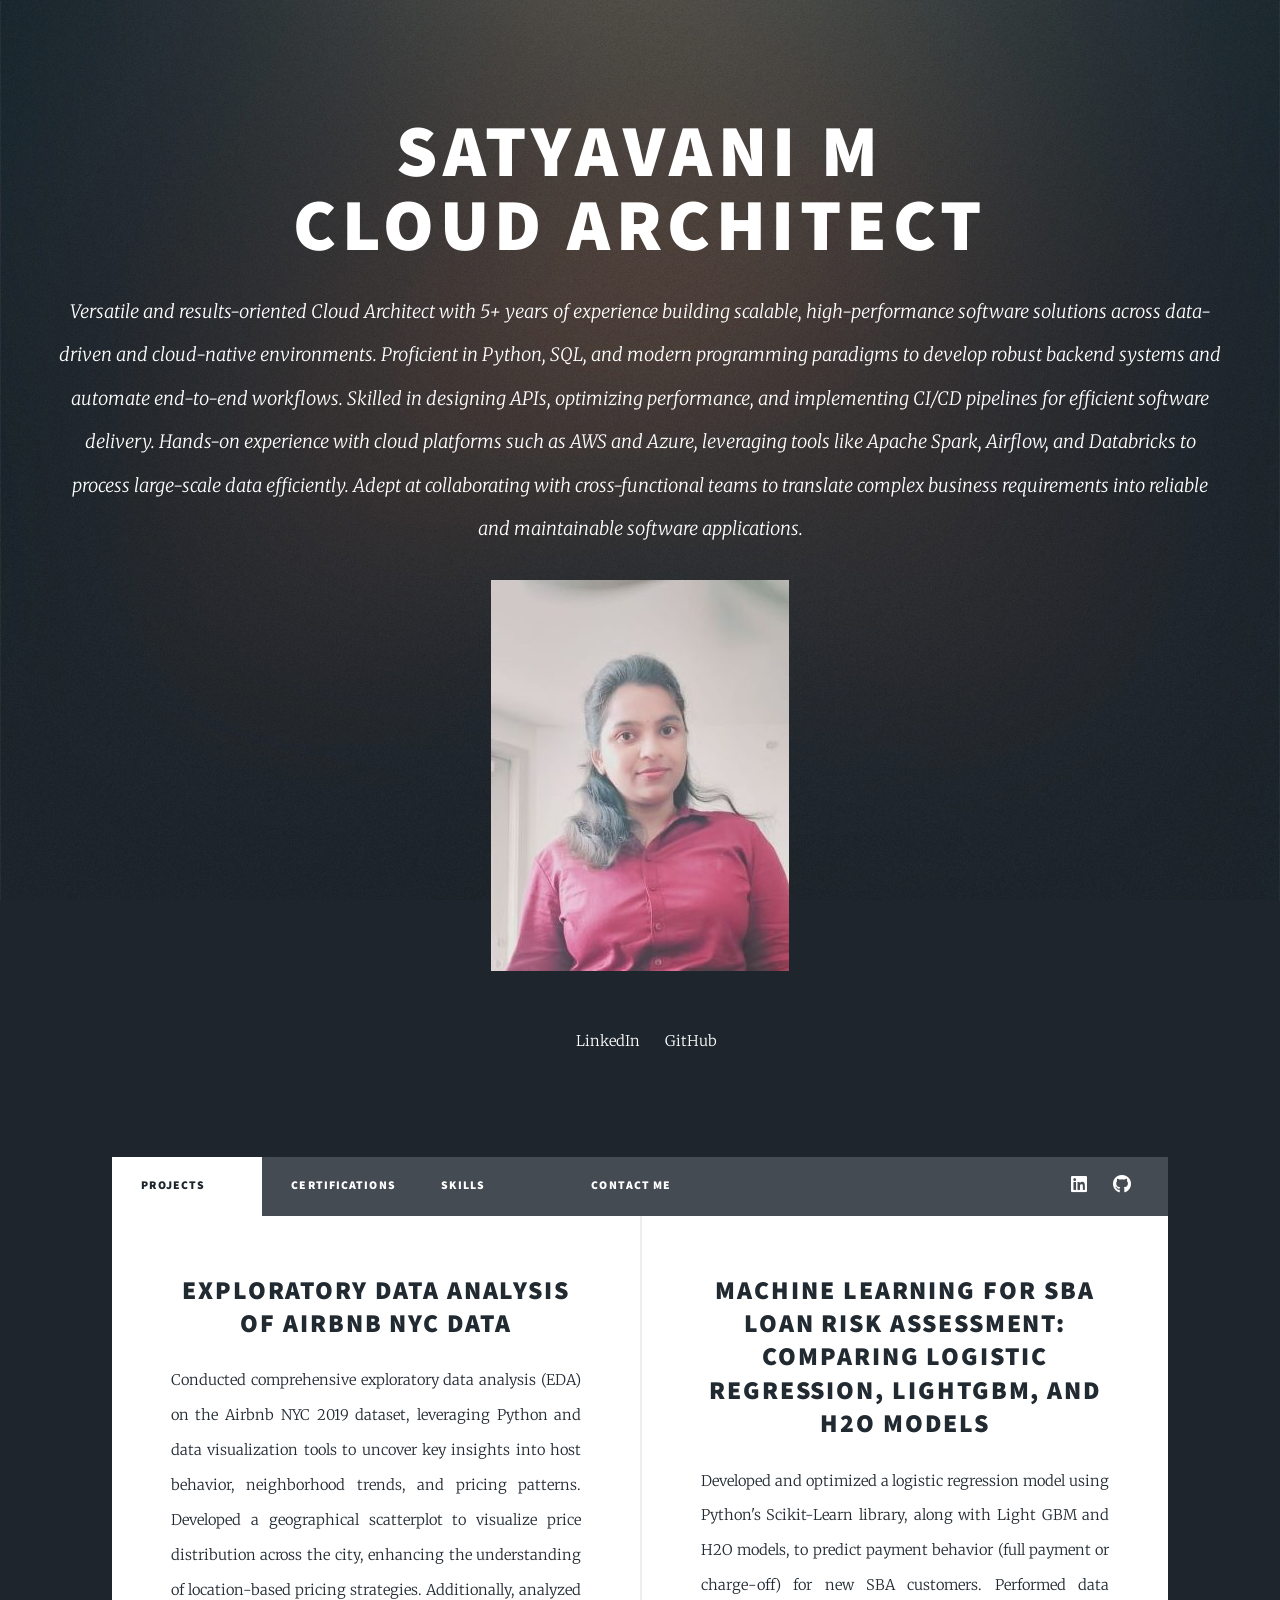
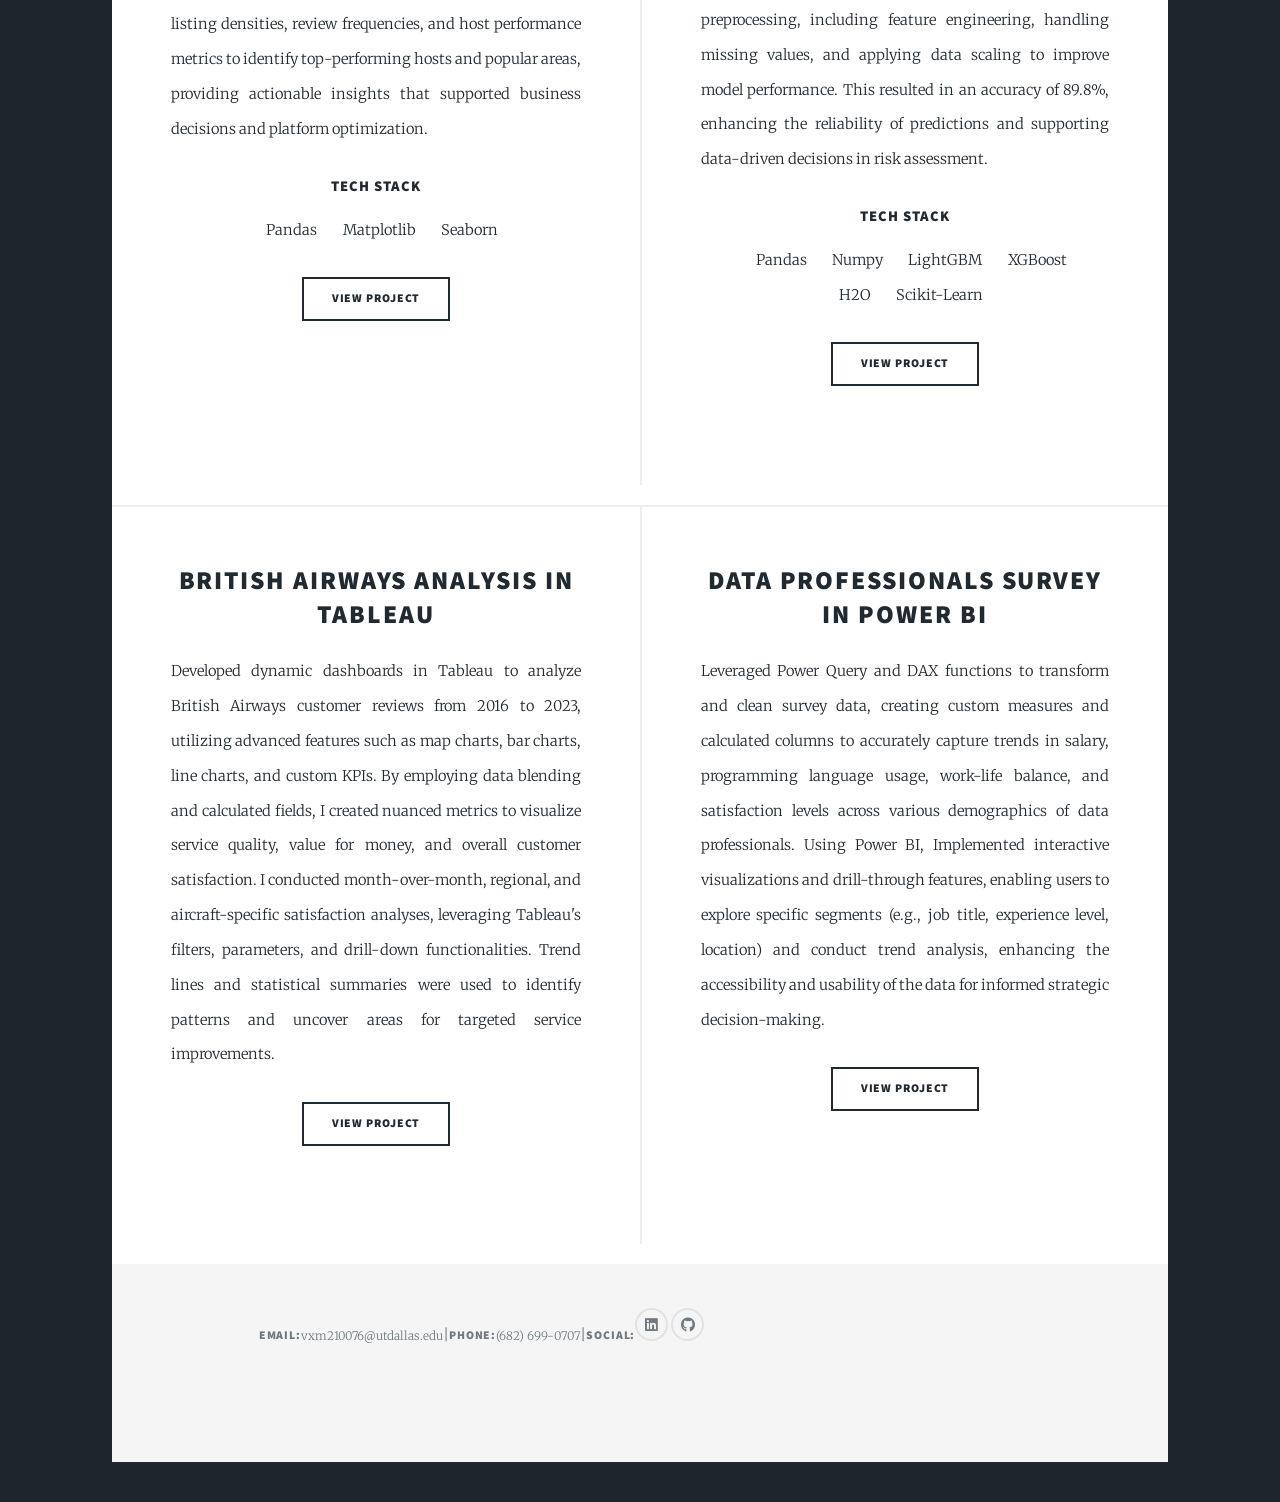
<file: index.html>
<!DOCTYPE HTML>
<!--
	Massively by HTML5 UP
	html5up.net | @ajlkn
	Free for personal and commercial use under the CCA 3.0 license (html5up.net/license)
-->
<html>
	<head>
		<title>Satyavani Marneedi Portfolio</title>
		<meta charset="utf-8" />
		<meta name="viewport" content="width=device-width, initial-scale=1, user-scalable=no" />
		<link rel="stylesheet" href="assets/css/main.css" />
		<noscript><link rel="stylesheet" href="assets/css/noscript.css" /></noscript>
	</head>
	<body class="is-preload">

		<!-- Wrapper -->
			<div id="wrapper" class="fade-in">

				<!-- Intro -->
					<div id="intro">
						<h1>SatyaVani M<br />
						Cloud Architect</h1>
						<p>Versatile and results-oriented Cloud Architect with 5+ years of experience building scalable, high-performance software solutions across data-driven and cloud-native environments. Proficient in Python, SQL, and modern programming paradigms to develop robust backend systems and automate end-to-end workflows. Skilled in designing APIs, optimizing performance, and implementing CI/CD pipelines for efficient software delivery. Hands-on experience with cloud platforms such as AWS and Azure, leveraging tools like Apache Spark, Airflow, and Databricks to process large-scale data efficiently. Adept at collaborating with cross-functional teams to translate complex business requirements into reliable and maintainable software applications.

</p>
						<a href="#" class="none"><img src="images/Vani_Portfolio.jpg" alt="" /></a>
						
						
						
						<ul class="inline-list">
							<li><a href="https://www.linkedin.com/in/vani-satya/" class="LinkedIn"><span class="label">LinkedIn</span></a></li> 
							<li><a href="https://github.com/vanisatya" class="Github"><span class="label">GitHub</span></a></li>	
						
					</div>


				<!-- Header -->
					<header id="header">
						<a href="index.html" class="logo">Projects</a>
					</header>

				<!-- Nav -->
					<nav id="nav">
						<ul class="links">
							<li class="active"><a href="index.html">Projects</a></li>
							<li><a href="generic.html">Certifications</a></li>
							<li><a href="elements.html">Skills</a></li>
							<li><a href="contact.html">Contact ME</a></li>
						</ul>
						<ul class="icons">
							
							<li><a href="https://www.linkedin.com/in/vani-satya/"class="icon brands alt fa-linkedin"><span class="label">LinkedIn</span></a></li>
							<li><a href="https://github.com/vanisatya" class="icon brands fa-github"><span class="label">GitHub</span></a></li>
						</ul>
					</nav>

				<!-- Main -->
					<div id="main">

						<!-- Featured Post -->
							

						<!-- Posts -->
							<section class="posts">
								<article>
									<header>
										<h2><a href="https://github.com/vanisatya/Exploratory-Data-Analysis-and-Visualizations-of-Airbnb-NYC-Data">Exploratory Data Analysis of Airbnb NYC Data<br />
										</a></h2>
									</header>
									<p>Conducted comprehensive exploratory data analysis (EDA) on 
										the Airbnb NYC 2019 dataset, leveraging Python and 
										data visualization tools to uncover key insights into 
										host behavior, neighborhood trends, and pricing 
										patterns. Developed a geographical scatterplot to 
										visualize price distribution across the city, 
										enhancing the understanding of location-based pricing 
										strategies. Additionally, analyzed listing densities, 
										review frequencies, and host performance metrics to 
										identify top-performing hosts and popular areas, 
										providing actionable insights that supported business 
										decisions and platform optimization.</p>
										

										<header>	
										
											<h4>Tech Stack</h4>
										<ul class="inline-list">
											<li>Pandas</li> 
											<li>Matplotlib</li>	
											<li>Seaborn</li>
											
										</ul>
											
										</header>
										

									<ul class="actions special">
										<li><a href="https://github.com/vanisatya/Exploratory-Data-Analysis-and-Visualizations-of-Airbnb-NYC-Data" class="button">View Project</a></li>
									</ul>
								</article>
								<article>
									<header>
										<h2><a href="https://github.com/vanisatya/Logistic-Regression-on-SBA-Customer-data">Machine Learning for SBA Loan Risk Assessment: Comparing Logistic Regression, LightGBM, and H2O Models<br />
										</a></h2>
									</header>
									<p>Developed and optimized a logistic regression model using Python's Scikit-Learn library, along with Light GBM and H2O models, to predict payment behavior (full payment or charge-off) for new SBA customers. Performed data preprocessing, including feature engineering, handling missing values, and applying data scaling to improve model performance. This resulted in an accuracy of 89.8%, enhancing the reliability of predictions and supporting data-driven decisions in risk assessment.</p>
									<header>	
										
										<h4>Tech Stack</h4>
									<ul class="inline-list">
										<li>Pandas</li> 
										<li>Numpy</li>	
										<li>LightGBM</li>
										<li>XGBoost</li>
										<li>H2O</li>
										<li>Scikit-Learn</li>
									</ul>
										
									</header>
									
									
									
									<ul class="actions special">
										<li><a href="https://github.com/vanisatya/Logistic-Regression-on-SBA-Customer-data" class="button">View Project</a></li>
									</ul>
								</article>
						
								<article>
									<header>
										
										<h2><a href="https://github.com/vanisatya/Tableau_British_Airways_Analysis_project">British Airways Analysis in Tableau<br />
										</a></h2>
									</header>
									
									<p>Developed dynamic dashboards in Tableau to analyze British Airways customer reviews from 2016 to 2023, utilizing advanced features such as map charts, bar charts, line charts, and custom KPIs. By employing data blending and calculated fields, I created nuanced metrics to visualize service quality, value for money, and overall customer satisfaction. I conducted month-over-month, regional, and aircraft-specific satisfaction analyses, leveraging Tableau's filters, parameters, and drill-down functionalities. Trend lines and statistical summaries were used to identify patterns and uncover areas for targeted service improvements.</p>
									<ul class="actions special">
										<li><a href="https://github.com/vanisatya/Tableau_British_Airways_Analysis_project" class="button">View Project</a></li>
									</ul>
								</article>
								<article>
									<header>

										<h2><a href="https://github.com/vanisatya/PowerBI_Data-professionals-survey_project">Data Professionals survey in Power BI <br />
										</a></h2>
									</header>
								
									<p>Leveraged Power Query and DAX functions to transform and clean survey data, creating custom measures and calculated columns to accurately capture trends in salary, programming language usage, work-life balance, and satisfaction levels across various demographics of data professionals. Using Power BI, Implemented interactive visualizations and drill-through features, enabling users to explore specific segments (e.g., job title, experience level, location) and conduct trend analysis, enhancing the accessibility and usability of the data for informed strategic decision-making.</p>
									<ul class="actions special">
										<li><a href="https://github.com/vanisatya/PowerBI_Data-professionals-survey_project" class="button">View Project</a></li>
									</ul>
								</article>
								
							</section>

						

					</div>

				<!-- Footer -->
					<footer id="footer">
						<section class="split contact">
							<section>
								
								<h3> </h3>
								<h3>Email: </h3>
								<p><a href="#">vxm210076@utdallas.edu</a></p>
								<a>|</a>
								<h3>Phone: </h3>
								<p><a href="#">(682) 699-0707</a></p>
								<a>|</a>
								
								<h3>Social: </h3>
								<ul class="icons alt">
									<li><a href="https://www.linkedin.com/in/vani-satya/" class="icon brands alt fa-linkedin"><span class="label">LinkedIn</span></a>
									<a href="https://github.com/vanisatya" class="icon brands alt fa-github"><span class="label">GitHub</span></a></li>
								</ul>
							</section>
					
						</section>
					
			</div>

		<!-- Scripts -->
			<script src="assets/js/jquery.min.js"></script>
			<script src="assets/js/jquery.scrollex.min.js"></script>
			<script src="assets/js/jquery.scrolly.min.js"></script>
			<script src="assets/js/browser.min.js"></script>
			<script src="assets/js/breakpoints.min.js"></script>
			<script src="assets/js/util.js"></script>
			<script src="assets/js/main.js"></script>

	</body>
</html>
</file>
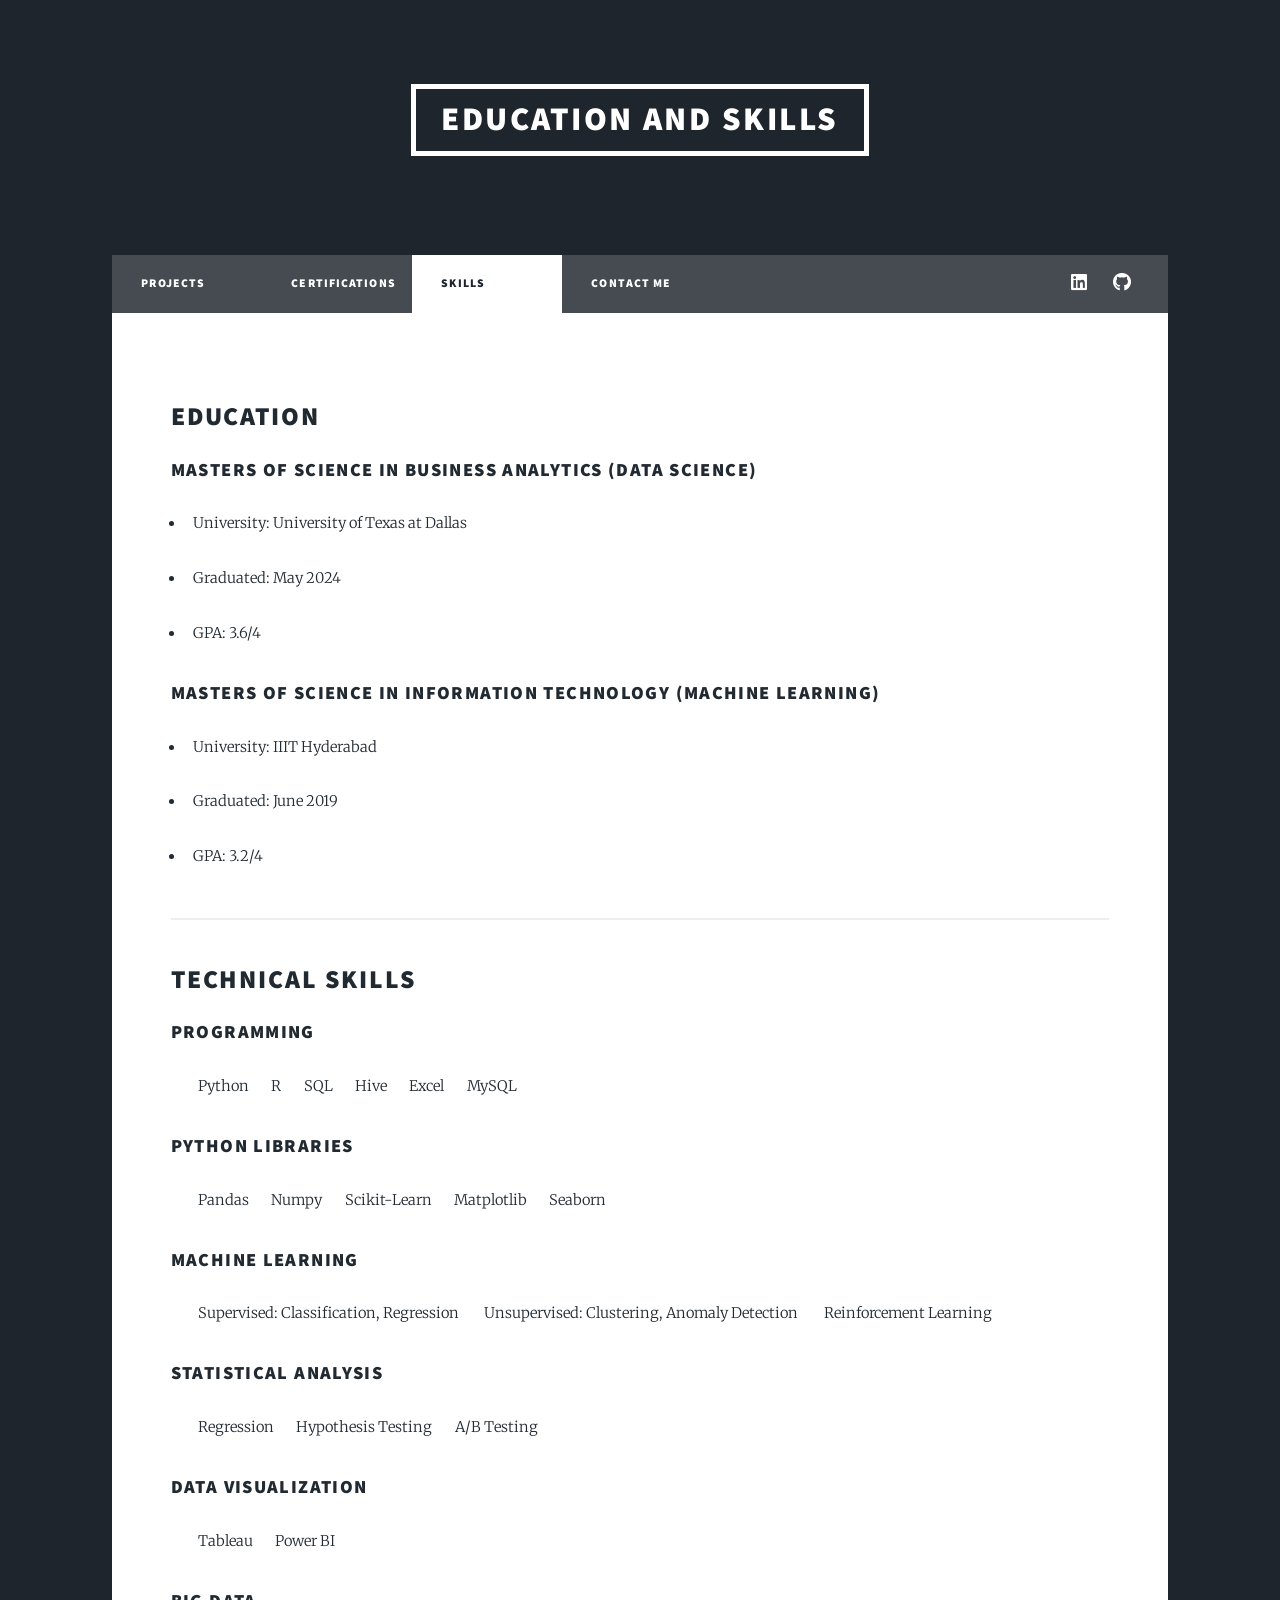
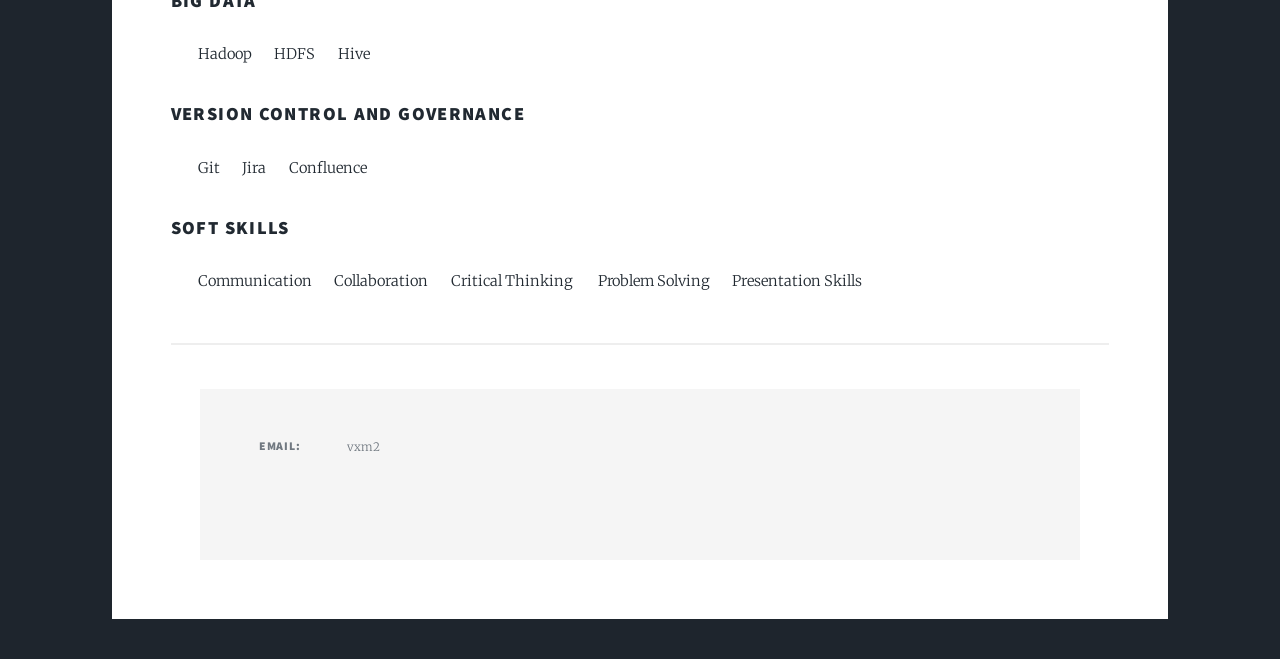
<file: static/elements.html>
<!DOCTYPE HTML>
<html>
	<head>
		<title>Education - Satyavani Portfolio</title>
		<meta charset="utf-8" />
		<meta name="viewport" content="width=device-width, initial-scale=1, user-scalable=no" />
		<link rel="stylesheet" href="/static/assets/css/main.css" />
		<noscript><link rel="stylesheet" href="/static/assets/css/noscript.css" /></noscript>
	</head>
	<body class="is-preload">

		<!-- Wrapper -->
		<div id="wrapper">

			<!-- Header -->
			<header id="header">
				<a href="index.html" class="logo">Education and Skills</a>
			</header>

			<!-- Nav -->
			<nav id="nav">
				<ul class="links">
					<li><a href="/">Projects</a></li>
					<li><a href="/generic.html">Certifications</a></li>
					<li class="active"><a href="/elements.html">Skills</a></li>
					<li><a href="/contact.html">Contact ME</a></li>
				</ul>
				<ul class="icons">
					<li><a href="https://www.linkedin.com/in/vani-satya/" class="icon brands alt fa-linkedin"><span class="label">LinkedIn</span></a></li>
					<li><a href="https://github.com/vanisatya" class="icon brands fa-github"><span class="label">GitHub</span></a></li>
				</ul>
			</nav>

			<!-- Main -->
			<div id="main">
				<!-- Post -->
				<section class="post">

					<!-- Education -->
					<h2>Education</h2>
					<h3>Masters of Science in Business Analytics (Data Science)</h3>
					<ul>
						<li>University: University of Texas at Dallas</li>
						<li>Graduated: May 2024</li>
						<li>GPA: 3.6/4</li>
					</ul>

					<h3>Masters of Science in Information Technology (Machine Learning)</h3>
					<ul>
						<li>University: IIIT Hyderabad</li>
						<li>Graduated: June 2019</li>
						<li>GPA: 3.2/4</li>
					</ul>

					<hr />

					<!-- Technical Skills -->
					<header>
						<h2>Technical Skills</h2>

						<h3>Programming</h3>
						<ul class="inline-list">
							<li>Python</li><li>R</li><li>SQL</li><li>Hive</li><li>Excel</li><li>MySQL</li>
						</ul>

						<h3>Python Libraries</h3>
						<ul class="inline-list">
							<li>Pandas</li><li>Numpy</li><li>Scikit-Learn</li><li>Matplotlib</li><li>Seaborn</li>
						</ul>

						<h3>Machine Learning</h3>
						<ul class="inline-list">
							<li>Supervised: Classification, Regression</li>
							<li>Unsupervised: Clustering, Anomaly Detection</li>
							<li>Reinforcement Learning</li>
						</ul>

						<h3>Statistical Analysis</h3>
						<ul class="inline-list">
							<li>Regression</li><li>Hypothesis Testing</li><li>A/B Testing</li>
						</ul>

						<h3>Data Visualization</h3>
						<ul class="inline-list">
							<li>Tableau</li><li>Power BI</li>
						</ul>

						<h3>Big Data</h3>
						<ul class="inline-list">
							<li>Hadoop</li><li>HDFS</li><li>Hive</li>
						</ul>

						<h3>Version Control and Governance</h3>
						<ul class="inline-list">
							<li>Git</li><li>Jira</li><li>Confluence</li>
						</ul>

						<h3>Soft Skills</h3>
						<ul class="inline-list">
							<li>Communication</li><li>Collaboration</li><li>Critical Thinking</li>
							<li>Problem Solving</li><li>Presentation Skills</li>
						</ul>
					</header>

					<hr />

					<!-- Footer -->
					<footer id="footer">
						<section class="split contact">
							<section>
								<h3 class="align-left">Email:</h3>
								<p><a href="#">vxm2
</file>
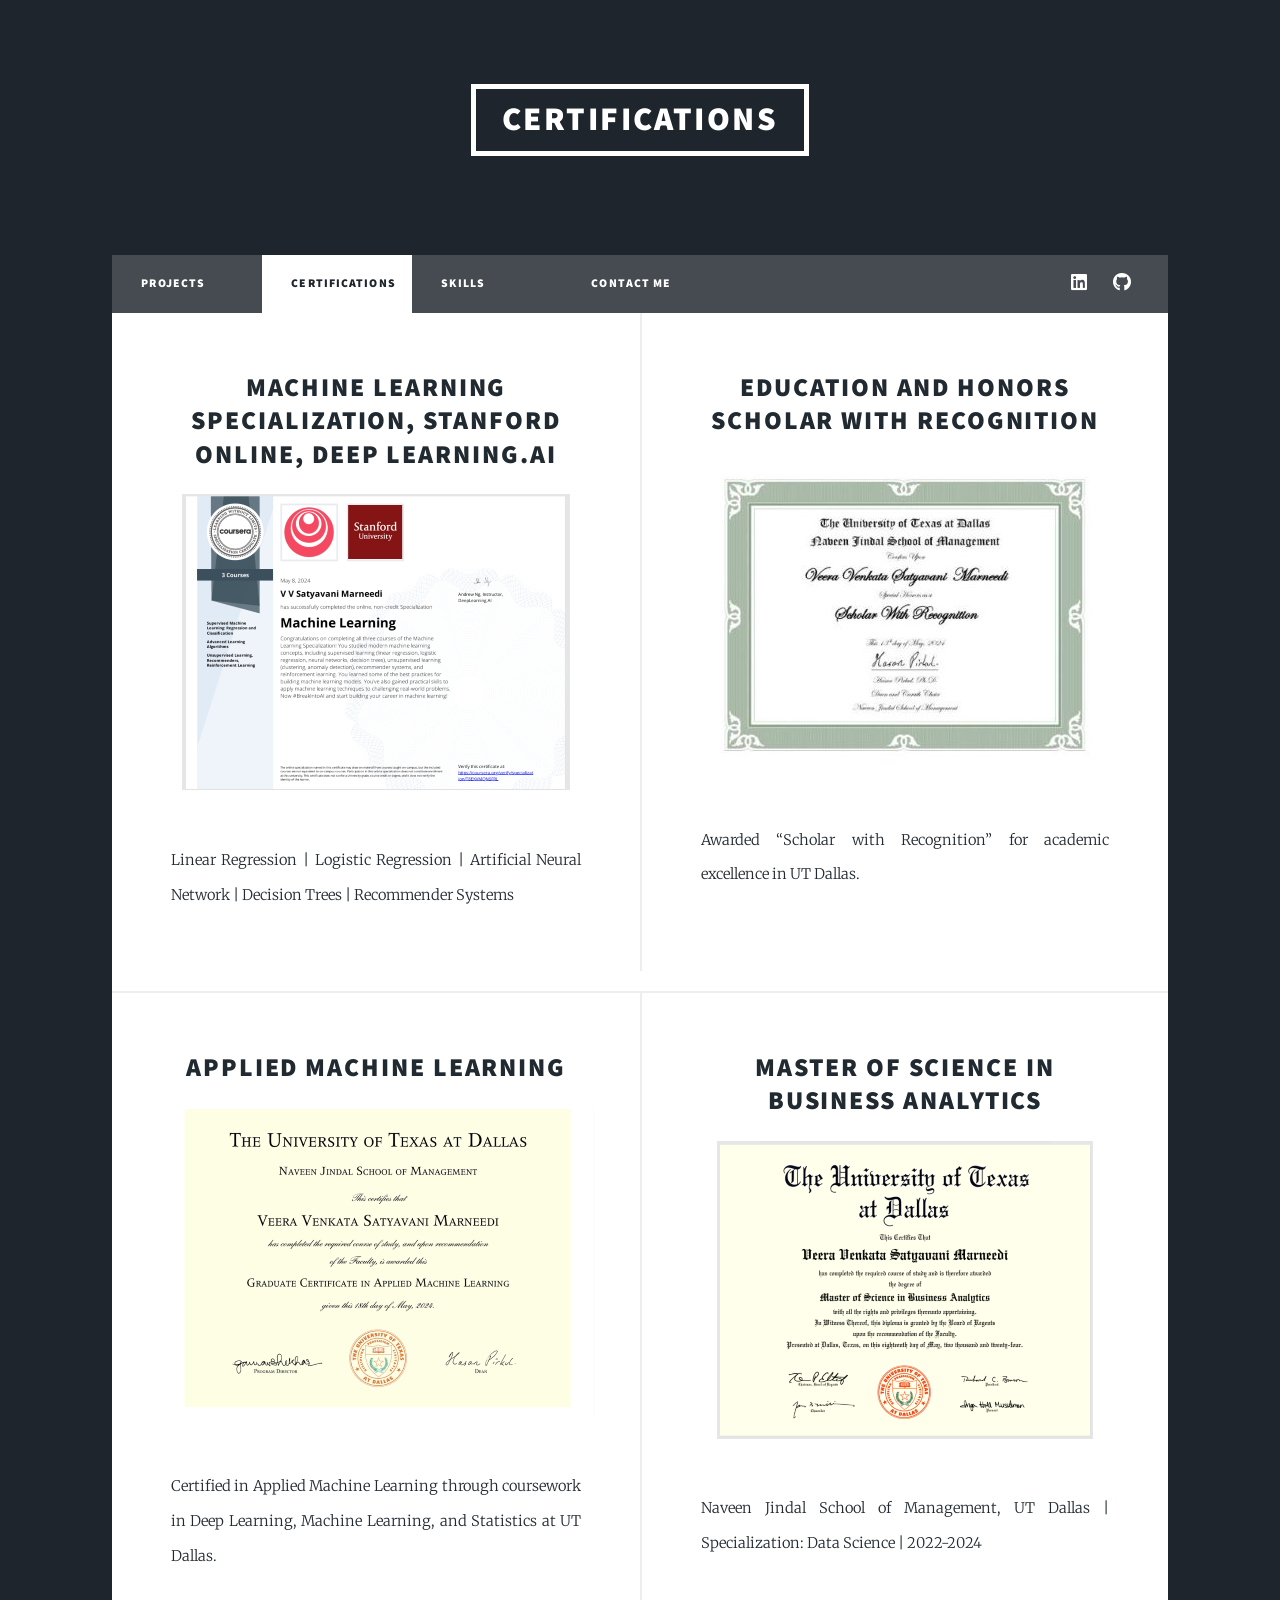
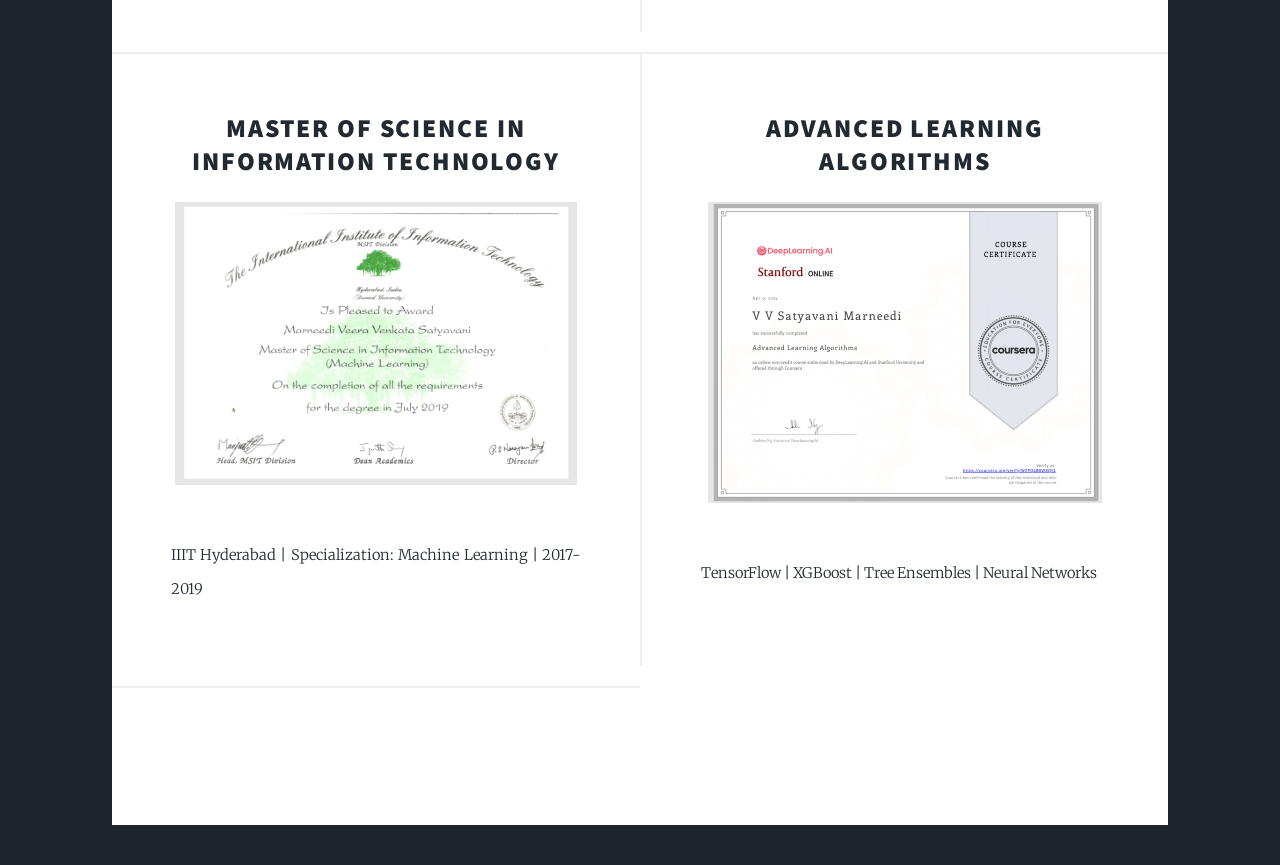
<file: static/generic.html>
<!DOCTYPE HTML>
<html>
	<head>
		<title>Certifications - Satyavani Marneedi Portfolio</title>
		<meta charset="utf-8" />
		<meta name="viewport" content="width=device-width, initial-scale=1, user-scalable=no" />
		<link rel="stylesheet" href="/static/assets/css/main.css" />
		<noscript><link rel="stylesheet" href="/static/assets/css/noscript.css" /></noscript>
	</head>
	<body class="is-preload">

		<!-- Wrapper -->
		<div id="wrapper">

			<!-- Header -->
			<header id="header">
				<a href="index.html" class="logo">Certifications</a>
			</header>

			<!-- Nav -->
			<nav id="nav">
				<ul class="links">
					<li><a href="/">Projects</a></li>
    				<li class="active"><a href="/generic.html">Certifications</a></li>
    				<li><a href="/elements.html">Skills</a></li>
    				<li><a href="/contact.html">Contact ME</a></li>
				</ul>
				<ul class="icons">
					<li><a href="https://www.linkedin.com/in/vani-satya/" class="icon brands alt fa-linkedin"><span class="label">LinkedIn</span></a></li>
					<li><a href="https://github.com/vanisatya" class="icon brands fa-github"><span class="label">GitHub</span></a></li>
				</ul>
			</nav>

			<!-- Main -->
			<div id="main">
				<!-- Posts -->
				<section class="posts">
					<article>
						<header>
							<h2><a href="#">Machine Learning Specialization, Stanford Online, Deep Learning.AI</a></h2>
							<a href="https://www.coursera.org/account/accomplishments/specialization/T8EKVMQN6FRL" class="none"><img src="/static/assets/images/ML_Spec.png" alt="" /></a>
						</header>
						<p>Linear Regression | Logistic Regression | Artificial Neural Network | Decision Trees | Recommender Systems</p>
					</article>
					
					<article>
						<header>
							<h2><a href="#">Education and Honors Scholar with Recognition</a></h2>
							<a href="#" class="none"><img src="/static/assets/images/scholar.jpg" alt="" /></a>
						</header>
						<p>Awarded “Scholar with Recognition” for academic excellence in UT Dallas.</p>
					</article>

					<article>
						<header>
							<h2><a href="#">Applied Machine Learning</a></h2>
							<a href="#" class="none"><img src="/static/assets/images/Applied_Machine_Learning.png" alt="" /></a>
						</header>
						<p>Certified in Applied Machine Learning through coursework in Deep Learning, Machine Learning, and Statistics at UT Dallas.</p>
					</article>

					<article>
						<header>
							<h2><a href="#">Master of Science in Business Analytics</a></h2>
							<a href="#" class="none"><img src="/static/assets/images/UTD_Masters.png" alt="" /></a>
						</header>
						<p>Naveen Jindal School of Management, UT Dallas | Specialization: Data Science | 2022-2024</p>
					</article>

					<article>
						<header>
							<h2><a href="#">Master of Science in Information Technology</a></h2>
							<a href="#" class="none"><img src="/static/assets/images/IIITH.png" alt="" /></a>
						</header>
						<p>IIIT Hyderabad | Specialization: Machine Learning | 2017-2019</p>
					</article>

					<article>
						<header>
							<h2><a href="#">Advanced Learning Algorithms</a></h2>
							<a href="https://www.coursera.org/account/accomplishments/verify/WZPQ48BW8Q5L" class="none"><img src="/static/assets/images/Adv_Algorithms.png" alt="" /></a>
						</header>
						<p>TensorFlow | XGBoost | Tree Ensembles | Neural Networks</p>
					</article>

					<article>
						<hea
</file>
<file: assets/css/main.css>
@import url(fontawesome-all.min.css);
@import url("https://fonts.googleapis.com/css?family=Merriweather:300,700,300italic,700italic|Source+Sans+Pro:900");

/*
	Massively by HTML5 UP
	html5up.net | @ajlkn
	Free for personal and commercial use under the CCA 3.0 license (html5up.net/license)
*/

html, body, div, span, applet, object,
iframe, h1, h2, h3, h4, h5, h6, p, blockquote,
pre, a, abbr, acronym, address, big, cite,
code, del, dfn, em, img, ins, kbd, q, s, samp,
small, strike, strong, sub, sup, tt, var, b,
u, i, center, dl, dt, dd, ol, ul, li, fieldset,
form, label, legend, table, caption, tbody,
tfoot, thead, tr, th, td, article, aside,
canvas, details, embed, figure, figcaption,
footer, header, hgroup, menu, nav, output, ruby,
section, summary, time, mark, audio, video {
	margin: 0;
	margin-bottom: 20px;
	padding: 0;
	border: 0;
	font-size: 100%;
	font: inherit;
	vertical-align: baseline;}

article, aside, details, figcaption, figure,
footer, header, hgroup, menu, nav, section {
	display: block;}

body {
	line-height: 1;
}

header {
    margin-bottom: 20px; /* Adjust this value as needed */
}

ol{
	list-style-type: none;
}

.inline-list {
    list-style-type: disc; /* This sets bullet points */
    padding-left: 20px; /* Optional: Adds space to the left of the list */
}



blockquote, q {
	quotes: none;
}

	blockquote:before, blockquote:after, q:before, q:after {
		content: '';
		content: none;
	}

table {
	border-collapse: collapse;
	border-spacing: 0;
}

body {
	-webkit-text-size-adjust: none;
}

mark {
	background-color: transparent;
	color: inherit;
}

input::-moz-focus-inner {
	border: 0;
	padding: 0;
}

input, select, textarea {
	-moz-appearance: none;
	-webkit-appearance: none;
	-ms-appearance: none;
	appearance: none;
}





/* Basic */

	@-ms-viewport {
		width: device-width;
	}

	body {
		-ms-overflow-style: scrollbar;
	}

	@media screen and (max-width: 480px) {

		html, body {
			min-width: 320px;
		}

	}

	html {
		box-sizing: border-box;
	}

	*, *:before, *:after {
		box-sizing: inherit;
	}

	body {
		background-color: #1e252d;
	}

		body.is-preload *, body.is-preload *:before, body.is-preload *:after {
			-moz-animation: none !important;
			-webkit-animation: none !important;
			-ms-animation: none !important;
			animation: none !important;
			-moz-transition: none !important;
			-webkit-transition: none !important;
			-ms-transition: none !important;
			transition: none !important;
		}

/* Type */

	html {
		font-size: 16pt;
	}

		@media screen and (max-width: 1680px) {

			html {
				font-size: 12pt;
			}

		}

		@media screen and (max-width: 1280px) {

			html {
				font-size: 11pt;
			}

		}

		@media screen and (max-width: 360px) {

			html {
				font-size: 10pt;
			}

		}

	body {
		color: #212931;
	}

	body, input, select, textarea {
		font-family: "Merriweather", Georgia, serif;
		font-weight: 300;
		font-size: 1rem;
		line-height: 2.375;
	}

	a {
		-moz-transition: color 0.2s ease-in-out, background-color 0.2s ease-in-out, border-color 0.2s ease-in-out, box-shadow 0.2s ease-in-out;
		-webkit-transition: color 0.2s ease-in-out, background-color 0.2s ease-in-out, border-color 0.2s ease-in-out, box-shadow 0.2s ease-in-out;
		-ms-transition: color 0.2s ease-in-out, background-color 0.2s ease-in-out, border-color 0.2s ease-in-out, box-shadow 0.2s ease-in-out;
		transition: color 0.2s ease-in-out, background-color 0.2s ease-in-out, border-color 0.2s ease-in-out, box-shadow 0.2s ease-in-out;
		border-bottom: none;
		text-decoration: none !important;
	}

		a:hover {
			border-bottom-color: transparent;
		}

	strong, b {
		font-weight: 600;
	}

	em, i {
		font-style: italic;
	}

	p {
		text-align: justify;
		margin: 0 0 2rem 0;
	}

	h1, h2, h3, h4, h5, h6 {
		font-family: "Source Sans Pro", Helvetica, sans-serif;
		font-weight: 900;
		line-height: 1.5;
		letter-spacing: 0.075em;
		text-transform: uppercase;
		margin: 0 0 1rem 0;
	}

		h1 a, h2 a, h3 a, h4 a, h5 a, h6 a {
			border-bottom: 0;
			color: inherit;
			text-decoration: none !important;
		}

	h1 {
		font-size: 4rem;
		line-height: 1.1;
		margin: 0 0 2rem 0;
	}

	h2 {
		font-size: 1.75rem;
		line-height: 1.3;
		margin: 0 0 1.5rem 0;
	}

	h3 {
		font-size: 1.25rem;
		margin: 0 0 1.5rem 0;
	}

	h4 {
		font-size: 1rem;
	}

	h5 {
		font-size: 0.9rem;
	}

	h6 {
		font-size: 0.8rem;
	}

	sub {
		font-size: 0.8rem;
		position: relative;
		top: 0.5rem;
	}

	sup {
		font-size: 0.8rem;
		position: relative;
		top: -0.5rem;
	}

	blockquote {
		border-left: solid 4px;
		font-style: italic;
		margin: 0 0 2rem 0;
		padding: 0.5rem 0 0.5rem 2rem;
	}

	code {
		border: solid 2px;
		font-family: "Courier New", monospace;
		font-size: 0.9rem;
		margin: 0 0.25rem;
		padding: 0.25rem 0.65rem;
	}

	pre {
		-webkit-overflow-scrolling: touch;
		font-family: "Courier New", monospace;
		font-size: 0.9rem;
		margin: 0 0 2rem 0;
	}

		pre code {
			display: block;
			line-height: 1.75;
			padding: 1rem 1.5rem;
			overflow-x: auto;
		}

	hr {
		border: 0;
		border-bottom: solid 2px;
		margin: 3rem 0;
	}

		hr.major {
			margin: 5rem 0;
		}

	.align-left {
		text-align: left;
	}

	.align-center {
		text-align: center;
	}

	.align-right {
		text-align: right;
	}

	input, select, textarea {
		color: #212931;
	}

	a {
		color: #212931;
		border-bottom-color: rgba(33, 41, 49, 0.5);
	}

		a:hover {
			border-bottom-color: transparent;
			color: #18bfef !important;
		}

	strong, b {
		color: #212931;
	}

	h1, h2, h3, h4, h5, h6 {
		color: #212931;
	}

	blockquote {
		border-left-color: #eeeeee;
	}

	code {
		background: rgba(220, 220, 220, 0.25);
		border-color: #eeeeee;
	}

	hr {
		border-bottom-color: #eeeeee;
	}

	.inline-list {
    
		list-style-type: disc; /* Keep bullet points */
	}
	
	.inline-list li {
		display: inline; /* Display items in a single line */
		margin-right: 15px; /* Optional: Add space between items */
	}

/* Row */

	.row {
		display: flex;
		flex-wrap: wrap;
		box-sizing: border-box;
		align-items: stretch;
	}

		.row > * {
			box-sizing: border-box;
		}

		.row.gtr-uniform > * > :last-child {
			margin-bottom: 0;
		}

		.row.aln-left {
			justify-content: flex-start;
		}

		.row.aln-center {
			justify-content: center;
		}

		.row.aln-right {
			justify-content: flex-end;
		}

		.row.aln-top {
			align-items: flex-start;
		}

		.row.aln-middle {
			align-items: center;
		}

		.row.aln-bottom {
			align-items: flex-end;
		}

		.row > .imp {
			order: -1;
		}

		.row > .col-1 {
			width: 8.33333%;
		}

		.row > .off-1 {
			margin-left: 8.33333%;
		}

		.row > .col-2 {
			width: 16.66667%;
		}

		.row > .off-2 {
			margin-left: 16.66667%;
		}

		.row > .col-3 {
			width: 25%;
		}

		.row > .off-3 {
			margin-left: 25%;
		}

		.row > .col-4 {
			width: 33.33333%;
		}

		.row > .off-4 {
			margin-left: 33.33333%;
		}

		.row > .col-5 {
			width: 41.66667%;
		}

		.row > .off-5 {
			margin-left: 41.66667%;
		}

		.row > .col-6 {
			width: 50%;
		}

		.row > .off-6 {
			margin-left: 50%;
		}

		.row > .col-7 {
			width: 58.33333%;
		}

		.row > .off-7 {
			margin-left: 58.33333%;
		}

		.row > .col-8 {
			width: 66.66667%;
		}

		.row > .off-8 {
			margin-left: 66.66667%;
		}

		.row > .col-9 {
			width: 75%;
		}

		.row > .off-9 {
			margin-left: 75%;
		}

		.row > .col-10 {
			width: 83.33333%;
		}

		.row > .off-10 {
			margin-left: 83.33333%;
		}

		.row > .col-11 {
			width: 91.66667%;
		}

		.row > .off-11 {
			margin-left: 91.66667%;
		}

		.row > .col-12 {
			width: 100%;
		}

		.row > .off-12 {
			margin-left: 100%;
		}

		.row.gtr-0 {
			margin-top: 0;
			margin-left: 0rem;
		}

			.row.gtr-0 > * {
				padding: 0 0 0 0rem;
			}

			.row.gtr-0.gtr-uniform {
				margin-top: 0rem;
			}

				.row.gtr-0.gtr-uniform > * {
					padding-top: 0rem;
				}

		.row.gtr-25 {
			margin-top: 0;
			margin-left: -0.375rem;
		}

			.row.gtr-25 > * {
				padding: 0 0 0 0.375rem;
			}

			.row.gtr-25.gtr-uniform {
				margin-top: -0.375rem;
			}

				.row.gtr-25.gtr-uniform > * {
					padding-top: 0.375rem;
				}

		.row.gtr-50 {
			margin-top: 0;
			margin-left: -0.75rem;
		}

			.row.gtr-50 > * {
				padding: 0 0 0 0.75rem;
			}

			.row.gtr-50.gtr-uniform {
				margin-top: -0.75rem;
			}

				.row.gtr-50.gtr-uniform > * {
					padding-top: 0.75rem;
				}

		.row {
			margin-top: 0;
			margin-left: -1.5rem;
		}

			.row > * {
				padding: 0 0 0 1.5rem;
			}

			.row.gtr-uniform {
				margin-top: -1.5rem;
			}

				.row.gtr-uniform > * {
					padding-top: 1.5rem;
				}

		.row.gtr-150 {
			margin-top: 0;
			margin-left: -2.25rem;
		}

			.row.gtr-150 > * {
				padding: 0 0 0 2.25rem;
			}

			.row.gtr-150.gtr-uniform {
				margin-top: -2.25rem;
			}

				.row.gtr-150.gtr-uniform > * {
					padding-top: 2.25rem;
				}

		.row.gtr-200 {
			margin-top: 0;
			margin-left: -3rem;
		}

			.row.gtr-200 > * {
				padding: 0 0 0 3rem;
			}

			.row.gtr-200.gtr-uniform {
				margin-top: -3rem;
			}

				.row.gtr-200.gtr-uniform > * {
					padding-top: 3rem;
				}

		@media screen and (max-width: 1680px) {

			.row {
				display: flex;
				flex-wrap: wrap;
				box-sizing: border-box;
				align-items: stretch;
			}

				.row > * {
					box-sizing: border-box;
				}

				.row.gtr-uniform > * > :last-child {
					margin-bottom: 0;
				}

				.row.aln-left {
					justify-content: flex-start;
				}

				.row.aln-center {
					justify-content: center;
				}

				.row.aln-right {
					justify-content: flex-end;
				}

				.row.aln-top {
					align-items: flex-start;
				}

				.row.aln-middle {
					align-items: center;
				}

				.row.aln-bottom {
					align-items: flex-end;
				}

				.row > .imp-xlarge {
					order: -1;
				}

				.row > .col-1-xlarge {
					width: 8.33333%;
				}

				.row > .off-1-xlarge {
					margin-left: 8.33333%;
				}

				.row > .col-2-xlarge {
					width: 16.66667%;
				}

				.row > .off-2-xlarge {
					margin-left: 16.66667%;
				}

				.row > .col-3-xlarge {
					width: 25%;
				}

				.row > .off-3-xlarge {
					margin-left: 25%;
				}

				.row > .col-4-xlarge {
					width: 33.33333%;
				}

				.row > .off-4-xlarge {
					margin-left: 33.33333%;
				}

				.row > .col-5-xlarge {
					width: 41.66667%;
				}

				.row > .off-5-xlarge {
					margin-left: 41.66667%;
				}

				.row > .col-6-xlarge {
					width: 50%;
				}

				.row > .off-6-xlarge {
					margin-left: 50%;
				}

				.row > .col-7-xlarge {
					width: 58.33333%;
				}

				.row > .off-7-xlarge {
					margin-left: 58.33333%;
				}

				.row > .col-8-xlarge {
					width: 66.66667%;
				}

				.row > .off-8-xlarge {
					margin-left: 66.66667%;
				}

				.row > .col-9-xlarge {
					width: 75%;
				}

				.row > .off-9-xlarge {
					margin-left: 75%;
				}

				.row > .col-10-xlarge {
					width: 83.33333%;
				}

				.row > .off-10-xlarge {
					margin-left: 83.33333%;
				}

				.row > .col-11-xlarge {
					width: 91.66667%;
				}

				.row > .off-11-xlarge {
					margin-left: 91.66667%;
				}

				.row > .col-12-xlarge {
					width: 100%;
				}

				.row > .off-12-xlarge {
					margin-left: 100%;
				}

				.row.gtr-0 {
					margin-top: 0;
					margin-left: 0rem;
				}

					.row.gtr-0 > * {
						padding: 0 0 0 0rem;
					}

					.row.gtr-0.gtr-uniform {
						margin-top: 0rem;
					}

						.row.gtr-0.gtr-uniform > * {
							padding-top: 0rem;
						}

				.row.gtr-25 {
					margin-top: 0;
					margin-left: -0.375rem;
				}

					.row.gtr-25 > * {
						padding: 0 0 0 0.375rem;
					}

					.row.gtr-25.gtr-uniform {
						margin-top: -0.375rem;
					}

						.row.gtr-25.gtr-uniform > * {
							padding-top: 0.375rem;
						}

				.row.gtr-50 {
					margin-top: 0;
					margin-left: -0.75rem;
				}

					.row.gtr-50 > * {
						padding: 0 0 0 0.75rem;
					}

					.row.gtr-50.gtr-uniform {
						margin-top: -0.75rem;
					}

						.row.gtr-50.gtr-uniform > * {
							padding-top: 0.75rem;
						}

				.row {
					margin-top: 0;
					margin-left: -1.5rem;
				}

					.row > * {
						padding: 0 0 0 1.5rem;
					}

					.row.gtr-uniform {
						margin-top: -1.5rem;
					}

						.row.gtr-uniform > * {
							padding-top: 1.5rem;
						}

				.row.gtr-150 {
					margin-top: 0;
					margin-left: -2.25rem;
				}

					.row.gtr-150 > * {
						padding: 0 0 0 2.25rem;
					}

					.row.gtr-150.gtr-uniform {
						margin-top: -2.25rem;
					}

						.row.gtr-150.gtr-uniform > * {
							padding-top: 2.25rem;
						}

				.row.gtr-200 {
					margin-top: 0;
					margin-left: -3rem;
				}

					.row.gtr-200 > * {
						padding: 0 0 0 3rem;
					}

					.row.gtr-200.gtr-uniform {
						margin-top: -3rem;
					}

						.row.gtr-200.gtr-uniform > * {
							padding-top: 3rem;
						}

		}

		@media screen and (max-width: 1280px) {

			.row {
				display: flex;
				flex-wrap: wrap;
				box-sizing: border-box;
				align-items: stretch;
			}

				.row > * {
					box-sizing: border-box;
				}

				.row.gtr-uniform > * > :last-child {
					margin-bottom: 0;
				}

				.row.aln-left {
					justify-content: flex-start;
				}

				.row.aln-center {
					justify-content: center;
				}

				.row.aln-right {
					justify-content: flex-end;
				}

				.row.aln-top {
					align-items: flex-start;
				}

				.row.aln-middle {
					align-items: center;
				}

				.row.aln-bottom {
					align-items: flex-end;
				}

				.row > .imp-large {
					order: -1;
				}

				.row > .col-1-large {
					width: 8.33333%;
				}

				.row > .off-1-large {
					margin-left: 8.33333%;
				}

				.row > .col-2-large {
					width: 16.66667%;
				}

				.row > .off-2-large {
					margin-left: 16.66667%;
				}

				.row > .col-3-large {
					width: 25%;
				}

				.row > .off-3-large {
					margin-left: 25%;
				}

				.row > .col-4-large {
					width: 33.33333%;
				}

				.row > .off-4-large {
					margin-left: 33.33333%;
				}

				.row > .col-5-large {
					width: 41.66667%;
				}

				.row > .off-5-large {
					margin-left: 41.66667%;
				}

				.row > .col-6-large {
					width: 50%;
				}

				.row > .off-6-large {
					margin-left: 50%;
				}

				.row > .col-7-large {
					width: 58.33333%;
				}

				.row > .off-7-large {
					margin-left: 58.33333%;
				}

				.row > .col-8-large {
					width: 66.66667%;
				}

				.row > .off-8-large {
					margin-left: 66.66667%;
				}

				.row > .col-9-large {
					width: 75%;
				}

				.row > .off-9-large {
					margin-left: 75%;
				}

				.row > .col-10-large {
					width: 83.33333%;
				}

				.row > .off-10-large {
					margin-left: 83.33333%;
				}

				.row > .col-11-large {
					width: 91.66667%;
				}

				.row > .off-11-large {
					margin-left: 91.66667%;
				}

				.row > .col-12-large {
					width: 100%;
				}

				.row > .off-12-large {
					margin-left: 100%;
				}

				.row.gtr-0 {
					margin-top: 0;
					margin-left: 0rem;
				}

					.row.gtr-0 > * {
						padding: 0 0 0 0rem;
					}

					.row.gtr-0.gtr-uniform {
						margin-top: 0rem;
					}

						.row.gtr-0.gtr-uniform > * {
							padding-top: 0rem;
						}

				.row.gtr-25 {
					margin-top: 0;
					margin-left: -0.375rem;
				}

					.row.gtr-25 > * {
						padding: 0 0 0 0.375rem;
					}

					.row.gtr-25.gtr-uniform {
						margin-top: -0.375rem;
					}

						.row.gtr-25.gtr-uniform > * {
							padding-top: 0.375rem;
						}

				.row.gtr-50 {
					margin-top: 0;
					margin-left: -0.75rem;
				}

					.row.gtr-50 > * {
						padding: 0 0 0 0.75rem;
					}

					.row.gtr-50.gtr-uniform {
						margin-top: -0.75rem;
					}

						.row.gtr-50.gtr-uniform > * {
							padding-top: 0.75rem;
						}

				.row {
					margin-top: 0;
					margin-left: -1.5rem;
				}

					.row > * {
						padding: 0 0 0 1.5rem;
					}

					.row.gtr-uniform {
						margin-top: -1.5rem;
					}

						.row.gtr-uniform > * {
							padding-top: 1.5rem;
						}

				.row.gtr-150 {
					margin-top: 0;
					margin-left: -2.25rem;
				}

					.row.gtr-150 > * {
						padding: 0 0 0 2.25rem;
					}

					.row.gtr-150.gtr-uniform {
						margin-top: -2.25rem;
					}

						.row.gtr-150.gtr-uniform > * {
							padding-top: 2.25rem;
						}

				.row.gtr-200 {
					margin-top: 0;
					margin-left: -3rem;
				}

					.row.gtr-200 > * {
						padding: 0 0 0 3rem;
					}

					.row.gtr-200.gtr-uniform {
						margin-top: -3rem;
					}

						.row.gtr-200.gtr-uniform > * {
							padding-top: 3rem;
						}

		}

		@media screen and (max-width: 980px) {

			.row {
				display: flex;
				flex-wrap: wrap;
				box-sizing: border-box;
				align-items: stretch;
			}

				.row > * {
					box-sizing: border-box;
				}

				.row.gtr-uniform > * > :last-child {
					margin-bottom: 0;
				}

				.row.aln-left {
					justify-content: flex-start;
				}

				.row.aln-center {
					justify-content: center;
				}

				.row.aln-right {
					justify-content: flex-end;
				}

				.row.aln-top {
					align-items: flex-start;
				}

				.row.aln-middle {
					align-items: center;
				}

				.row.aln-bottom {
					align-items: flex-end;
				}

				.row > .imp-medium {
					order: -1;
				}

				.row > .col-1-medium {
					width: 8.33333%;
				}

				.row > .off-1-medium {
					margin-left: 8.33333%;
				}

				.row > .col-2-medium {
					width: 16.66667%;
				}

				.row > .off-2-medium {
					margin-left: 16.66667%;
				}

				.row > .col-3-medium {
					width: 25%;
				}

				.row > .off-3-medium {
					margin-left: 25%;
				}

				.row > .col-4-medium {
					width: 33.33333%;
				}

				.row > .off-4-medium {
					margin-left: 33.33333%;
				}

				.row > .col-5-medium {
					width: 41.66667%;
				}

				.row > .off-5-medium {
					margin-left: 41.66667%;
				}

				.row > .col-6-medium {
					width: 50%;
				}

				.row > .off-6-medium {
					margin-left: 50%;
				}

				.row > .col-7-medium {
					width: 58.33333%;
				}

				.row > .off-7-medium {
					margin-left: 58.33333%;
				}

				.row > .col-8-medium {
					width: 66.66667%;
				}

				.row > .off-8-medium {
					margin-left: 66.66667%;
				}

				.row > .col-9-medium {
					width: 75%;
				}

				.row > .off-9-medium {
					margin-left: 75%;
				}

				.row > .col-10-medium {
					width: 83.33333%;
				}

				.row > .off-10-medium {
					margin-left: 83.33333%;
				}

				.row > .col-11-medium {
					width: 91.66667%;
				}

				.row > .off-11-medium {
					margin-left: 91.66667%;
				}

				.row > .col-12-medium {
					width: 100%;
				}

				.row > .off-12-medium {
					margin-left: 100%;
				}

				.row.gtr-0 {
					margin-top: 0;
					margin-left: 0rem;
				}

					.row.gtr-0 > * {
						padding: 0 0 0 0rem;
					}

					.row.gtr-0.gtr-uniform {
						margin-top: 0rem;
					}

						.row.gtr-0.gtr-uniform > * {
							padding-top: 0rem;
						}

				.row.gtr-25 {
					margin-top: 0;
					margin-left: -0.375rem;
				}

					.row.gtr-25 > * {
						padding: 0 0 0 0.375rem;
					}

					.row.gtr-25.gtr-uniform {
						margin-top: -0.375rem;
					}

						.row.gtr-25.gtr-uniform > * {
							padding-top: 0.375rem;
						}

				.row.gtr-50 {
					margin-top: 0;
					margin-left: -0.75rem;
				}

					.row.gtr-50 > * {
						padding: 0 0 0 0.75rem;
					}

					.row.gtr-50.gtr-uniform {
						margin-top: -0.75rem;
					}

						.row.gtr-50.gtr-uniform > * {
							padding-top: 0.75rem;
						}

				.row {
					margin-top: 0;
					margin-left: -1.5rem;
				}

					.row > * {
						padding: 0 0 0 1.5rem;
					}

					.row.gtr-uniform {
						margin-top: -1.5rem;
					}

						.row.gtr-uniform > * {
							padding-top: 1.5rem;
						}

				.row.gtr-150 {
					margin-top: 0;
					margin-left: -2.25rem;
				}

					.row.gtr-150 > * {
						padding: 0 0 0 2.25rem;
					}

					.row.gtr-150.gtr-uniform {
						margin-top: -2.25rem;
					}

						.row.gtr-150.gtr-uniform > * {
							padding-top: 2.25rem;
						}

				.row.gtr-200 {
					margin-top: 0;
					margin-left: -3rem;
				}

					.row.gtr-200 > * {
						padding: 0 0 0 3rem;
					}

					.row.gtr-200.gtr-uniform {
						margin-top: -3rem;
					}

						.row.gtr-200.gtr-uniform > * {
							padding-top: 3rem;
						}

		}

		@media screen and (max-width: 736px) {

			.row {
				display: flex;
				flex-wrap: wrap;
				box-sizing: border-box;
				align-items: stretch;
			}

				.row > * {
					box-sizing: border-box;
				}

				.row.gtr-uniform > * > :last-child {
					margin-bottom: 0;
				}

				.row.aln-left {
					justify-content: flex-start;
				}

				.row.aln-center {
					justify-content: center;
				}

				.row.aln-right {
					justify-content: flex-end;
				}

				.row.aln-top {
					align-items: flex-start;
				}

				.row.aln-middle {
					align-items: center;
				}

				.row.aln-bottom {
					align-items: flex-end;
				}

				.row > .imp-small {
					order: -1;
				}

				.row > .col-1-small {
					width: 8.33333%;
				}

				.row > .off-1-small {
					margin-left: 8.33333%;
				}

				.row > .col-2-small {
					width: 16.66667%;
				}

				.row > .off-2-small {
					margin-left: 16.66667%;
				}

				.row > .col-3-small {
					width: 25%;
				}

				.row > .off-3-small {
					margin-left: 25%;
				}

				.row > .col-4-small {
					width: 33.33333%;
				}

				.row > .off-4-small {
					margin-left: 33.33333%;
				}

				.row > .col-5-small {
					width: 41.66667%;
				}

				.row > .off-5-small {
					margin-left: 41.66667%;
				}

				.row > .col-6-small {
					width: 50%;
				}

				.row > .off-6-small {
					margin-left: 50%;
				}

				.row > .col-7-small {
					width: 58.33333%;
				}

				.row > .off-7-small {
					margin-left: 58.33333%;
				}

				.row > .col-8-small {
					width: 66.66667%;
				}

				.row > .off-8-small {
					margin-left: 66.66667%;
				}

				.row > .col-9-small {
					width: 75%;
				}

				.row > .off-9-small {
					margin-left: 75%;
				}

				.row > .col-10-small {
					width: 83.33333%;
				}

				.row > .off-10-small {
					margin-left: 83.33333%;
				}

				.row > .col-11-small {
					width: 91.66667%;
				}

				.row > .off-11-small {
					margin-left: 91.66667%;
				}

				.row > .col-12-small {
					width: 100%;
				}

				.row > .off-12-small {
					margin-left: 100%;
				}

				.row.gtr-0 {
					margin-top: 0;
					margin-left: 0rem;
				}

					.row.gtr-0 > * {
						padding: 0 0 0 0rem;
					}

					.row.gtr-0.gtr-uniform {
						margin-top: 0rem;
					}

						.row.gtr-0.gtr-uniform > * {
							padding-top: 0rem;
						}

				.row.gtr-25 {
					margin-top: 0;
					margin-left: -0.375rem;
				}

					.row.gtr-25 > * {
						padding: 0 0 0 0.375rem;
					}

					.row.gtr-25.gtr-uniform {
						margin-top: -0.375rem;
					}

						.row.gtr-25.gtr-uniform > * {
							padding-top: 0.375rem;
						}

				.row.gtr-50 {
					margin-top: 0;
					margin-left: -0.75rem;
				}

					.row.gtr-50 > * {
						padding: 0 0 0 0.75rem;
					}

					.row.gtr-50.gtr-uniform {
						margin-top: -0.75rem;
					}

						.row.gtr-50.gtr-uniform > * {
							padding-top: 0.75rem;
						}

				.row {
					margin-top: 0;
					margin-left: -1.5rem;
				}

					.row > * {
						padding: 0 0 0 1.5rem;
					}

					.row.gtr-uniform {
						margin-top: -1.5rem;
					}

						.row.gtr-uniform > * {
							padding-top: 1.5rem;
						}

				.row.gtr-150 {
					margin-top: 0;
					margin-left: -2.25rem;
				}

					.row.gtr-150 > * {
						padding: 0 0 0 2.25rem;
					}

					.row.gtr-150.gtr-uniform {
						margin-top: -2.25rem;
					}

						.row.gtr-150.gtr-uniform > * {
							padding-top: 2.25rem;
						}

				.row.gtr-200 {
					margin-top: 0;
					margin-left: -3rem;
				}

					.row.gtr-200 > * {
						padding: 0 0 0 3rem;
					}

					.row.gtr-200.gtr-uniform {
						margin-top: -3rem;
					}

						.row.gtr-200.gtr-uniform > * {
							padding-top: 3rem;
						}

		}

		@media screen and (max-width: 480px) {

			.row {
				display: flex;
				flex-wrap: wrap;
				box-sizing: border-box;
				align-items: stretch;
			}

				.row > * {
					box-sizing: border-box;
				}

				.row.gtr-uniform > * > :last-child {
					margin-bottom: 0;
				}

				.row.aln-left {
					justify-content: flex-start;
				}

				.row.aln-center {
					justify-content: center;
				}

				.row.aln-right {
					justify-content: flex-end;
				}

				.row.aln-top {
					align-items: flex-start;
				}

				.row.aln-middle {
					align-items: center;
				}

				.row.aln-bottom {
					align-items: flex-end;
				}

				.row > .imp-xsmall {
					order: -1;
				}

				.row > .col-1-xsmall {
					width: 8.33333%;
				}

				.row > .off-1-xsmall {
					margin-left: 8.33333%;
				}

				.row > .col-2-xsmall {
					width: 16.66667%;
				}

				.row > .off-2-xsmall {
					margin-left: 16.66667%;
				}

				.row > .col-3-xsmall {
					width: 25%;
				}

				.row > .off-3-xsmall {
					margin-left: 25%;
				}

				.row > .col-4-xsmall {
					width: 33.33333%;
				}

				.row > .off-4-xsmall {
					margin-left: 33.33333%;
				}

				.row > .col-5-xsmall {
					width: 41.66667%;
				}

				.row > .off-5-xsmall {
					margin-left: 41.66667%;
				}

				.row > .col-6-xsmall {
					width: 50%;
				}

				.row > .off-6-xsmall {
					margin-left: 50%;
				}

				.row > .col-7-xsmall {
					width: 58.33333%;
				}

				.row > .off-7-xsmall {
					margin-left: 58.33333%;
				}

				.row > .col-8-xsmall {
					width: 66.66667%;
				}

				.row > .off-8-xsmall {
					margin-left: 66.66667%;
				}

				.row > .col-9-xsmall {
					width: 75%;
				}

				.row > .off-9-xsmall {
					margin-left: 75%;
				}

				.row > .col-10-xsmall {
					width: 83.33333%;
				}

				.row > .off-10-xsmall {
					margin-left: 83.33333%;
				}

				.row > .col-11-xsmall {
					width: 91.66667%;
				}

				.row > .off-11-xsmall {
					margin-left: 91.66667%;
				}

				.row > .col-12-xsmall {
					width: 100%;
				}

				.row > .off-12-xsmall {
					margin-left: 100%;
				}

				.row.gtr-0 {
					margin-top: 0;
					margin-left: 0rem;
				}

					.row.gtr-0 > * {
						padding: 0 0 0 0rem;
					}

					.row.gtr-0.gtr-uniform {
						margin-top: 0rem;
					}

						.row.gtr-0.gtr-uniform > * {
							padding-top: 0rem;
						}

				.row.gtr-25 {
					margin-top: 0;
					margin-left: -0.375rem;
				}

					.row.gtr-25 > * {
						padding: 0 0 0 0.375rem;
					}

					.row.gtr-25.gtr-uniform {
						margin-top: -0.375rem;
					}

						.row.gtr-25.gtr-uniform > * {
							padding-top: 0.375rem;
						}

				.row.gtr-50 {
					margin-top: 0;
					margin-left: -0.75rem;
				}

					.row.gtr-50 > * {
						padding: 0 0 0 0.75rem;
					}

					.row.gtr-50.gtr-uniform {
						margin-top: -0.75rem;
					}

						.row.gtr-50.gtr-uniform > * {
							padding-top: 0.75rem;
						}

				.row {
					margin-top: 0;
					margin-left: -1.5rem;
				}

					.row > * {
						padding: 0 0 0 1.5rem;
					}

					.row.gtr-uniform {
						margin-top: -1.5rem;
					}

						.row.gtr-uniform > * {
							padding-top: 1.5rem;
						}

				.row.gtr-150 {
					margin-top: 0;
					margin-left: -2.25rem;
				}

					.row.gtr-150 > * {
						padding: 0 0 0 2.25rem;
					}

					.row.gtr-150.gtr-uniform {
						margin-top: -2.25rem;
					}

						.row.gtr-150.gtr-uniform > * {
							padding-top: 2.25rem;
						}

				.row.gtr-200 {
					margin-top: 0;
					margin-left: -3rem;
				}

					.row.gtr-200 > * {
						padding: 0 0 0 3rem;
					}

					.row.gtr-200.gtr-uniform {
						margin-top: -3rem;
					}

						.row.gtr-200.gtr-uniform > * {
							padding-top: 3rem;
						}

		}

		@media screen and (max-width: 360px) {

			.row {
				display: flex;
				flex-wrap: wrap;
				box-sizing: border-box;
				align-items: stretch;
			}

				.row > * {
					box-sizing: border-box;
				}

				.row.gtr-uniform > * > :last-child {
					margin-bottom: 0;
				}

				.row.aln-left {
					justify-content: flex-start;
				}

				.row.aln-center {
					justify-content: center;
				}

				.row.aln-right {
					justify-content: flex-end;
				}

				.row.aln-top {
					align-items: flex-start;
				}

				.row.aln-middle {
					align-items: center;
				}

				.row.aln-bottom {
					align-items: flex-end;
				}

				.row > .imp-xxsmall {
					order: -1;
				}

				.row > .col-1-xxsmall {
					width: 8.33333%;
				}

				.row > .off-1-xxsmall {
					margin-left: 8.33333%;
				}

				.row > .col-2-xxsmall {
					width: 16.66667%;
				}

				.row > .off-2-xxsmall {
					margin-left: 16.66667%;
				}

				.row > .col-3-xxsmall {
					width: 25%;
				}

				.row > .off-3-xxsmall {
					margin-left: 25%;
				}

				.row > .col-4-xxsmall {
					width: 33.33333%;
				}

				.row > .off-4-xxsmall {
					margin-left: 33.33333%;
				}

				.row > .col-5-xxsmall {
					width: 41.66667%;
				}

				.row > .off-5-xxsmall {
					margin-left: 41.66667%;
				}

				.row > .col-6-xxsmall {
					width: 50%;
				}

				.row > .off-6-xxsmall {
					margin-left: 50%;
				}

				.row > .col-7-xxsmall {
					width: 58.33333%;
				}

				.row > .off-7-xxsmall {
					margin-left: 58.33333%;
				}

				.row > .col-8-xxsmall {
					width: 66.66667%;
				}

				.row > .off-8-xxsmall {
					margin-left: 66.66667%;
				}

				.row > .col-9-xxsmall {
					width: 75%;
				}

				.row > .off-9-xxsmall {
					margin-left: 75%;
				}

				.row > .col-10-xxsmall {
					width: 83.33333%;
				}

				.row > .off-10-xxsmall {
					margin-left: 83.33333%;
				}

				.row > .col-11-xxsmall {
					width: 91.66667%;
				}

				.row > .off-11-xxsmall {
					margin-left: 91.66667%;
				}

				.row > .col-12-xxsmall {
					width: 100%;
				}

				.row > .off-12-xxsmall {
					margin-left: 100%;
				}

				.row.gtr-0 {
					margin-top: 0;
					margin-left: 0rem;
				}

					.row.gtr-0 > * {
						padding: 0 0 0 0rem;
					}

					.row.gtr-0.gtr-uniform {
						margin-top: 0rem;
					}

						.row.gtr-0.gtr-uniform > * {
							padding-top: 0rem;
						}

				.row.gtr-25 {
					margin-top: 0;
					margin-left: -0.375rem;
				}

					.row.gtr-25 > * {
						padding: 0 0 0 0.375rem;
					}

					.row.gtr-25.gtr-uniform {
						margin-top: -0.375rem;
					}

						.row.gtr-25.gtr-uniform > * {
							padding-top: 0.375rem;
						}

				.row.gtr-50 {
					margin-top: 0;
					margin-left: -0.75rem;
				}

					.row.gtr-50 > * {
						padding: 0 0 0 0.75rem;
					}

					.row.gtr-50.gtr-uniform {
						margin-top: -0.75rem;
					}

						.row.gtr-50.gtr-uniform > * {
							padding-top: 0.75rem;
						}

				.row {
					margin-top: 0;
					margin-left: -1.5rem;
				}

					.row > * {
						padding: 0 0 0 1.5rem;
					}

					.row.gtr-uniform {
						margin-top: -1.5rem;
					}

						.row.gtr-uniform > * {
							padding-top: 1.5rem;
						}

				.row.gtr-150 {
					margin-top: 0;
					margin-left: -2.25rem;
				}

					.row.gtr-150 > * {
						padding: 0 0 0 2.25rem;
					}

					.row.gtr-150.gtr-uniform {
						margin-top: -2.25rem;
					}

						.row.gtr-150.gtr-uniform > * {
							padding-top: 2.25rem;
						}

				.row.gtr-200 {
					margin-top: 0;
					margin-left: -3rem;
				}

					.row.gtr-200 > * {
						padding: 0 0 0 3rem;
					}

					.row.gtr-200.gtr-uniform {
						margin-top: -3rem;
					}

						.row.gtr-200.gtr-uniform > * {
							padding-top: 3rem;
						}

		}

/* Box */

	.box {
		border: solid 2px;
		margin-bottom: 2rem;
		padding: 1.5rem;
	}

		.box > :last-child,
		.box > :last-child > :last-child,
		.box > :last-child > :last-child > :last-child {
			margin-bottom: 0;
		}

		.box.alt {
			border: 0;
			border-radius: 0;
			padding: 0;
		}

	.box {
		border-color: #eeeeee;
	}

/* Button */

	input[type="submit"],
	input[type="reset"],
	input[type="button"],
	button,
	.button {
		-moz-appearance: none;
		-webkit-appearance: none;
		-ms-appearance: none;
		appearance: none;
		-moz-transition: background-color 0.2s ease-in-out, box-shadow 0.2s ease-in-out, color 0.2s ease-in-out;
		-webkit-transition: background-color 0.2s ease-in-out, box-shadow 0.2s ease-in-out, color 0.2s ease-in-out;
		-ms-transition: background-color 0.2s ease-in-out, box-shadow 0.2s ease-in-out, color 0.2s ease-in-out;
		transition: background-color 0.2s ease-in-out, box-shadow 0.2s ease-in-out, color 0.2s ease-in-out;
		border: 0;
		border-radius: 0;
		cursor: pointer;
		display: inline-block;
		font-family: "Source Sans Pro", Helvetica, sans-serif;
		font-size: 0.8rem;
		font-weight: 900;
		letter-spacing: 0.075em;
		height: 3rem;
		line-height: 3rem;
		padding: 0 2rem;
		text-align: center;
		text-decoration: none !important;
		text-transform: uppercase;
		white-space: nowrap;
	}

		input[type="submit"].icon:before,
		input[type="reset"].icon:before,
		input[type="button"].icon:before,
		button.icon:before,
		.button.icon:before {
			margin-right: 0.5rem;
		}

		input[type="submit"].icon.solo,
		input[type="reset"].icon.solo,
		input[type="button"].icon.solo,
		button.icon.solo,
		.button.icon.solo {
			position: relative;
			width: 4rem;
			height: 4rem;
			line-height: 4rem;
			border-radius: 4rem;
			text-indent: 4rem;
			overflow: hidden;
			padding: 0;
			white-space: nowrap;
		}

			input[type="submit"].icon.solo:before,
			input[type="reset"].icon.solo:before,
			input[type="button"].icon.solo:before,
			button.icon.solo:before,
			.button.icon.solo:before {
				position: absolute;
				display: block;
				top: 0;
				left: 0;
				width: inherit;
				height: inherit;
				line-height: inherit;
				font-size: 1.25rem;
				margin-right: 0;
				text-align: center;
				text-indent: 0;
			}

		input[type="submit"].fit,
		input[type="reset"].fit,
		input[type="button"].fit,
		button.fit,
		.button.fit {
			width: 100%;
		}

		input[type="submit"].small,
		input[type="reset"].small,
		input[type="button"].small,
		button.small,
		.button.small {
			font-size: 0.7rem;
			height: 2.5rem;
			line-height: 2.5rem;
			padding: 0 1.5rem;
		}

		input[type="submit"].large,
		input[type="reset"].large,
		input[type="button"].large,
		button.large,
		.button.large {
			font-size: 0.9rem;
			height: 3.5rem;
			line-height: 3.5rem;
			padding: 0 2.75rem;
		}

		@media screen and (max-width: 980px) {

			input[type="submit"],
			input[type="reset"],
			input[type="button"],
			button,
			.button {
				font-size: 0.9rem;
				height: 3.25rem;
				line-height: 3.25rem;
			}

				input[type="submit"].large,
				input[type="reset"].large,
				input[type="button"].large,
				button.large,
				.button.large {
					font-size: 1rem;
					height: 3.75rem;
					line-height: 3.75rem;
				}

		}

		input[type="submit"].disabled, input[type="submit"]:disabled,
		input[type="reset"].disabled,
		input[type="reset"]:disabled,
		input[type="button"].disabled,
		input[type="button"]:disabled,
		button.disabled,
		button:disabled,
		.button.disabled,
		.button:disabled {
			pointer-events: none;
			opacity: 0.25;
		}

	input[type="submit"],
	input[type="reset"],
	input[type="button"],
	button,
	.button {
		background-color: transparent;
		box-shadow: inset 0 0 0 2px #212931;
		color: #212931 !important;
	}

		input[type="submit"]:hover,
		input[type="reset"]:hover,
		input[type="button"]:hover,
		button:hover,
		.button:hover {
			box-shadow: inset 0 0 0 2px #18bfef;
			color: #18bfef !important;
		}

		input[type="submit"].primary,
		input[type="reset"].primary,
		input[type="button"].primary,
		button.primary,
		.button.primary {
			background-color: #212931;
			box-shadow: none;
			color: #ffffff !important;
		}

			input[type="submit"].primary:hover,
			input[type="reset"].primary:hover,
			input[type="button"].primary:hover,
			button.primary:hover,
			.button.primary:hover {
				background-color: #18bfef;
			}

/* Form */

	form {
		margin: 0 0 2rem 0;
	}

		form > :last-child {
			margin-bottom: 0;
		}

		form > .fields {
			display: -moz-flex;
			display: -webkit-flex;
			display: -ms-flex;
			display: flex;
			-moz-flex-wrap: wrap;
			-webkit-flex-wrap: wrap;
			-ms-flex-wrap: wrap;
			flex-wrap: wrap;
			width: calc(100% + 3rem);
			margin: -1.5rem 0 2rem -1.5rem;
		}

			form > .fields > .field {
				-moz-flex-grow: 0;
				-webkit-flex-grow: 0;
				-ms-flex-grow: 0;
				flex-grow: 0;
				-moz-flex-shrink: 0;
				-webkit-flex-shrink: 0;
				-ms-flex-shrink: 0;
				flex-shrink: 0;
				padding: 1.5rem 0 0 1.5rem;
				width: calc(100% - 1.5rem);
			}

				form > .fields > .field.half {
					width: calc(50% - 0.75rem);
				}

				form > .fields > .field.third {
					width: calc(100%/3 - 0.5rem);
				}

				form > .fields > .field.quarter {
					width: calc(25% - 0.375rem);
				}

		@media screen and (max-width: 480px) {

			form > .fields {
				width: calc(100% + 3rem);
				margin: -1.5rem 0 2rem -1.5rem;
			}

				form > .fields > .field {
					padding: 1.5rem 0 0 1.5rem;
					width: calc(100% - 1.5rem);
				}

					form > .fields > .field.half {
						width: calc(100% - 1.5rem);
					}

					form > .fields > .field.third {
						width: calc(100% - 1.5rem);
					}

					form > .fields > .field.quarter {
						width: calc(100% - 1.5rem);
					}

		}

	label {
		display: block;
		font-family: "Source Sans Pro", Helvetica, sans-serif;
		font-weight: 900;
		line-height: 1.5;
		letter-spacing: 0.075em;
		font-size: 0.8rem;
		text-transform: uppercase;
		margin: 0 0 0.75rem 0;
	}

		@media screen and (max-width: 980px) {

			label {
				font-size: 0.9rem;
			}

		}

	input[type="text"],
	input[type="password"],
	input[type="email"],
	select,
	textarea {
		-moz-appearance: none;
		-webkit-appearance: none;
		-ms-appearance: none;
		appearance: none;
		background: transparent;
		border-radius: 0;
		border: solid 2px;
		color: inherit;
		display: block;
		outline: 0;
		padding: 0 1rem;
		text-decoration: none !important;
		width: 100%;
	}

		input[type="text"]:invalid,
		input[type="password"]:invalid,
		input[type="email"]:invalid,
		select:invalid,
		textarea:invalid {
			box-shadow: none;
		}

	select {
		background-size: 1.25rem;
		background-repeat: no-repeat;
		background-position: calc(100% - 1rem) center;
		height: 3rem;
		padding-right: 3rem;
		text-overflow: ellipsis;
	}

		select:focus::-ms-value {
			background-color: transparent;
		}

		select::-ms-expand {
			display: none;
		}

	input[type="text"],
	input[type="password"],
	input[type="email"],
	select {
		height: 3rem;
	}

	textarea {
		padding: 0.75rem 1rem;
	}

	input[type="checkbox"],
	input[type="radio"] {
		-moz-appearance: none;
		-webkit-appearance: none;
		-ms-appearance: none;
		appearance: none;
		display: block;
		float: left;
		margin-right: -2rem;
		opacity: 0;
		width: 1rem;
		z-index: -1;
	}

		input[type="checkbox"] + label,
		input[type="radio"] + label {
			text-decoration: none !important;
			cursor: pointer;
			display: inline-block;
			font-size: 1rem;
			letter-spacing: 0;
			font-family: "Merriweather", Georgia, serif;
			text-transform: none;
			font-weight: 300;
			padding-left: 2.8rem;
			padding-right: 1rem;
			position: relative;
		}

			input[type="checkbox"] + label:before,
			input[type="radio"] + label:before {
				-moz-osx-font-smoothing: grayscale;
				-webkit-font-smoothing: antialiased;
				display: inline-block;
				font-style: normal;
				font-variant: normal;
				text-rendering: auto;
				line-height: 1;
				text-transform: none !important;
				font-family: 'Font Awesome 5 Free';
				font-weight: 900;
			}

			input[type="checkbox"] + label:before,
			input[type="radio"] + label:before {
				border-radius: 0;
				border: solid 2px;
				content: '';
				display: inline-block;
				font-size: 0.8rem;
				height: 1.8rem;
				left: 0;
				line-height: 1.65rem;
				position: absolute;
				text-align: center;
				top: -0.125rem;
				width: 1.8rem;
			}

		input[type="checkbox"]:checked + label:before,
		input[type="radio"]:checked + label:before {
			content: '\f00c';
		}

	input[type="checkbox"] + label:before {
		border-radius: 0;
	}

	input[type="radio"] + label:before {
		border-radius: 100%;
	}

	::-webkit-input-placeholder {
		opacity: 1.0;
	}

	:-moz-placeholder {
		opacity: 1.0;
	}

	::-moz-placeholder {
		opacity: 1.0;
	}

	:-ms-input-placeholder {
		opacity: 1.0;
	}

	label {
		color: #212931;
	}

	input[type="text"],
	input[type="password"],
	input[type="email"],
	select,
	textarea {
		border-color: #eeeeee;
	}

		input[type="text"]:focus,
		input[type="password"]:focus,
		input[type="email"]:focus,
		select:focus,
		textarea:focus {
			border-color: #18bfef;
		}

	select {
		background-image: url("data:image/svg+xml;charset=utf8,%3Csvg xmlns='http://www.w3.org/2000/svg' width='40' height='40' preserveAspectRatio='none' viewBox='0 0 40 40'%3E%3Cpath d='M9.4,12.3l10.4,10.4l10.4-10.4c0.2-0.2,0.5-0.4,0.9-0.4c0.3,0,0.6,0.1,0.9,0.4l3.3,3.3c0.2,0.2,0.4,0.5,0.4,0.9 c0,0.4-0.1,0.6-0.4,0.9L20.7,31.9c-0.2,0.2-0.5,0.4-0.9,0.4c-0.3,0-0.6-0.1-0.9-0.4L4.3,17.3c-0.2-0.2-0.4-0.5-0.4-0.9 c0-0.4,0.1-0.6,0.4-0.9l3.3-3.3c0.2-0.2,0.5-0.4,0.9-0.4S9.1,12.1,9.4,12.3z' fill='%23eeeeee' /%3E%3C/svg%3E");
	}

		select option {
			background-color: #ffffff;
			color: #212931;
		}

	.select-wrapper:before {
		color: #eeeeee;
	}

	input[type="checkbox"] + label,
	input[type="radio"] + label {
		color: #212931;
	}

		input[type="checkbox"] + label:before,
		input[type="radio"] + label:before {
			border-color: #eeeeee;
		}

	input[type="checkbox"]:checked + label:before,
	input[type="radio"]:checked + label:before {
		background-color: #212931;
		border-color: #212931;
		color: #ffffff;
	}

	input[type="checkbox"]:focus + label:before,
	input[type="radio"]:focus + label:before {
		border-color: #18bfef;
	}

	::-webkit-input-placeholder {
		color: #909498 !important;
	}

	:-moz-placeholder {
		color: #909498 !important;
	}

	::-moz-placeholder {
		color: #909498 !important;
	}

	:-ms-input-placeholder {
		color: #909498 !important;
	}

	.formerize-placeholder {
		color: #909498 !important;
	}

/* Icon */

	.icon {
		text-decoration: none !important;
		border-bottom: none;
		position: relative;
	}

		.icon:before {
			-moz-osx-font-smoothing: grayscale;
			-webkit-font-smoothing: antialiased;
			display: inline-block;
			font-style: normal;
			font-variant: normal;
			text-rendering: auto;
			line-height: 1;
			text-transform: none !important;
			font-family: 'Font Awesome 5 Free';
			font-weight: 400;
		}

		.icon > .label {
			display: none;
		}

		.icon:before {
			line-height: inherit;
		}

		.icon.solid:before {
			font-weight: 900;
		}

		.icon.brands:before {
			font-family: 'Font Awesome 5 Brands';
		}

/* Image */

	.image {
		border: 0;
		display: inline-block;
		position: relative;
	}

		.image img {
			display: block;
		}

		.image.left, .image.right {
			max-width: 40%;
		}

			.image.left img, .image.right img {
				width: 100%;
			}

		.image.left {
			float: left;
			margin: 0 2rem 2rem 0;
			top: 0.75rem;
		}

		.image.right {
			float: right;
			margin: 0 0 2rem 2rem;
			top: 0.75rem;
		}

		.image.fit {
			display: block;
			margin: 2.5rem 0;
			width: 100%;
		}

			.image.fit:first-child {
				margin-top: 0;
			}

			.image.fit img {
				width: 100%;
			}

		.image.main {
			display: block;
			margin: 4rem 0;
			width: 100%;
		}

			.image.main:first-child {
				margin-top: 0;
			}

			.image.main img {
				width: 100%;
			}

		@media screen and (max-width: 736px) {

			.image.fit {
				margin: 2rem 0;
			}

			.image.main {
				margin: 2rem 0;
			}

		}

	a.image {
		overflow: hidden;
	}

		a.image img {
			-moz-transition: -moz-transform 0.2s ease-out;
			-webkit-transition: -webkit-transform 0.2s ease-out;
			-ms-transition: -ms-transform 0.2s ease-out;
			transition: transform 0.2s ease-out;
		}

		a.image:hover img {
			-moz-transform: scale(1.05);
			-webkit-transform: scale(1.05);
			-ms-transform: scale(1.05);
			transform: scale(1.05);
		}

/* Actions */

	ul.actions {
		display: -moz-flex;
		display: -webkit-flex;
		display: -ms-flex;
		display: flex;
		cursor: default;
		list-style: none;
		margin-left: -1rem;
		padding-left: 0;
	}

		ul.actions li {
			padding: 0 0 0 1rem;
			vertical-align: middle;
		}

		ul.actions.special {
			-moz-justify-content: center;
			-webkit-justify-content: center;
			-ms-justify-content: center;
			justify-content: center;
			width: 100%;
			margin-left: 0;
		}

			ul.actions.special li:first-child {
				padding-left: 0;
			}

		ul.actions.stacked {
			-moz-flex-direction: column;
			-webkit-flex-direction: column;
			-ms-flex-direction: column;
			flex-direction: column;
			margin-left: 0;
		}

			ul.actions.stacked li {
				padding: 1.3rem 0 0 0;
			}

				ul.actions.stacked li:first-child {
					padding-top: 0;
				}

		ul.actions.fit {
			width: calc(100% + 1rem);
		}

			ul.actions.fit li {
				-moz-flex-grow: 1;
				-webkit-flex-grow: 1;
				-ms-flex-grow: 1;
				flex-grow: 1;
				-moz-flex-shrink: 1;
				-webkit-flex-shrink: 1;
				-ms-flex-shrink: 1;
				flex-shrink: 1;
				width: 100%;
			}

				ul.actions.fit li > * {
					width: 100%;
				}

			ul.actions.fit.stacked {
				width: 100%;
			}

		@media screen and (max-width: 480px) {

			ul.actions:not(.fixed) {
				-moz-flex-direction: column;
				-webkit-flex-direction: column;
				-ms-flex-direction: column;
				flex-direction: column;
				margin-left: 0;
				width: 100% !important;
			}

				ul.actions:not(.fixed) li {
					-moz-flex-grow: 1;
					-webkit-flex-grow: 1;
					-ms-flex-grow: 1;
					flex-grow: 1;
					-moz-flex-shrink: 1;
					-webkit-flex-shrink: 1;
					-ms-flex-shrink: 1;
					flex-shrink: 1;
					padding: 1rem 0 0 0;
					text-align: center;
					width: 100%;
				}

					ul.actions:not(.fixed) li > * {
						width: 100%;
					}

					ul.actions:not(.fixed) li:first-child {
						padding-top: 0;
					}

					ul.actions:not(.fixed) li input[type="submit"],
					ul.actions:not(.fixed) li input[type="reset"],
					ul.actions:not(.fixed) li input[type="button"],
					ul.actions:not(.fixed) li button,
					ul.actions:not(.fixed) li .button {
						width: 100%;
					}

						ul.actions:not(.fixed) li input[type="submit"].icon:before,
						ul.actions:not(.fixed) li input[type="reset"].icon:before,
						ul.actions:not(.fixed) li input[type="button"].icon:before,
						ul.actions:not(.fixed) li button.icon:before,
						ul.actions:not(.fixed) li .button.icon:before {
							margin-left: -0.5rem;
						}

		}

/* Icons */

	ul.icons {
		cursor: default;
		list-style: none;
		padding-left: 0;
	}

		ul.icons li {
			display: inline-block;
			padding: 0 0.5rem 0 0;
			vertical-align: middle;
		}

			ul.icons li:last-child {
				padding-right: 0;
			}

			ul.icons li .icon:before {
				width: 2.25rem;
				height: 2.25rem;
				line-height: 2.25rem;
				display: inline-block;
				text-align: center;
				border-radius: 100%;
				font-size: 1.25rem;
			}

		ul.icons.alt li .icon:before {
			-moz-transition: color 0.2s ease-in-out, background-color 0.2s ease-in-out, border-color 0.2s ease-in-out, box-shadow 0.2s ease-in-out;
			-webkit-transition: color 0.2s ease-in-out, background-color 0.2s ease-in-out, border-color 0.2s ease-in-out, box-shadow 0.2s ease-in-out;
			-ms-transition: color 0.2s ease-in-out, background-color 0.2s ease-in-out, border-color 0.2s ease-in-out, box-shadow 0.2s ease-in-out;
			transition: color 0.2s ease-in-out, background-color 0.2s ease-in-out, border-color 0.2s ease-in-out, box-shadow 0.2s ease-in-out;
			font-size: 1rem;
		}

/* List */

	ol {
		list-style: decimal;
		margin: 0 0 2rem 0;
		padding-left: 1.25rem;
	}

		ol li {
			padding-left: 0.25rem;
		}

	ul {
		list-style: disc;
		margin: 0 0 2rem 0;
		padding-left: 1rem;
	}

		ul li {
			padding-left: 0.5rem;
		}

		ul.divided {
			list-style: none;
			padding-left: 0;
		}

			ul.divided li {
				border-top: solid 1px;
				padding: 0.5rem 0;
			}

				ul.divided li:first-child {
					border-top: 0;
					padding-top: 0;
				}

	dl {
		margin: 0 0 2rem 0;
	}

		dl dt {
			display: block;
			font-weight: 600;
			margin: 0 0 1rem 0;
		}

		dl dd {
			margin-left: 2rem;
		}

	ul.divided li {
		border-top-color: #eeeeee;
	}

	ul.icons li a.icon:hover:before {
		color: #18bfef;
	}

	ul.icons.alt li .icon:before {
		box-shadow: inset 0 0 0 2px #eeeeee;
	}

	ul.icons.alt li a.icon:hover:before {
		box-shadow: inset 0 0 0 2px #18bfef;
	}

/* Section/Article */

	section.special, article.special {
		text-align: center;
	}

	header {
		cursor: default;
	}

		header > .date {
			display: block;
			font-size: 0.8rem;
			height: 1;
			margin: 0 0 1rem 0;
			position: relative;
		}

		header > p {
			font-style: italic;
		}

		header > h1 + p {
			font-size: 1.1rem;
			margin-top: -0.5rem;
			line-height: 2;
		}

		header > h2 + p {
			font-size: 1rem;
			margin-top: -0.75rem;
		}

		header > h3 + p {
			font-size: 0.9rem;
			margin-top: -0.75rem;
		}

		header > h4 + p {
			font-size: 0.8rem;
			margin-top: -0.75rem;
		}

		header.major {
			margin: 0 0 4rem 0;
			text-align: center;
		}

			header.major > :last-child {
				margin-bottom: 0;
			}

			header.major > p {
				margin-top: 0;
				text-align: center;
			}

			header.major > .date {
				font-size: 1rem;
				margin: 0 0 4rem 0;
			}

				header.major > .date:before, header.major > .date:after {
					content: '';
					display: block;
					position: absolute;
					top: 50%;
					width: calc(50% - 6rem);
					border-top: solid 2px;
				}

				header.major > .date:before {
					left: 0;
				}

				header.major > .date:after {
					right: 0;
				}

		@media screen and (max-width: 980px) {

			header br {
				display: none;
			}

		}

		@media screen and (max-width: 736px) {

			header.major {
				margin: 0 0 2rem 0;
			}

		}

	header.major .date:before, header.major .date:after {
		border-top-color: #eeeeee;
	}

/* Table */

	.table-wrapper {
		-webkit-overflow-scrolling: touch;
		overflow-x: auto;
	}

	table {
		margin: 0 0 2rem 0;
		width: 100%;
	}

		table tbody tr {
			border: solid 1px;
			border-left: 0;
			border-right: 0;
		}

		table td {
			padding: 0.75rem 0.75rem;
		}

		table th {
			font-family: "Source Sans Pro", Helvetica, sans-serif;
			font-size: 0.8rem;
			font-weight: 900;
			letter-spacing: 0.075em;
			line-height: 1.5;
			padding: 0 0.75rem 0.75rem 0.75rem;
			text-align: left;
			text-transform: uppercase;
		}

			@media screen and (max-width: 980px) {

				table th {
					font-size: 0.9rem;
				}

			}

		table thead {
			border-bottom: solid 2px;
		}

		table tfoot {
			border-top: solid 2px;
		}

		table.alt {
			border-collapse: separate;
		}

			table.alt tbody tr td {
				border: solid 1px;
				border-left-width: 0;
				border-top-width: 0;
			}

				table.alt tbody tr td:first-child {
					border-left-width: 1px;
				}

			table.alt tbody tr:first-child td {
				border-top-width: 1px;
			}

			table.alt thead {
				border-bottom: 0;
			}

			table.alt tfoot {
				border-top: 0;
			}

	table tbody tr {
		border-color: #eeeeee;
	}

		table tbody tr:nth-child(2n + 1) {
			background-color: rgba(220, 220, 220, 0.25);
		}

	table th {
		color: #212931;
	}

	table thead {
		border-bottom-color: #eeeeee;
	}

	table tfoot {
		border-top-color: #eeeeee;
	}

	table.alt tbody tr td {
		border-color: #eeeeee;
	}

/* Pagination */

	.pagination {
		display: -moz-inline-flex;
		display: -webkit-inline-flex;
		display: -ms-inline-flex;
		display: inline-flex;
		-moz-user-select: none;
		-webkit-user-select: none;
		-ms-user-select: none;
		user-select: none;
		cursor: default;
		list-style: none;
		margin: 0 0 2rem 2px;
		padding: 0;
	}

		.pagination a, .pagination span {
			-moz-transition: background-color 0.2s ease-in-out, border-color 0.2s ease-in-out, box-shadow 0.2s ease-in-out, color 0.2s ease-in-out;
			-webkit-transition: background-color 0.2s ease-in-out, border-color 0.2s ease-in-out, box-shadow 0.2s ease-in-out, color 0.2s ease-in-out;
			-ms-transition: background-color 0.2s ease-in-out, border-color 0.2s ease-in-out, box-shadow 0.2s ease-in-out, color 0.2s ease-in-out;
			transition: background-color 0.2s ease-in-out, border-color 0.2s ease-in-out, box-shadow 0.2s ease-in-out, color 0.2s ease-in-out;
			border: solid 2px;
			display: inline-block;
			font-family: "Source Sans Pro", Helvetica, sans-serif;
			font-size: 0.8rem;
			font-weight: 900;
			height: 3rem;
			letter-spacing: 0.075em;
			line-height: calc(3rem - 4px);
			margin-left: -2px;
			min-width: 3rem;
			position: relative;
			text-align: center;
			text-decoration: none !important;
			text-transform: uppercase;
		}

		.pagination .next, .pagination .previous {
			text-decoration: none !important;
			padding: 0 1.75rem;
		}

			.pagination .next:before, .pagination .previous:before {
				-moz-osx-font-smoothing: grayscale;
				-webkit-font-smoothing: antialiased;
				display: inline-block;
				font-style: normal;
				font-variant: normal;
				text-rendering: auto;
				line-height: 1;
				text-transform: none !important;
				font-family: 'Font Awesome 5 Free';
				font-weight: 900;
			}

			.pagination .next:before, .pagination .previous:before {
				display: inline-block;
				color: inherit !important;
				line-height: inherit;
			}

		.pagination .previous:before {
			content: '\f104';
			margin-right: 0.9375em;
		}

		.pagination .next:before {
			content: '\f105';
			float: right;
			margin-left: 0.9375em;
		}

		@media screen and (max-width: 980px) {

			.pagination a, .pagination span {
				font-size: 0.9rem;
			}

		}

		@media screen and (max-width: 480px) {

			.pagination .page, .pagination .extra {
				display: none;
			}

		}

	.pagination a, .pagination span {
		border-color: #eeeeee;
	}

	.pagination a {
		color: #212931 !important;
	}

		.pagination a:hover {
			color: #18bfef !important;
			border-color: #18bfef;
			z-index: 1;
		}

			.pagination a:hover + a,
			.pagination a:hover + span {
				border-left-color: #18bfef;
			}

		.pagination a.active {
			background-color: #eeeeee;
		}

	.pagination span {
		color: #eeeeee;
	}

/* Wrapper */

	#wrapper {
		-moz-transition: opacity 0.5s ease;
		-webkit-transition: opacity 0.5s ease;
		-ms-transition: opacity 0.5s ease;
		transition: opacity 0.5s ease;
		position: relative;
		z-index: 1;
		overflow: hidden;
	}

		#wrapper > .bg {
			position: absolute;
			top: 0;
			left: 0;
			width: 100%;
			height: 100%;
			background-color: #212931;
			background-image: url("../../images/overlay.png"), linear-gradient(0deg, rgba(0, 0, 0, 0.1), rgba(0, 0, 0, 0.1)), url("../../images/bg.jpg");
			background-size: auto,								auto,														100% auto;
			background-position: center,								center,														top center;
			background-repeat: repeat,								no-repeat,													no-repeat;
			background-attachment: scroll,								scroll,														scroll;
			z-index: -1;
		}

			#wrapper > .bg.fixed {
				position: fixed;
				width: 100vw;
				height: 100vh;
			}

		#wrapper.fade-in:before {
			pointer-events: none;
			-moz-transition: opacity 1s ease-in-out;
			-webkit-transition: opacity 1s ease-in-out;
			-ms-transition: opacity 1s ease-in-out;
			transition: opacity 1s ease-in-out;
			-moz-transition-delay: 0.75s;
			-webkit-transition-delay: 0.75s;
			-ms-transition-delay: 0.75s;
			transition-delay: 0.75s;
			background: #1e252d;
			content: '';
			display: block;
			height: 100%;
			left: 0;
			opacity: 0;
			position: fixed;
			top: 0;
			width: 100%;
		}

		body.is-preload #wrapper.fade-in:before {
			opacity: 1;
		}

		@media screen and (orientation: portrait) {

			#wrapper > .bg {
				background-size: auto,								auto,														auto 175%;
			}

		}

/* Intro */

	#intro {
		color: #ffffff;
		padding: 8rem 4rem 6rem 4rem ;
		-moz-align-items: center;
		-webkit-align-items: center;
		-ms-align-items: center;
		align-items: center;
		display: -moz-flex;
		display: -webkit-flex;
		display: -ms-flex;
		display: flex;
		-moz-flex-direction: column;
		-webkit-flex-direction: column;
		-ms-flex-direction: column;
		flex-direction: column;
		-moz-justify-content: -moz-flex-end;
		-webkit-justify-content: -webkit-flex-end;
		-ms-justify-content: -ms-flex-end;
		justify-content: flex-end;
		-moz-transition: opacity 1s ease, -moz-transform 1s ease;
		-webkit-transition: opacity 1s ease, -webkit-transform 1s ease;
		-ms-transition: opacity 1s ease, -ms-transform 1s ease;
		transition: opacity 1s ease, transform 1s ease;
		position: relative;
		cursor: default;
		text-align: center;
		z-index: 1;
		min-height: 100vh;
	}

		#intro input, #intro select, #intro textarea {
			color: #ffffff;
		}

		#intro a {
			color: #ffffff;
			border-bottom-color: rgba(255, 255, 255, 0.5);
		}

			#intro a:hover {
				border-bottom-color: transparent;
				color: #18bfef !important;
			}

		#intro strong, #intro b {
			color: #ffffff;
		}

		#intro h1, #intro h2, #intro h3, #intro h4, #intro h5, #intro h6 {
			color: #ffffff;
		}

		#intro blockquote {
			border-left-color: #ffffff;
		}

		#intro code {
			background: rgba(255, 255, 255, 0.075);
			border-color: #ffffff;
		}

		#intro hr {
			border-bottom-color: #ffffff;
		}

		#intro input[type="submit"],
		#intro input[type="reset"],
		#intro input[type="button"],
		#intro button,
		#intro .button {
			background-color: transparent;
			box-shadow: inset 0 0 0 2px #ffffff;
			color: #ffffff !important;
		}

			#intro input[type="submit"]:hover,
			#intro input[type="reset"]:hover,
			#intro input[type="button"]:hover,
			#intro button:hover,
			#intro .button:hover {
				box-shadow: inset 0 0 0 2px #18bfef;
				color: #18bfef !important;
			}

			#intro input[type="submit"].primary,
			#intro input[type="reset"].primary,
			#intro input[type="button"].primary,
			#intro button.primary,
			#intro .button.primary {
				background-color: #ffffff;
				box-shadow: none;
				color: #1e252d !important;
			}

				#intro input[type="submit"].primary:hover,
				#intro input[type="reset"].primary:hover,
				#intro input[type="button"].primary:hover,
				#intro button.primary:hover,
				#intro .button.primary:hover {
					background-color: #18bfef;
				}

		#intro h1 {
			font-size: 5rem;
			line-height: 1;
		}

		#intro p {
			font-size: 1.25rem;
			font-style: italic;
			margin-top: -0.25rem;
			text-align: center;
		}

		#intro + #header {
			margin-top: -20rem;
		}

			#intro + #header .logo {
				-moz-transform: translateY(2rem);
				-webkit-transform: translateY(2rem);
				-ms-transform: translateY(2rem);
				transform: translateY(2rem);
				opacity: 0;
				visibility: hidden;
			}

		#intro.hidden {
			pointer-events: none;
			-moz-transform: translateY(2rem);
			-webkit-transform: translateY(2rem);
			-ms-transform: translateY(2rem);
			transform: translateY(2rem);
			-moz-transition: opacity 0.5s ease, -moz-transform 0.5s ease, visibility 0.5s;
			-webkit-transition: opacity 0.5s ease, -webkit-transform 0.5s ease, visibility 0.5s;
			-ms-transition: opacity 0.5s ease, -ms-transform 0.5s ease, visibility 0.5s;
			transition: opacity 0.5s ease, transform 0.5s ease, visibility 0.5s;
			opacity: 0;
			visibility: hidden;
		}

			#intro.hidden + #header .logo {
				-moz-transform: translateY(0);
				-webkit-transform: translateY(0);
				-ms-transform: translateY(0);
				transform: translateY(0);
				opacity: 1;
				visibility: visible;
			}

		body.is-preload #intro {
			-moz-transform: translateY(2rem);
			-webkit-transform: translateY(2rem);
			-ms-transform: translateY(2rem);
			transform: translateY(2rem);
			opacity: 0;
		}

			body.is-preload #intro:not(.hidden) + #header + #nav {
				-moz-transform: translateY(4rem);
				-webkit-transform: translateY(4rem);
				-ms-transform: translateY(4rem);
				transform: translateY(4rem);
				opacity: 0;
			}

		@media screen and (max-width: 980px) {

			#intro {
				padding: 4rem 4rem 2rem 4rem ;
				min-height: 90vh;
			}

				#intro p br {
					display: none;
				}

				#intro + #header {
					margin-top: -14rem;
				}

		}

		@media screen and (max-width: 736px) {

			#intro {
				padding: 3rem 2rem 1rem 2rem ;
				min-height: 80vh;
			}

				#intro h1 {
					font-size: 3.25rem;
					line-height: 1.1;
					margin-bottom: 1rem;
				}

				#intro p {
					font-size: 1rem;
					margin-top: 0rem;
				}

				#intro .actions {
					display: none;
				}

		}

/* Header */

	#header {
		color: #ffffff;
		-moz-align-items: center;
		-webkit-align-items: center;
		-ms-align-items: center;
		align-items: center;
		display: -moz-flex;
		display: -webkit-flex;
		display: -ms-flex;
		display: flex;
		-moz-flex-direction: column;
		-webkit-flex-direction: column;
		-ms-flex-direction: column;
		flex-direction: column;
		-moz-justify-content: -moz-flex-end;
		-webkit-justify-content: -webkit-flex-end;
		-ms-justify-content: -ms-flex-end;
		justify-content: flex-end;
		pointer-events: none;
		-moz-user-select: none;
		-webkit-user-select: none;
		-ms-user-select: none;
		user-select: none;
		height: 20rem;
		padding-bottom: 8rem;
		position: relative;
		text-align: center;
		z-index: 2;
	}

		#header input, #header select, #header textarea {
			color: #ffffff;
		}

		#header a {
			color: #ffffff;
			border-bottom-color: rgba(255, 255, 255, 0.5);
		}

			#header a:hover {
				border-bottom-color: transparent;
				color: #18bfef !important;
			}

		#header strong, #header b {
			color: #ffffff;
		}

		#header h1, #header h2, #header h3, #header h4, #header h5, #header h6 {
			color: #ffffff;
		}

		#header blockquote {
			border-left-color: #ffffff;
		}

		#header code {
			background: rgba(255, 255, 255, 0.075);
			border-color: #ffffff;
		}

		#header hr {
			border-bottom-color: #ffffff;
		}

		#header .logo {
			-moz-transition: border-color 0.2s ease-in-out, color 0.2s ease-in-out, opacity 0.5s ease, -moz-transform 0.5s ease, visibility 0.5s;
			-webkit-transition: border-color 0.2s ease-in-out, color 0.2s ease-in-out, opacity 0.5s ease, -webkit-transform 0.5s ease, visibility 0.5s;
			-ms-transition: border-color 0.2s ease-in-out, color 0.2s ease-in-out, opacity 0.5s ease, -ms-transform 0.5s ease, visibility 0.5s;
			transition: border-color 0.2s ease-in-out, color 0.2s ease-in-out, opacity 0.5s ease, transform 0.5s ease, visibility 0.5s;
			pointer-events: auto;
			border-style: solid;
			border-color: #ffffff;
			border-width: 5px !important;
			font-family: "Source Sans Pro", Helvetica, sans-serif;
			font-size: 2.25rem;
			font-weight: 900;
			letter-spacing: 0.075em;
			line-height: 1;
			padding: 1rem 1.75rem;
			text-transform: uppercase;
			visibility: visible;
		}

			#header .logo:hover {
				border-color: #18bfef !important;
				color: #18bfef !important;
			}

		@media screen and (max-width: 980px) {

			#header {
				height: 14rem;
				padding-bottom: 4rem;
			}

		}

		@media screen and (max-width: 736px) {

			#header {
				padding-bottom: 3rem;
			}

				#header .logo {
					font-size: 1.75rem;
					border-width: 3px !important;
				}

		}

/* Nav */

	#nav {
		color: #ffffff;
		display: -moz-flex;
		display: -webkit-flex;
		display: -ms-flex;
		display: flex;
		-moz-transition: -moz-transform 1s ease, opacity 1s ease;
		-webkit-transition: -webkit-transform 1s ease, opacity 1s ease;
		-ms-transition: -ms-transform 1s ease, opacity 1s ease;
		transition: transform 1s ease, opacity 1s ease;
		background: rgba(255, 255, 255, 0.175);
		height: 4rem;
		line-height: 4rem;
		margin: -4rem auto 0 auto;
		overflow: hidden;
		padding: 0 2rem 0 0;
		position: relative;
		width: calc(100% - 4rem);
		max-width: 72rem;
		z-index: 2;
	}

		#nav ul.divided li {
			border-top-color: #ffffff;
		}

		#nav ul.icons li a.icon:hover:before {
			color: #18bfef;
		}

		#nav ul.icons.alt li .icon:before {
			box-shadow: inset 0 0 0 2px #ffffff;
		}

		#nav ul.icons.alt li a.icon:hover:before {
			box-shadow: inset 0 0 0 2px #18bfef;
		}

		#nav input, #nav select, #nav textarea {
			color: #ffffff;
		}

		#nav a {
			color: #ffffff;
			border-bottom-color: rgba(255, 255, 255, 0.5);
		}

			#nav a:hover {
				border-bottom-color: transparent;
				color: #18bfef !important;
			}

		#nav strong, #nav b {
			color: #ffffff;
		}

		#nav h1, #nav h2, #nav h3, #nav h4, #nav h5, #nav h6 {
			color: #ffffff;
		}

		#nav blockquote {
			border-left-color: #ffffff;
		}

		#nav code {
			background: rgba(255, 255, 255, 0.075);
			border-color: #ffffff;
		}

		#nav hr {
			border-bottom-color: #ffffff;
		}

		#nav ul.links {
			display: -moz-flex;
			display: -webkit-flex;
			display: -ms-flex;
			display: flex;
			-moz-flex-grow: 1;
			-webkit-flex-grow: 1;
			-ms-flex-grow: 1;
			flex-grow: 1;
			-moz-flex-shrink: 1;
			-webkit-flex-shrink: 1;
			-ms-flex-shrink: 1;
			flex-shrink: 1;
			font-family: "Source Sans Pro", Helvetica, sans-serif;
			font-weight: 900;
			letter-spacing: 0.075em;
			list-style: none;
			margin-bottom: 0;
			padding-left: 0;
			text-transform: uppercase;
		}

			#nav ul.links li {
				display: inline-block;
				padding-left: 0;
				width:150px;
				height:180px;
			}

				#nav ul.links li a {
					-moz-transition: background-color 0.2s ease-in-out, color 0.2s ease-in-out;
					-webkit-transition: background-color 0.2s ease-in-out, color 0.2s ease-in-out;
					-ms-transition: background-color 0.2s ease-in-out, color 0.2s ease-in-out;
					transition: background-color 0.2s ease-in-out, color 0.2s ease-in-out;
					display: block;
					font-size: 0.8rem;
					outline: none;
					padding: 0 2rem;
				}

					#nav ul.links li a:hover {
						color: inherit !important;
						background-color: rgba(255, 255, 255, 0.1);
					}

				#nav ul.links li.active {
					background-color: #ffffff;
				}

					#nav ul.links li.active a {
						color: #1e252d;
					}

						#nav ul.links li.active a:hover {
							color: #18bfef !important;
						}

		#nav ul.icons {
			-moz-flex-grow: 0;
			-webkit-flex-grow: 0;
			-ms-flex-grow: 0;
			flex-grow: 0;
			-moz-flex-shrink: 0;
			-webkit-flex-shrink: 0;
			-ms-flex-shrink: 0;
			flex-shrink: 0;
			margin-bottom: 0;
		}

		@media screen and (max-width: 980px) {

			#nav {
				display: none;
			}

		}

/* Main */

	#main {
		background-color: #ffffff;
		position: relative;
		margin: 0 auto;
		width: calc(100% - 4rem);
		max-width: 72rem;
		z-index: 2;
	}

		#main > * {
			padding: 4rem 4rem 2rem 4rem ;
			border-top: solid 2px #eeeeee;
			margin: 0;
		}

			#main > *:first-child {
				border-top: 0;
			}

		#main > footer {
			text-align: center;
		}

		#main > .post {
			padding: 8rem 8rem 6rem 8rem ;
		}

			#main > .post header.major > .date {
				margin-top: -2rem;
			}

			#main > .post header.major > h1, #main > .post header.major h2 {
				font-size: 4rem;
				line-height: 1.1;
				margin: 0 0 2rem 0;
			}

			#main > .post.featured {
				text-align: center;
			}

			@media screen and (max-width: 1280px) {

				#main > .post {
					padding: 6rem 4rem 4rem 4rem ;
				}

			}

			@media screen and (max-width: 736px) {

				#main > .post {
					padding: 4rem 2rem 2rem 2rem ;
				}

					#main > .post header.major > .date {
						margin-top: -1rem;
						margin-bottom: 2rem;
					}

					#main > .post header.major > h1, #main > .post header.major h2 {
						font-size: 2.5rem;
						line-height: 1.2;
						margin: 0 0 1.5rem 0;
					}

			}

		#main > .posts {
			display: -moz-flex;
			display: -webkit-flex;
			display: -ms-flex;
			display: flex;
			-moz-flex-wrap: wrap;
			-webkit-flex-wrap: wrap;
			-ms-flex-wrap: wrap;
			flex-wrap: wrap;
			-moz-align-items: -moz-stretch;
			-webkit-align-items: -webkit-stretch;
			-ms-align-items: -ms-stretch;
			align-items: stretch;
			text-align: center;
			width: 100%;
			padding: 0;
		}

			#main > .posts > * {
				-moz-flex-shrink: 1;
				-webkit-flex-shrink: 1;
				-ms-flex-shrink: 1;
				flex-shrink: 1;
				-moz-flex-grow: 0;
				-webkit-flex-grow: 0;
				-ms-flex-grow: 0;
				flex-grow: 0;
			}

			#main > .posts > * {
				width: 50%;
			}

			#main > .posts > * {
				padding: 4rem;
				width: 50%;
			}

			#main > .posts > article {
				border-color: #eeeeee;
				border-left-width: 2px;
				border-style: solid;
				border-top-width: 2px;
				text-align: center;
			}

				#main > .posts > article > :last-child {
					margin-bottom: 0;
				}

				#main > .posts > article:nth-child(2n - 1) {
					border-left-width: 0;
				}

				#main > .posts > article:nth-child(-n + 2) {
					border-top-width: 0;
				}

			@media screen and (max-width: 980px) {

				#main > .posts > * {
					width: 50%;
				}

				#main > .posts > * {
					padding: 2.5rem;
					width: 50%;
				}

			}

			@media screen and (max-width: 736px) {

				#main > .posts > * {
					width: 100%;
				}

				#main > .posts > * {
					padding: 2rem;
					width: 100%;
				}

				#main > .posts > article:nth-child(2n - 1) {
					border-left-width: 2px;
				}

				#main > .posts > article:nth-child(-n + 2) {
					border-top-width: 2px;
				}

				#main > .posts > article:nth-child(n) {
					border-left-width: 0;
				}

				#main > .posts > article:nth-child(-n + 1) {
					border-top-width: 0;
				}

				#main > .posts > article .image {
					max-width: 25rem;
					margin-left: auto;
					margin-right: auto;
				}

			}

		@media screen and (max-width: 736px) {

			#main > * {
				padding: 2rem 2rem 0.1rem 2rem ;
			}

		}

		@media screen and (max-width: 480px) {

			#main {
				width: 100%;
			}

		}

/* Footer */

	#footer {
		color: #717981;
		display: -moz-flex;
		display: -webkit-flex;
		display: -ms-flex;
		display: flex;
		background-color: #f5f5f5;
		color: #909498;
		cursor: default;
		position: relative;
		margin: 0 auto;
		width: calc(100% - 4rem);
		max-width: 72rem;
		z-index: 2;
	}

		#footer input, #footer select, #footer textarea {
			color: #717981;
		}

		#footer a {
			color: #717981;
			border-bottom-color: rgba(113, 121, 129, 0.5);
		}

			#footer a:hover {
				border-bottom-color: transparent;
				color: #18bfef !important;
			}

		#footer strong, #footer b {
			color: #717981;
		}

		#footer h1, #footer h2, #footer h3, #footer h4, #footer h5, #footer h6 {
			color: #717981;
		}

		#footer blockquote {
			border-left-color: #e2e2e2;
		}

		#footer code {
			background: rgba(220, 220, 220, 0.5);
			border-color: #e2e2e2;
		}

		#footer hr {
			border-bottom-color: #e2e2e2;
		}

		#footer .box {
			border-color: #e2e2e2;
		}

		#footer input[type="submit"],
		#footer input[type="reset"],
		#footer input[type="button"],
		#footer button,
		#footer .button {
			background-color: transparent;
			box-shadow: inset 0 0 0 2px #717981;
			color: #717981 !important;
		}

			#footer input[type="submit"]:hover,
			#footer input[type="reset"]:hover,
			#footer input[type="button"]:hover,
			#footer button:hover,
			#footer .button:hover {
				box-shadow: inset 0 0 0 2px #18bfef;
				color: #18bfef !important;
			}

			#footer input[type="submit"].primary,
			#footer input[type="reset"].primary,
			#footer input[type="button"].primary,
			#footer button.primary,
			#footer .button.primary {
				background-color: #717981;
				box-shadow: none;
				color: #f5f5f5 !important;
			}

				#footer input[type="submit"].primary:hover,
				#footer input[type="reset"].primary:hover,
				#footer input[type="button"].primary:hover,
				#footer button.primary:hover,
				#footer .button.primary:hover {
					background-color: #18bfef;
				}

		#footer label {
			color: #717981;
		}

		#footer input[type="text"],
		#footer input[type="password"],
		#footer input[type="email"],
		#footer select,
		#footer textarea {
			border-color: #e2e2e2;
		}

			#footer input[type="text"]:focus,
			#footer input[type="password"]:focus,
			#footer input[type="email"]:focus,
			#footer select:focus,
			#footer textarea:focus {
				border-color: #18bfef;
			}

		#footer select {
			background-image: url("data:image/svg+xml;charset=utf8,%3Csvg xmlns='http://www.w3.org/2000/svg' width='40' height='40' preserveAspectRatio='none' viewBox='0 0 40 40'%3E%3Cpath d='M9.4,12.3l10.4,10.4l10.4-10.4c0.2-0.2,0.5-0.4,0.9-0.4c0.3,0,0.6,0.1,0.9,0.4l3.3,3.3c0.2,0.2,0.4,0.5,0.4,0.9 c0,0.4-0.1,0.6-0.4,0.9L20.7,31.9c-0.2,0.2-0.5,0.4-0.9,0.4c-0.3,0-0.6-0.1-0.9-0.4L4.3,17.3c-0.2-0.2-0.4-0.5-0.4-0.9 c0-0.4,0.1-0.6,0.4-0.9l3.3-3.3c0.2-0.2,0.5-0.4,0.9-0.4S9.1,12.1,9.4,12.3z' fill='%23e2e2e2' /%3E%3C/svg%3E");
		}

			#footer select option {
				background-color: #f5f5f5;
				color: #717981;
			}

		#footer .select-wrapper:before {
			color: #e2e2e2;
		}

		#footer input[type="checkbox"] + label,
		#footer input[type="radio"] + label {
			color: #717981;
		}

			#footer input[type="checkbox"] + label:before,
			#footer input[type="radio"] + label:before {
				border-color: #e2e2e2;
			}

		#footer input[type="checkbox"]:checked + label:before,
		#footer input[type="radio"]:checked + label:before {
			background-color: #717981;
			border-color: #717981;
			color: #f5f5f5;
		}

		#footer input[type="checkbox"]:focus + label:before,
		#footer input[type="radio"]:focus + label:before {
			border-color: #18bfef;
		}

		#footer ::-webkit-input-placeholder {
			color: #b3b7bb !important;
		}

		#footer :-moz-placeholder {
			color: #b3b7bb !important;
		}

		#footer ::-moz-placeholder {
			color: #b3b7bb !important;
		}

		#footer :-ms-input-placeholder {
			color: #b3b7bb !important;
		}

		#footer .formerize-placeholder {
			color: #b3b7bb !important;
		}

		#footer ul.divided li {
			border-top-color: #e2e2e2;
		}

		#footer ul.icons li a.icon:hover:before {
			color: #18bfef;
		}

		#footer ul.icons.alt li .icon:before {
			box-shadow: inset 0 0 0 2px #e2e2e2;
		}

		#footer ul.icons.alt li a.icon:hover:before {
			box-shadow: inset 0 0 0 2px #18bfef;
		}

		#footer header.major .date:before, #footer header.major .date:after {
			border-top-color: #e2e2e2;
		}

		#footer table tbody tr {
			border-color: #e2e2e2;
		}

			#footer table tbody tr:nth-child(2n + 1) {
				background-color: rgba(220, 220, 220, 0.5);
			}

		#footer table th {
			color: #717981;
		}

		#footer table thead {
			border-bottom-color: #e2e2e2;
		}

		#footer table tfoot {
			border-top-color: #e2e2e2;
		}

		#footer table.alt tbody tr td {
			border-color: #e2e2e2;
		}

		#footer .pagination a, #footer .pagination span {
			border-color: #e2e2e2;
		}

		#footer .pagination a {
			color: #717981 !important;
		}

			#footer .pagination a:hover {
				color: #18bfef !important;
				border-color: #18bfef;
				z-index: 1;
			}

				#footer .pagination a:hover + a,
				#footer .pagination a:hover + span {
					border-left-color: #18bfef;
				}

			#footer .pagination a.active {
				background-color: #e2e2e2;
			}

		#footer .pagination span {
			color: #e2e2e2;
		}

		#footer > section {
			-moz-flex-basis: 50%;
			-webkit-flex-basis: 50%;
			-ms-flex-basis: 50%;
			flex-basis: 50%;
			-moz-flex-grow: 1;
			-webkit-flex-grow: 1;
			-ms-flex-grow: 1;
			flex-grow: 1;
			-moz-flex-shrink: 1;
			-webkit-flex-shrink: 1;
			-ms-flex-shrink: 1;
			flex-shrink: 1;
			padding: 4rem 4rem 2rem 4rem ;
			border-left: solid 2px #e2e2e2;
		}

			#footer > section:first-child {
				border-left: 0;
			}

			#footer > section.split {
				display: -moz-flex;
				display: -webkit-flex;
				display: -ms-flex;
				display: flex;
				-moz-flex-direction: column;
				-webkit-flex-direction: column;
				-ms-flex-direction: column;
				flex-direction: column;
				padding: 0;
			}

				#footer > section.split > section {
					padding: 3rem 4rem 1rem 4rem ;
					border-top: solid 2px #e2e2e2;
				}

					#footer > section.split > section:first-child {
						padding: 5rem 4rem 1rem 4rem ;
						border-top: 0;
					}

					#footer > section.split > section:last-child {
						padding: 3rem 4rem 3rem 4rem ;
					}

				#footer > section.split.contact > section {
					display: -moz-flex;
					display: -webkit-flex;
					display: -ms-flex;
					display: flex;
					-moz-align-items: center;
					-webkit-align-items: center;
					-ms-align-items: center;
					align-items: center;
					padding: 3.15rem 4rem;
				}

					#footer > section.split.contact > section > * {
						margin-bottom: 0;
					}

					#footer > section.split.contact > section > :first-child {
						-moz-flex-shrink: 0;
						-webkit-flex-shrink: 0;
						-ms-flex-shrink: 0;
						flex-shrink: 0;
						-moz-flex-grow: 0;
						-webkit-flex-grow: 0;
						-ms-flex-grow: 0;
						flex-grow: 0;
						width: 6rem;
					}

					#footer > section.split.contact > section > :last-child {
						-moz-flex-shrink: 1;
						-webkit-flex-shrink: 1;
						-ms-flex-shrink: 1;
						flex-shrink: 1;
						-moz-flex-grow: 1;
						-webkit-flex-grow: 1;
						-ms-flex-grow: 1;
						flex-grow: 1;
					}

					#footer > section.split.contact > section:first-child {
						padding: 4rem 4rem 3rem 4rem;
					}

					#footer > section.split.contact > section:last-child {
						padding: 3rem 4rem 4rem 4rem;
					}

					#footer > section.split.contact > section.alt {
						-moz-align-items: -moz-flex-start;
						-webkit-align-items: -webkit-flex-start;
						-ms-align-items: -ms-flex-start;
						align-items: flex-start;
					}

						#footer > section.split.contact > section.alt > :last-child {
							margin-top: -0.325rem;
						}

		#footer form label,
		#footer h3,
		#footer p {
			font-size: 0.8rem;
		}

		@media screen and (max-width: 980px) {

			#footer {
				display: block;
			}

				#footer > section {
					border-top: solid 2px #e2e2e2;
				}

					#footer > section:first-child {
						border-top: 0;
					}

					#footer > section.split > section {
						padding: 4rem 4rem 2rem 4rem ;
					}

						#footer > section.split > section:first-child {
							padding: 4rem 4rem 2rem 4rem ;
						}

						#footer > section.split > section:last-child {
							padding: 4rem 4rem 2rem 4rem ;
						}

					#footer > section.split.contact > section {
						padding: 4rem;
					}

						#footer > section.split.contact > section:first-child {
							padding: 4rem;
						}

						#footer > section.split.contact > section:last-child {
							padding: 4rem;
						}

				#footer form label,
				#footer h3,
				#footer p {
					font-size: 0.9rem;
				}

		}

		@media screen and (max-width: 736px) {

			#footer > section {
				padding: 2rem 2rem 0.1rem 2rem ;
			}

				#footer > section.split > section {
					padding: 2rem 2rem 0.1rem 2rem ;
				}

					#footer > section.split > section:first-child {
						padding: 2rem 2rem 0.1rem 2rem ;
					}

					#footer > section.split > section:last-child {
						padding: 2rem 2rem 0.1rem 2rem ;
					}

				#footer > section.split.contact > section {
					padding: 2rem;
				}

					#footer > section.split.contact > section:first-child {
						padding: 2rem;
					}

					#footer > section.split.contact > section:last-child {
						padding: 2rem;
					}

		}

		@media screen and (max-width: 480px) {

			#footer {
				width: 100%;
			}

		}

	#copyright {
		color: #ffffff;
		position: relative;
		color: rgba(255, 255, 255, 0.25);
		cursor: default;
		font-family: "Source Sans Pro", Helvetica, sans-serif;
		font-size: 0.8rem;
		font-weight: 900;
		letter-spacing: 0.075em;
		line-height: 1.5;
		text-align: center;
		text-transform: uppercase;
		margin: 4rem auto 8rem auto;
		width: calc(100% - 4rem);
		max-width: 72rem;
		z-index: 2;
	}

		#copyright input, #copyright select, #copyright textarea {
			color: #ffffff;
		}

		#copyright a {
			color: #ffffff;
			border-bottom-color: rgba(255, 255, 255, 0.5);
		}

			#copyright a:hover {
				border-bottom-color: transparent;
				color: #18bfef !important;
			}

		#copyright strong, #copyright b {
			color: #ffffff;
		}

		#copyright h1, #copyright h2, #copyright h3, #copyright h4, #copyright h5, #copyright h6 {
			color: #ffffff;
		}

		#copyright blockquote {
			border-left-color: #ffffff;
		}

		#copyright code {
			background: rgba(255, 255, 255, 0.075);
			border-color: #ffffff;
		}

		#copyright hr {
			border-bottom-color: #ffffff;
		}

		#copyright a {
			color: inherit;
			border-bottom-color: inherit;
		}

		#copyright ul {
			list-style: none;
			margin: 0;
			padding-left: 0;
		}

			#copyright ul li {
				border-left: solid 2px;
				display: inline-block;
				line-height: 1;
				margin-left: 1rem;
				padding-left: 1rem;
			}

				#copyright ul li:first-child {
					border-left: 0;
					margin-left: 0;
					padding-left: 0;
				}

		@media screen and (max-width: 1280px) {

			#copyright {
				margin: 4rem auto;
			}

		}

		@media screen and (max-width: 480px) {

			#copyright ul li {
				border-left: 0;
				margin: 1rem 0 0 0;
				padding-left: 0;
				display: block;
			}

				#copyright ul li:first-child {
					margin-top: 0;
				}

		}

/* Nav Panel */

	#navPanelToggle {
		text-decoration: none;
		-moz-transition: color 0.2s ease-in-out, background-color 0.2s ease-in-out, box-shadow 0.2s ease-in-out;
		-webkit-transition: color 0.2s ease-in-out, background-color 0.2s ease-in-out, box-shadow 0.2s ease-in-out;
		-ms-transition: color 0.2s ease-in-out, background-color 0.2s ease-in-out, box-shadow 0.2s ease-in-out;
		transition: color 0.2s ease-in-out, background-color 0.2s ease-in-out, box-shadow 0.2s ease-in-out;
		display: none;
		position: fixed;
		top: 0.75rem;
		right: 0.75rem;
		border: 0;
		color: #ffffff;
		font-family: "Source Sans Pro", Helvetica, sans-serif;
		font-size: 0.9rem;
		font-weight: 900;
		letter-spacing: 0.075em;
		padding: 0.375rem 1.25rem;
		text-transform: uppercase;
		z-index: 10001;
	}

		#navPanelToggle:before {
			-moz-osx-font-smoothing: grayscale;
			-webkit-font-smoothing: antialiased;
			display: inline-block;
			font-style: normal;
			font-variant: normal;
			text-rendering: auto;
			line-height: 1;
			text-transform: none !important;
			font-family: 'Font Awesome 5 Free';
			font-weight: 900;
		}

		#navPanelToggle:before {
			content: '\f0c9';
			margin-right: 0.5rem;
		}

		#navPanelToggle.alt {
			background-color: rgba(255, 255, 255, 0.875);
			box-shadow: 0 0.125rem 0.75rem 0 rgba(30, 37, 45, 0.25);
			color: #212931;
		}

			#navPanelToggle.alt:hover {
				background-color: #ffffff;
			}

		@media screen and (max-width: 980px) {

			#navPanelToggle {
				display: block;
			}

		}

		@media screen and (max-width: 736px) {

			#navPanelToggle {
				font-size: 0.8rem;
				padding: 0.25rem 1rem;
			}

		}

	#navPanel {
		-moz-transform: translateX(20rem);
		-webkit-transform: translateX(20rem);
		-ms-transform: translateX(20rem);
		transform: translateX(20rem);
		-moz-transition: -moz-transform 0.5s ease, box-shadow 0.5s ease, visibility 0.5s;
		-webkit-transition: -webkit-transform 0.5s ease, box-shadow 0.5s ease, visibility 0.5s;
		-ms-transition: -ms-transform 0.5s ease, box-shadow 0.5s ease, visibility 0.5s;
		transition: transform 0.5s ease, box-shadow 0.5s ease, visibility 0.5s;
		display: none;
		-webkit-overflow-scrolling: touch;
		background: #ffffff;
		box-shadow: none;
		color: #212931;
		height: 100%;
		max-width: 80%;
		overflow-y: auto;
		padding: 3rem 2rem;
		position: fixed;
		right: 0;
		top: 0;
		visibility: hidden;
		width: 20rem;
		z-index: 10002;
	}

		#navPanel .links {
			list-style: none;
			padding-left: 0;
		}

			#navPanel .links li {
				border-top: solid 2px #eeeeee;
			}

				#navPanel .links li a {
					border-bottom: 0;
					display: block;
					font-family: "Source Sans Pro", Helvetica, sans-serif;
					font-size: 0.9rem;
					font-size: 0.9rem;
					font-weight: 900;
					letter-spacing: 0.075em;
					padding: 0.75rem 0;
					text-transform: uppercase;
				}

				#navPanel .links li:first-child {
					border-top: 0;
				}

		#navPanel .close {
			text-decoration: none !important;
			-moz-transition: color 0.2s ease-in-out;
			-webkit-transition: color 0.2s ease-in-out;
			-ms-transition: color 0.2s ease-in-out;
			transition: color 0.2s ease-in-out;
			-webkit-tap-highlight-color: rgba(0, 0, 0, 0);
			border: 0;
			color: #909498;
			cursor: pointer;
			display: block;
			height: 3.25rem;
			line-height: 3.25rem;
			padding-right: 1.25rem;
			position: absolute;
			right: 0;
			text-align: right;
			top: 0;
			vertical-align: middle;
			width: 7rem;
		}

			#navPanel .close:before {
				-moz-osx-font-smoothing: grayscale;
				-webkit-font-smoothing: antialiased;
				display: inline-block;
				font-style: normal;
				font-variant: normal;
				text-rendering: auto;
				line-height: 1;
				text-transform: none !important;
				font-family: 'Font Awesome 5 Free';
				font-weight: 900;
			}

			#navPanel .close:before {
				content: '\f00d';
				font-size: 1.25rem;
			}

			#navPanel .close:hover {
				color: #212931;
			}

			@media screen and (max-width: 736px) {

				#navPanel .close {
					height: 4rem;
					line-height: 4rem;
				}

			}

		@media screen and (max-width: 980px) {

			#navPanel {
				display: block;
			}

		}

		@media screen and (max-width: 736px) {

			#navPanel {
				padding: 2.5rem 1.75rem;
			}

		}

	@media screen and (max-width: 980px) {

		body.is-navPanel-visible #wrapper {
			opacity: 0.5;
		}

		body.is-navPanel-visible #navPanel {
			-moz-transform: translateX(0);
			-webkit-transform: translateX(0);
			-ms-transform: translateX(0);
			transform: translateX(0);
			box-shadow: 0 0 1.5rem 0 rgba(0, 0, 0, 0.2);
			visibility: visible;
		}

	}
</file>
<file: assets/css/noscript.css>
@import url(font-awesome.min.css);

/*
	Massively by HTML5 UP
	html5up.net | @ajlkn
	Free for personal and commercial use under the CCA 3.0 license (html5up.net/license)
*/

/* Wrapper */

	#wrapper {
		background-color: #212931;
		background-image: url("../../images/overlay.png"), linear-gradient(0deg, rgba(0, 0, 0, 0.1), rgba(0, 0, 0, 0.1)), url("../../images/bg.jpg");
		background-size: auto,								auto,														100% auto;
		background-position: center,								center,														top center;
		background-repeat: repeat,								no-repeat,													no-repeat;
		background-attachment: fixed,								fixed,														fixed;
	}

		#wrapper.fade-in:before {
			display: none;
		}

/* Intro */

	body.is-preload #intro {
		opacity: 1;
	}

		body.is-preload #intro:not(.hidden) + #header + #nav {
			-moz-transform: none;
			-webkit-transform: none;
			-ms-transform: none;
			transform: none;
			opacity: 1;
		}
</file>
<file: static/assets/css/main.css>
@import url(fontawesome-all.min.css);
@import url("https://fonts.googleapis.com/css?family=Merriweather:300,700,300italic,700italic|Source+Sans+Pro:900");

/*
	Massively by HTML5 UP
	html5up.net | @ajlkn
	Free for personal and commercial use under the CCA 3.0 license (html5up.net/license)
*/

html, body, div, span, applet, object,
iframe, h1, h2, h3, h4, h5, h6, p, blockquote,
pre, a, abbr, acronym, address, big, cite,
code, del, dfn, em, img, ins, kbd, q, s, samp,
small, strike, strong, sub, sup, tt, var, b,
u, i, center, dl, dt, dd, ol, ul, li, fieldset,
form, label, legend, table, caption, tbody,
tfoot, thead, tr, th, td, article, aside,
canvas, details, embed, figure, figcaption,
footer, header, hgroup, menu, nav, output, ruby,
section, summary, time, mark, audio, video {
	margin: 0;
	margin-bottom: 20px;
	padding: 0;
	border: 0;
	font-size: 100%;
	font: inherit;
	vertical-align: baseline;}

article, aside, details, figcaption, figure,
footer, header, hgroup, menu, nav, section {
	display: block;}

body {
	line-height: 1;
}

header {
    margin-bottom: 20px; /* Adjust this value as needed */
}

ol{
	list-style-type: none;
}

.inline-list {
    list-style-type: disc; /* This sets bullet points */
    padding-left: 20px; /* Optional: Adds space to the left of the list */
}



blockquote, q {
	quotes: none;
}

	blockquote:before, blockquote:after, q:before, q:after {
		content: '';
		content: none;
	}

table {
	border-collapse: collapse;
	border-spacing: 0;
}

body {
	-webkit-text-size-adjust: none;
}

mark {
	background-color: transparent;
	color: inherit;
}

input::-moz-focus-inner {
	border: 0;
	padding: 0;
}

input, select, textarea {
	-moz-appearance: none;
	-webkit-appearance: none;
	-ms-appearance: none;
	appearance: none;
}





/* Basic */

	@-ms-viewport {
		width: device-width;
	}

	body {
		-ms-overflow-style: scrollbar;
	}

	@media screen and (max-width: 480px) {

		html, body {
			min-width: 320px;
		}

	}

	html {
		box-sizing: border-box;
	}

	*, *:before, *:after {
		box-sizing: inherit;
	}

	body {
		background-color: #1e252d;
	}

		body.is-preload *, body.is-preload *:before, body.is-preload *:after {
			-moz-animation: none !important;
			-webkit-animation: none !important;
			-ms-animation: none !important;
			animation: none !important;
			-moz-transition: none !important;
			-webkit-transition: none !important;
			-ms-transition: none !important;
			transition: none !important;
		}

/* Type */

	html {
		font-size: 16pt;
	}

		@media screen and (max-width: 1680px) {

			html {
				font-size: 12pt;
			}

		}

		@media screen and (max-width: 1280px) {

			html {
				font-size: 11pt;
			}

		}

		@media screen and (max-width: 360px) {

			html {
				font-size: 10pt;
			}

		}

	body {
		color: #212931;
	}

	body, input, select, textarea {
		font-family: "Merriweather", Georgia, serif;
		font-weight: 300;
		font-size: 1rem;
		line-height: 2.375;
	}

	a {
		-moz-transition: color 0.2s ease-in-out, background-color 0.2s ease-in-out, border-color 0.2s ease-in-out, box-shadow 0.2s ease-in-out;
		-webkit-transition: color 0.2s ease-in-out, background-color 0.2s ease-in-out, border-color 0.2s ease-in-out, box-shadow 0.2s ease-in-out;
		-ms-transition: color 0.2s ease-in-out, background-color 0.2s ease-in-out, border-color 0.2s ease-in-out, box-shadow 0.2s ease-in-out;
		transition: color 0.2s ease-in-out, background-color 0.2s ease-in-out, border-color 0.2s ease-in-out, box-shadow 0.2s ease-in-out;
		border-bottom: none;
		text-decoration: none !important;
	}

		a:hover {
			border-bottom-color: transparent;
		}

	strong, b {
		font-weight: 600;
	}

	em, i {
		font-style: italic;
	}

	p {
		text-align: justify;
		margin: 0 0 2rem 0;
	}

	h1, h2, h3, h4, h5, h6 {
		font-family: "Source Sans Pro", Helvetica, sans-serif;
		font-weight: 900;
		line-height: 1.5;
		letter-spacing: 0.075em;
		text-transform: uppercase;
		margin: 0 0 1rem 0;
	}

		h1 a, h2 a, h3 a, h4 a, h5 a, h6 a {
			border-bottom: 0;
			color: inherit;
			text-decoration: none !important;
		}

	h1 {
		font-size: 4rem;
		line-height: 1.1;
		margin: 0 0 2rem 0;
	}

	h2 {
		font-size: 1.75rem;
		line-height: 1.3;
		margin: 0 0 1.5rem 0;
	}

	h3 {
		font-size: 1.25rem;
		margin: 0 0 1.5rem 0;
	}

	h4 {
		font-size: 1rem;
	}

	h5 {
		font-size: 0.9rem;
	}

	h6 {
		font-size: 0.8rem;
	}

	sub {
		font-size: 0.8rem;
		position: relative;
		top: 0.5rem;
	}

	sup {
		font-size: 0.8rem;
		position: relative;
		top: -0.5rem;
	}

	blockquote {
		border-left: solid 4px;
		font-style: italic;
		margin: 0 0 2rem 0;
		padding: 0.5rem 0 0.5rem 2rem;
	}

	code {
		border: solid 2px;
		font-family: "Courier New", monospace;
		font-size: 0.9rem;
		margin: 0 0.25rem;
		padding: 0.25rem 0.65rem;
	}

	pre {
		-webkit-overflow-scrolling: touch;
		font-family: "Courier New", monospace;
		font-size: 0.9rem;
		margin: 0 0 2rem 0;
	}

		pre code {
			display: block;
			line-height: 1.75;
			padding: 1rem 1.5rem;
			overflow-x: auto;
		}

	hr {
		border: 0;
		border-bottom: solid 2px;
		margin: 3rem 0;
	}

		hr.major {
			margin: 5rem 0;
		}

	.align-left {
		text-align: left;
	}

	.align-center {
		text-align: center;
	}

	.align-right {
		text-align: right;
	}

	input, select, textarea {
		color: #212931;
	}

	a {
		color: #212931;
		border-bottom-color: rgba(33, 41, 49, 0.5);
	}

		a:hover {
			border-bottom-color: transparent;
			color: #18bfef !important;
		}

	strong, b {
		color: #212931;
	}

	h1, h2, h3, h4, h5, h6 {
		color: #212931;
	}

	blockquote {
		border-left-color: #eeeeee;
	}

	code {
		background: rgba(220, 220, 220, 0.25);
		border-color: #eeeeee;
	}

	hr {
		border-bottom-color: #eeeeee;
	}

	.inline-list {
    
		list-style-type: disc; /* Keep bullet points */
	}
	
	.inline-list li {
		display: inline; /* Display items in a single line */
		margin-right: 15px; /* Optional: Add space between items */
	}

/* Row */

	.row {
		display: flex;
		flex-wrap: wrap;
		box-sizing: border-box;
		align-items: stretch;
	}

		.row > * {
			box-sizing: border-box;
		}

		.row.gtr-uniform > * > :last-child {
			margin-bottom: 0;
		}

		.row.aln-left {
			justify-content: flex-start;
		}

		.row.aln-center {
			justify-content: center;
		}

		.row.aln-right {
			justify-content: flex-end;
		}

		.row.aln-top {
			align-items: flex-start;
		}

		.row.aln-middle {
			align-items: center;
		}

		.row.aln-bottom {
			align-items: flex-end;
		}

		.row > .imp {
			order: -1;
		}

		.row > .col-1 {
			width: 8.33333%;
		}

		.row > .off-1 {
			margin-left: 8.33333%;
		}

		.row > .col-2 {
			width: 16.66667%;
		}

		.row > .off-2 {
			margin-left: 16.66667%;
		}

		.row > .col-3 {
			width: 25%;
		}

		.row > .off-3 {
			margin-left: 25%;
		}

		.row > .col-4 {
			width: 33.33333%;
		}

		.row > .off-4 {
			margin-left: 33.33333%;
		}

		.row > .col-5 {
			width: 41.66667%;
		}

		.row > .off-5 {
			margin-left: 41.66667%;
		}

		.row > .col-6 {
			width: 50%;
		}

		.row > .off-6 {
			margin-left: 50%;
		}

		.row > .col-7 {
			width: 58.33333%;
		}

		.row > .off-7 {
			margin-left: 58.33333%;
		}

		.row > .col-8 {
			width: 66.66667%;
		}

		.row > .off-8 {
			margin-left: 66.66667%;
		}

		.row > .col-9 {
			width: 75%;
		}

		.row > .off-9 {
			margin-left: 75%;
		}

		.row > .col-10 {
			width: 83.33333%;
		}

		.row > .off-10 {
			margin-left: 83.33333%;
		}

		.row > .col-11 {
			width: 91.66667%;
		}

		.row > .off-11 {
			margin-left: 91.66667%;
		}

		.row > .col-12 {
			width: 100%;
		}

		.row > .off-12 {
			margin-left: 100%;
		}

		.row.gtr-0 {
			margin-top: 0;
			margin-left: 0rem;
		}

			.row.gtr-0 > * {
				padding: 0 0 0 0rem;
			}

			.row.gtr-0.gtr-uniform {
				margin-top: 0rem;
			}

				.row.gtr-0.gtr-uniform > * {
					padding-top: 0rem;
				}

		.row.gtr-25 {
			margin-top: 0;
			margin-left: -0.375rem;
		}

			.row.gtr-25 > * {
				padding: 0 0 0 0.375rem;
			}

			.row.gtr-25.gtr-uniform {
				margin-top: -0.375rem;
			}

				.row.gtr-25.gtr-uniform > * {
					padding-top: 0.375rem;
				}

		.row.gtr-50 {
			margin-top: 0;
			margin-left: -0.75rem;
		}

			.row.gtr-50 > * {
				padding: 0 0 0 0.75rem;
			}

			.row.gtr-50.gtr-uniform {
				margin-top: -0.75rem;
			}

				.row.gtr-50.gtr-uniform > * {
					padding-top: 0.75rem;
				}

		.row {
			margin-top: 0;
			margin-left: -1.5rem;
		}

			.row > * {
				padding: 0 0 0 1.5rem;
			}

			.row.gtr-uniform {
				margin-top: -1.5rem;
			}

				.row.gtr-uniform > * {
					padding-top: 1.5rem;
				}

		.row.gtr-150 {
			margin-top: 0;
			margin-left: -2.25rem;
		}

			.row.gtr-150 > * {
				padding: 0 0 0 2.25rem;
			}

			.row.gtr-150.gtr-uniform {
				margin-top: -2.25rem;
			}

				.row.gtr-150.gtr-uniform > * {
					padding-top: 2.25rem;
				}

		.row.gtr-200 {
			margin-top: 0;
			margin-left: -3rem;
		}

			.row.gtr-200 > * {
				padding: 0 0 0 3rem;
			}

			.row.gtr-200.gtr-uniform {
				margin-top: -3rem;
			}

				.row.gtr-200.gtr-uniform > * {
					padding-top: 3rem;
				}

		@media screen and (max-width: 1680px) {

			.row {
				display: flex;
				flex-wrap: wrap;
				box-sizing: border-box;
				align-items: stretch;
			}

				.row > * {
					box-sizing: border-box;
				}

				.row.gtr-uniform > * > :last-child {
					margin-bottom: 0;
				}

				.row.aln-left {
					justify-content: flex-start;
				}

				.row.aln-center {
					justify-content: center;
				}

				.row.aln-right {
					justify-content: flex-end;
				}

				.row.aln-top {
					align-items: flex-start;
				}

				.row.aln-middle {
					align-items: center;
				}

				.row.aln-bottom {
					align-items: flex-end;
				}

				.row > .imp-xlarge {
					order: -1;
				}

				.row > .col-1-xlarge {
					width: 8.33333%;
				}

				.row > .off-1-xlarge {
					margin-left: 8.33333%;
				}

				.row > .col-2-xlarge {
					width: 16.66667%;
				}

				.row > .off-2-xlarge {
					margin-left: 16.66667%;
				}

				.row > .col-3-xlarge {
					width: 25%;
				}

				.row > .off-3-xlarge {
					margin-left: 25%;
				}

				.row > .col-4-xlarge {
					width: 33.33333%;
				}

				.row > .off-4-xlarge {
					margin-left: 33.33333%;
				}

				.row > .col-5-xlarge {
					width: 41.66667%;
				}

				.row > .off-5-xlarge {
					margin-left: 41.66667%;
				}

				.row > .col-6-xlarge {
					width: 50%;
				}

				.row > .off-6-xlarge {
					margin-left: 50%;
				}

				.row > .col-7-xlarge {
					width: 58.33333%;
				}

				.row > .off-7-xlarge {
					margin-left: 58.33333%;
				}

				.row > .col-8-xlarge {
					width: 66.66667%;
				}

				.row > .off-8-xlarge {
					margin-left: 66.66667%;
				}

				.row > .col-9-xlarge {
					width: 75%;
				}

				.row > .off-9-xlarge {
					margin-left: 75%;
				}

				.row > .col-10-xlarge {
					width: 83.33333%;
				}

				.row > .off-10-xlarge {
					margin-left: 83.33333%;
				}

				.row > .col-11-xlarge {
					width: 91.66667%;
				}

				.row > .off-11-xlarge {
					margin-left: 91.66667%;
				}

				.row > .col-12-xlarge {
					width: 100%;
				}

				.row > .off-12-xlarge {
					margin-left: 100%;
				}

				.row.gtr-0 {
					margin-top: 0;
					margin-left: 0rem;
				}

					.row.gtr-0 > * {
						padding: 0 0 0 0rem;
					}

					.row.gtr-0.gtr-uniform {
						margin-top: 0rem;
					}

						.row.gtr-0.gtr-uniform > * {
							padding-top: 0rem;
						}

				.row.gtr-25 {
					margin-top: 0;
					margin-left: -0.375rem;
				}

					.row.gtr-25 > * {
						padding: 0 0 0 0.375rem;
					}

					.row.gtr-25.gtr-uniform {
						margin-top: -0.375rem;
					}

						.row.gtr-25.gtr-uniform > * {
							padding-top: 0.375rem;
						}

				.row.gtr-50 {
					margin-top: 0;
					margin-left: -0.75rem;
				}

					.row.gtr-50 > * {
						padding: 0 0 0 0.75rem;
					}

					.row.gtr-50.gtr-uniform {
						margin-top: -0.75rem;
					}

						.row.gtr-50.gtr-uniform > * {
							padding-top: 0.75rem;
						}

				.row {
					margin-top: 0;
					margin-left: -1.5rem;
				}

					.row > * {
						padding: 0 0 0 1.5rem;
					}

					.row.gtr-uniform {
						margin-top: -1.5rem;
					}

						.row.gtr-uniform > * {
							padding-top: 1.5rem;
						}

				.row.gtr-150 {
					margin-top: 0;
					margin-left: -2.25rem;
				}

					.row.gtr-150 > * {
						padding: 0 0 0 2.25rem;
					}

					.row.gtr-150.gtr-uniform {
						margin-top: -2.25rem;
					}

						.row.gtr-150.gtr-uniform > * {
							padding-top: 2.25rem;
						}

				.row.gtr-200 {
					margin-top: 0;
					margin-left: -3rem;
				}

					.row.gtr-200 > * {
						padding: 0 0 0 3rem;
					}

					.row.gtr-200.gtr-uniform {
						margin-top: -3rem;
					}

						.row.gtr-200.gtr-uniform > * {
							padding-top: 3rem;
						}

		}

		@media screen and (max-width: 1280px) {

			.row {
				display: flex;
				flex-wrap: wrap;
				box-sizing: border-box;
				align-items: stretch;
			}

				.row > * {
					box-sizing: border-box;
				}

				.row.gtr-uniform > * > :last-child {
					margin-bottom: 0;
				}

				.row.aln-left {
					justify-content: flex-start;
				}

				.row.aln-center {
					justify-content: center;
				}

				.row.aln-right {
					justify-content: flex-end;
				}

				.row.aln-top {
					align-items: flex-start;
				}

				.row.aln-middle {
					align-items: center;
				}

				.row.aln-bottom {
					align-items: flex-end;
				}

				.row > .imp-large {
					order: -1;
				}

				.row > .col-1-large {
					width: 8.33333%;
				}

				.row > .off-1-large {
					margin-left: 8.33333%;
				}

				.row > .col-2-large {
					width: 16.66667%;
				}

				.row > .off-2-large {
					margin-left: 16.66667%;
				}

				.row > .col-3-large {
					width: 25%;
				}

				.row > .off-3-large {
					margin-left: 25%;
				}

				.row > .col-4-large {
					width: 33.33333%;
				}

				.row > .off-4-large {
					margin-left: 33.33333%;
				}

				.row > .col-5-large {
					width: 41.66667%;
				}

				.row > .off-5-large {
					margin-left: 41.66667%;
				}

				.row > .col-6-large {
					width: 50%;
				}

				.row > .off-6-large {
					margin-left: 50%;
				}

				.row > .col-7-large {
					width: 58.33333%;
				}

				.row > .off-7-large {
					margin-left: 58.33333%;
				}

				.row > .col-8-large {
					width: 66.66667%;
				}

				.row > .off-8-large {
					margin-left: 66.66667%;
				}

				.row > .col-9-large {
					width: 75%;
				}

				.row > .off-9-large {
					margin-left: 75%;
				}

				.row > .col-10-large {
					width: 83.33333%;
				}

				.row > .off-10-large {
					margin-left: 83.33333%;
				}

				.row > .col-11-large {
					width: 91.66667%;
				}

				.row > .off-11-large {
					margin-left: 91.66667%;
				}

				.row > .col-12-large {
					width: 100%;
				}

				.row > .off-12-large {
					margin-left: 100%;
				}

				.row.gtr-0 {
					margin-top: 0;
					margin-left: 0rem;
				}

					.row.gtr-0 > * {
						padding: 0 0 0 0rem;
					}

					.row.gtr-0.gtr-uniform {
						margin-top: 0rem;
					}

						.row.gtr-0.gtr-uniform > * {
							padding-top: 0rem;
						}

				.row.gtr-25 {
					margin-top: 0;
					margin-left: -0.375rem;
				}

					.row.gtr-25 > * {
						padding: 0 0 0 0.375rem;
					}

					.row.gtr-25.gtr-uniform {
						margin-top: -0.375rem;
					}

						.row.gtr-25.gtr-uniform > * {
							padding-top: 0.375rem;
						}

				.row.gtr-50 {
					margin-top: 0;
					margin-left: -0.75rem;
				}

					.row.gtr-50 > * {
						padding: 0 0 0 0.75rem;
					}

					.row.gtr-50.gtr-uniform {
						margin-top: -0.75rem;
					}

						.row.gtr-50.gtr-uniform > * {
							padding-top: 0.75rem;
						}

				.row {
					margin-top: 0;
					margin-left: -1.5rem;
				}

					.row > * {
						padding: 0 0 0 1.5rem;
					}

					.row.gtr-uniform {
						margin-top: -1.5rem;
					}

						.row.gtr-uniform > * {
							padding-top: 1.5rem;
						}

				.row.gtr-150 {
					margin-top: 0;
					margin-left: -2.25rem;
				}

					.row.gtr-150 > * {
						padding: 0 0 0 2.25rem;
					}

					.row.gtr-150.gtr-uniform {
						margin-top: -2.25rem;
					}

						.row.gtr-150.gtr-uniform > * {
							padding-top: 2.25rem;
						}

				.row.gtr-200 {
					margin-top: 0;
					margin-left: -3rem;
				}

					.row.gtr-200 > * {
						padding: 0 0 0 3rem;
					}

					.row.gtr-200.gtr-uniform {
						margin-top: -3rem;
					}

						.row.gtr-200.gtr-uniform > * {
							padding-top: 3rem;
						}

		}

		@media screen and (max-width: 980px) {

			.row {
				display: flex;
				flex-wrap: wrap;
				box-sizing: border-box;
				align-items: stretch;
			}

				.row > * {
					box-sizing: border-box;
				}

				.row.gtr-uniform > * > :last-child {
					margin-bottom: 0;
				}

				.row.aln-left {
					justify-content: flex-start;
				}

				.row.aln-center {
					justify-content: center;
				}

				.row.aln-right {
					justify-content: flex-end;
				}

				.row.aln-top {
					align-items: flex-start;
				}

				.row.aln-middle {
					align-items: center;
				}

				.row.aln-bottom {
					align-items: flex-end;
				}

				.row > .imp-medium {
					order: -1;
				}

				.row > .col-1-medium {
					width: 8.33333%;
				}

				.row > .off-1-medium {
					margin-left: 8.33333%;
				}

				.row > .col-2-medium {
					width: 16.66667%;
				}

				.row > .off-2-medium {
					margin-left: 16.66667%;
				}

				.row > .col-3-medium {
					width: 25%;
				}

				.row > .off-3-medium {
					margin-left: 25%;
				}

				.row > .col-4-medium {
					width: 33.33333%;
				}

				.row > .off-4-medium {
					margin-left: 33.33333%;
				}

				.row > .col-5-medium {
					width: 41.66667%;
				}

				.row > .off-5-medium {
					margin-left: 41.66667%;
				}

				.row > .col-6-medium {
					width: 50%;
				}

				.row > .off-6-medium {
					margin-left: 50%;
				}

				.row > .col-7-medium {
					width: 58.33333%;
				}

				.row > .off-7-medium {
					margin-left: 58.33333%;
				}

				.row > .col-8-medium {
					width: 66.66667%;
				}

				.row > .off-8-medium {
					margin-left: 66.66667%;
				}

				.row > .col-9-medium {
					width: 75%;
				}

				.row > .off-9-medium {
					margin-left: 75%;
				}

				.row > .col-10-medium {
					width: 83.33333%;
				}

				.row > .off-10-medium {
					margin-left: 83.33333%;
				}

				.row > .col-11-medium {
					width: 91.66667%;
				}

				.row > .off-11-medium {
					margin-left: 91.66667%;
				}

				.row > .col-12-medium {
					width: 100%;
				}

				.row > .off-12-medium {
					margin-left: 100%;
				}

				.row.gtr-0 {
					margin-top: 0;
					margin-left: 0rem;
				}

					.row.gtr-0 > * {
						padding: 0 0 0 0rem;
					}

					.row.gtr-0.gtr-uniform {
						margin-top: 0rem;
					}

						.row.gtr-0.gtr-uniform > * {
							padding-top: 0rem;
						}

				.row.gtr-25 {
					margin-top: 0;
					margin-left: -0.375rem;
				}

					.row.gtr-25 > * {
						padding: 0 0 0 0.375rem;
					}

					.row.gtr-25.gtr-uniform {
						margin-top: -0.375rem;
					}

						.row.gtr-25.gtr-uniform > * {
							padding-top: 0.375rem;
						}

				.row.gtr-50 {
					margin-top: 0;
					margin-left: -0.75rem;
				}

					.row.gtr-50 > * {
						padding: 0 0 0 0.75rem;
					}

					.row.gtr-50.gtr-uniform {
						margin-top: -0.75rem;
					}

						.row.gtr-50.gtr-uniform > * {
							padding-top: 0.75rem;
						}

				.row {
					margin-top: 0;
					margin-left: -1.5rem;
				}

					.row > * {
						padding: 0 0 0 1.5rem;
					}

					.row.gtr-uniform {
						margin-top: -1.5rem;
					}

						.row.gtr-uniform > * {
							padding-top: 1.5rem;
						}

				.row.gtr-150 {
					margin-top: 0;
					margin-left: -2.25rem;
				}

					.row.gtr-150 > * {
						padding: 0 0 0 2.25rem;
					}

					.row.gtr-150.gtr-uniform {
						margin-top: -2.25rem;
					}

						.row.gtr-150.gtr-uniform > * {
							padding-top: 2.25rem;
						}

				.row.gtr-200 {
					margin-top: 0;
					margin-left: -3rem;
				}

					.row.gtr-200 > * {
						padding: 0 0 0 3rem;
					}

					.row.gtr-200.gtr-uniform {
						margin-top: -3rem;
					}

						.row.gtr-200.gtr-uniform > * {
							padding-top: 3rem;
						}

		}

		@media screen and (max-width: 736px) {

			.row {
				display: flex;
				flex-wrap: wrap;
				box-sizing: border-box;
				align-items: stretch;
			}

				.row > * {
					box-sizing: border-box;
				}

				.row.gtr-uniform > * > :last-child {
					margin-bottom: 0;
				}

				.row.aln-left {
					justify-content: flex-start;
				}

				.row.aln-center {
					justify-content: center;
				}

				.row.aln-right {
					justify-content: flex-end;
				}

				.row.aln-top {
					align-items: flex-start;
				}

				.row.aln-middle {
					align-items: center;
				}

				.row.aln-bottom {
					align-items: flex-end;
				}

				.row > .imp-small {
					order: -1;
				}

				.row > .col-1-small {
					width: 8.33333%;
				}

				.row > .off-1-small {
					margin-left: 8.33333%;
				}

				.row > .col-2-small {
					width: 16.66667%;
				}

				.row > .off-2-small {
					margin-left: 16.66667%;
				}

				.row > .col-3-small {
					width: 25%;
				}

				.row > .off-3-small {
					margin-left: 25%;
				}

				.row > .col-4-small {
					width: 33.33333%;
				}

				.row > .off-4-small {
					margin-left: 33.33333%;
				}

				.row > .col-5-small {
					width: 41.66667%;
				}

				.row > .off-5-small {
					margin-left: 41.66667%;
				}

				.row > .col-6-small {
					width: 50%;
				}

				.row > .off-6-small {
					margin-left: 50%;
				}

				.row > .col-7-small {
					width: 58.33333%;
				}

				.row > .off-7-small {
					margin-left: 58.33333%;
				}

				.row > .col-8-small {
					width: 66.66667%;
				}

				.row > .off-8-small {
					margin-left: 66.66667%;
				}

				.row > .col-9-small {
					width: 75%;
				}

				.row > .off-9-small {
					margin-left: 75%;
				}

				.row > .col-10-small {
					width: 83.33333%;
				}

				.row > .off-10-small {
					margin-left: 83.33333%;
				}

				.row > .col-11-small {
					width: 91.66667%;
				}

				.row > .off-11-small {
					margin-left: 91.66667%;
				}

				.row > .col-12-small {
					width: 100%;
				}

				.row > .off-12-small {
					margin-left: 100%;
				}

				.row.gtr-0 {
					margin-top: 0;
					margin-left: 0rem;
				}

					.row.gtr-0 > * {
						padding: 0 0 0 0rem;
					}

					.row.gtr-0.gtr-uniform {
						margin-top: 0rem;
					}

						.row.gtr-0.gtr-uniform > * {
							padding-top: 0rem;
						}

				.row.gtr-25 {
					margin-top: 0;
					margin-left: -0.375rem;
				}

					.row.gtr-25 > * {
						padding: 0 0 0 0.375rem;
					}

					.row.gtr-25.gtr-uniform {
						margin-top: -0.375rem;
					}

						.row.gtr-25.gtr-uniform > * {
							padding-top: 0.375rem;
						}

				.row.gtr-50 {
					margin-top: 0;
					margin-left: -0.75rem;
				}

					.row.gtr-50 > * {
						padding: 0 0 0 0.75rem;
					}

					.row.gtr-50.gtr-uniform {
						margin-top: -0.75rem;
					}

						.row.gtr-50.gtr-uniform > * {
							padding-top: 0.75rem;
						}

				.row {
					margin-top: 0;
					margin-left: -1.5rem;
				}

					.row > * {
						padding: 0 0 0 1.5rem;
					}

					.row.gtr-uniform {
						margin-top: -1.5rem;
					}

						.row.gtr-uniform > * {
							padding-top: 1.5rem;
						}

				.row.gtr-150 {
					margin-top: 0;
					margin-left: -2.25rem;
				}

					.row.gtr-150 > * {
						padding: 0 0 0 2.25rem;
					}

					.row.gtr-150.gtr-uniform {
						margin-top: -2.25rem;
					}

						.row.gtr-150.gtr-uniform > * {
							padding-top: 2.25rem;
						}

				.row.gtr-200 {
					margin-top: 0;
					margin-left: -3rem;
				}

					.row.gtr-200 > * {
						padding: 0 0 0 3rem;
					}

					.row.gtr-200.gtr-uniform {
						margin-top: -3rem;
					}

						.row.gtr-200.gtr-uniform > * {
							padding-top: 3rem;
						}

		}

		@media screen and (max-width: 480px) {

			.row {
				display: flex;
				flex-wrap: wrap;
				box-sizing: border-box;
				align-items: stretch;
			}

				.row > * {
					box-sizing: border-box;
				}

				.row.gtr-uniform > * > :last-child {
					margin-bottom: 0;
				}

				.row.aln-left {
					justify-content: flex-start;
				}

				.row.aln-center {
					justify-content: center;
				}

				.row.aln-right {
					justify-content: flex-end;
				}

				.row.aln-top {
					align-items: flex-start;
				}

				.row.aln-middle {
					align-items: center;
				}

				.row.aln-bottom {
					align-items: flex-end;
				}

				.row > .imp-xsmall {
					order: -1;
				}

				.row > .col-1-xsmall {
					width: 8.33333%;
				}

				.row > .off-1-xsmall {
					margin-left: 8.33333%;
				}

				.row > .col-2-xsmall {
					width: 16.66667%;
				}

				.row > .off-2-xsmall {
					margin-left: 16.66667%;
				}

				.row > .col-3-xsmall {
					width: 25%;
				}

				.row > .off-3-xsmall {
					margin-left: 25%;
				}

				.row > .col-4-xsmall {
					width: 33.33333%;
				}

				.row > .off-4-xsmall {
					margin-left: 33.33333%;
				}

				.row > .col-5-xsmall {
					width: 41.66667%;
				}

				.row > .off-5-xsmall {
					margin-left: 41.66667%;
				}

				.row > .col-6-xsmall {
					width: 50%;
				}

				.row > .off-6-xsmall {
					margin-left: 50%;
				}

				.row > .col-7-xsmall {
					width: 58.33333%;
				}

				.row > .off-7-xsmall {
					margin-left: 58.33333%;
				}

				.row > .col-8-xsmall {
					width: 66.66667%;
				}

				.row > .off-8-xsmall {
					margin-left: 66.66667%;
				}

				.row > .col-9-xsmall {
					width: 75%;
				}

				.row > .off-9-xsmall {
					margin-left: 75%;
				}

				.row > .col-10-xsmall {
					width: 83.33333%;
				}

				.row > .off-10-xsmall {
					margin-left: 83.33333%;
				}

				.row > .col-11-xsmall {
					width: 91.66667%;
				}

				.row > .off-11-xsmall {
					margin-left: 91.66667%;
				}

				.row > .col-12-xsmall {
					width: 100%;
				}

				.row > .off-12-xsmall {
					margin-left: 100%;
				}

				.row.gtr-0 {
					margin-top: 0;
					margin-left: 0rem;
				}

					.row.gtr-0 > * {
						padding: 0 0 0 0rem;
					}

					.row.gtr-0.gtr-uniform {
						margin-top: 0rem;
					}

						.row.gtr-0.gtr-uniform > * {
							padding-top: 0rem;
						}

				.row.gtr-25 {
					margin-top: 0;
					margin-left: -0.375rem;
				}

					.row.gtr-25 > * {
						padding: 0 0 0 0.375rem;
					}

					.row.gtr-25.gtr-uniform {
						margin-top: -0.375rem;
					}

						.row.gtr-25.gtr-uniform > * {
							padding-top: 0.375rem;
						}

				.row.gtr-50 {
					margin-top: 0;
					margin-left: -0.75rem;
				}

					.row.gtr-50 > * {
						padding: 0 0 0 0.75rem;
					}

					.row.gtr-50.gtr-uniform {
						margin-top: -0.75rem;
					}

						.row.gtr-50.gtr-uniform > * {
							padding-top: 0.75rem;
						}

				.row {
					margin-top: 0;
					margin-left: -1.5rem;
				}

					.row > * {
						padding: 0 0 0 1.5rem;
					}

					.row.gtr-uniform {
						margin-top: -1.5rem;
					}

						.row.gtr-uniform > * {
							padding-top: 1.5rem;
						}

				.row.gtr-150 {
					margin-top: 0;
					margin-left: -2.25rem;
				}

					.row.gtr-150 > * {
						padding: 0 0 0 2.25rem;
					}

					.row.gtr-150.gtr-uniform {
						margin-top: -2.25rem;
					}

						.row.gtr-150.gtr-uniform > * {
							padding-top: 2.25rem;
						}

				.row.gtr-200 {
					margin-top: 0;
					margin-left: -3rem;
				}

					.row.gtr-200 > * {
						padding: 0 0 0 3rem;
					}

					.row.gtr-200.gtr-uniform {
						margin-top: -3rem;
					}

						.row.gtr-200.gtr-uniform > * {
							padding-top: 3rem;
						}

		}

		@media screen and (max-width: 360px) {

			.row {
				display: flex;
				flex-wrap: wrap;
				box-sizing: border-box;
				align-items: stretch;
			}

				.row > * {
					box-sizing: border-box;
				}

				.row.gtr-uniform > * > :last-child {
					margin-bottom: 0;
				}

				.row.aln-left {
					justify-content: flex-start;
				}

				.row.aln-center {
					justify-content: center;
				}

				.row.aln-right {
					justify-content: flex-end;
				}

				.row.aln-top {
					align-items: flex-start;
				}

				.row.aln-middle {
					align-items: center;
				}

				.row.aln-bottom {
					align-items: flex-end;
				}

				.row > .imp-xxsmall {
					order: -1;
				}

				.row > .col-1-xxsmall {
					width: 8.33333%;
				}

				.row > .off-1-xxsmall {
					margin-left: 8.33333%;
				}

				.row > .col-2-xxsmall {
					width: 16.66667%;
				}

				.row > .off-2-xxsmall {
					margin-left: 16.66667%;
				}

				.row > .col-3-xxsmall {
					width: 25%;
				}

				.row > .off-3-xxsmall {
					margin-left: 25%;
				}

				.row > .col-4-xxsmall {
					width: 33.33333%;
				}

				.row > .off-4-xxsmall {
					margin-left: 33.33333%;
				}

				.row > .col-5-xxsmall {
					width: 41.66667%;
				}

				.row > .off-5-xxsmall {
					margin-left: 41.66667%;
				}

				.row > .col-6-xxsmall {
					width: 50%;
				}

				.row > .off-6-xxsmall {
					margin-left: 50%;
				}

				.row > .col-7-xxsmall {
					width: 58.33333%;
				}

				.row > .off-7-xxsmall {
					margin-left: 58.33333%;
				}

				.row > .col-8-xxsmall {
					width: 66.66667%;
				}

				.row > .off-8-xxsmall {
					margin-left: 66.66667%;
				}

				.row > .col-9-xxsmall {
					width: 75%;
				}

				.row > .off-9-xxsmall {
					margin-left: 75%;
				}

				.row > .col-10-xxsmall {
					width: 83.33333%;
				}

				.row > .off-10-xxsmall {
					margin-left: 83.33333%;
				}

				.row > .col-11-xxsmall {
					width: 91.66667%;
				}

				.row > .off-11-xxsmall {
					margin-left: 91.66667%;
				}

				.row > .col-12-xxsmall {
					width: 100%;
				}

				.row > .off-12-xxsmall {
					margin-left: 100%;
				}

				.row.gtr-0 {
					margin-top: 0;
					margin-left: 0rem;
				}

					.row.gtr-0 > * {
						padding: 0 0 0 0rem;
					}

					.row.gtr-0.gtr-uniform {
						margin-top: 0rem;
					}

						.row.gtr-0.gtr-uniform > * {
							padding-top: 0rem;
						}

				.row.gtr-25 {
					margin-top: 0;
					margin-left: -0.375rem;
				}

					.row.gtr-25 > * {
						padding: 0 0 0 0.375rem;
					}

					.row.gtr-25.gtr-uniform {
						margin-top: -0.375rem;
					}

						.row.gtr-25.gtr-uniform > * {
							padding-top: 0.375rem;
						}

				.row.gtr-50 {
					margin-top: 0;
					margin-left: -0.75rem;
				}

					.row.gtr-50 > * {
						padding: 0 0 0 0.75rem;
					}

					.row.gtr-50.gtr-uniform {
						margin-top: -0.75rem;
					}

						.row.gtr-50.gtr-uniform > * {
							padding-top: 0.75rem;
						}

				.row {
					margin-top: 0;
					margin-left: -1.5rem;
				}

					.row > * {
						padding: 0 0 0 1.5rem;
					}

					.row.gtr-uniform {
						margin-top: -1.5rem;
					}

						.row.gtr-uniform > * {
							padding-top: 1.5rem;
						}

				.row.gtr-150 {
					margin-top: 0;
					margin-left: -2.25rem;
				}

					.row.gtr-150 > * {
						padding: 0 0 0 2.25rem;
					}

					.row.gtr-150.gtr-uniform {
						margin-top: -2.25rem;
					}

						.row.gtr-150.gtr-uniform > * {
							padding-top: 2.25rem;
						}

				.row.gtr-200 {
					margin-top: 0;
					margin-left: -3rem;
				}

					.row.gtr-200 > * {
						padding: 0 0 0 3rem;
					}

					.row.gtr-200.gtr-uniform {
						margin-top: -3rem;
					}

						.row.gtr-200.gtr-uniform > * {
							padding-top: 3rem;
						}

		}

/* Box */

	.box {
		border: solid 2px;
		margin-bottom: 2rem;
		padding: 1.5rem;
	}

		.box > :last-child,
		.box > :last-child > :last-child,
		.box > :last-child > :last-child > :last-child {
			margin-bottom: 0;
		}

		.box.alt {
			border: 0;
			border-radius: 0;
			padding: 0;
		}

	.box {
		border-color: #eeeeee;
	}

/* Button */

	input[type="submit"],
	input[type="reset"],
	input[type="button"],
	button,
	.button {
		-moz-appearance: none;
		-webkit-appearance: none;
		-ms-appearance: none;
		appearance: none;
		-moz-transition: background-color 0.2s ease-in-out, box-shadow 0.2s ease-in-out, color 0.2s ease-in-out;
		-webkit-transition: background-color 0.2s ease-in-out, box-shadow 0.2s ease-in-out, color 0.2s ease-in-out;
		-ms-transition: background-color 0.2s ease-in-out, box-shadow 0.2s ease-in-out, color 0.2s ease-in-out;
		transition: background-color 0.2s ease-in-out, box-shadow 0.2s ease-in-out, color 0.2s ease-in-out;
		border: 0;
		border-radius: 0;
		cursor: pointer;
		display: inline-block;
		font-family: "Source Sans Pro", Helvetica, sans-serif;
		font-size: 0.8rem;
		font-weight: 900;
		letter-spacing: 0.075em;
		height: 3rem;
		line-height: 3rem;
		padding: 0 2rem;
		text-align: center;
		text-decoration: none !important;
		text-transform: uppercase;
		white-space: nowrap;
	}

		input[type="submit"].icon:before,
		input[type="reset"].icon:before,
		input[type="button"].icon:before,
		button.icon:before,
		.button.icon:before {
			margin-right: 0.5rem;
		}

		input[type="submit"].icon.solo,
		input[type="reset"].icon.solo,
		input[type="button"].icon.solo,
		button.icon.solo,
		.button.icon.solo {
			position: relative;
			width: 4rem;
			height: 4rem;
			line-height: 4rem;
			border-radius: 4rem;
			text-indent: 4rem;
			overflow: hidden;
			padding: 0;
			white-space: nowrap;
		}

			input[type="submit"].icon.solo:before,
			input[type="reset"].icon.solo:before,
			input[type="button"].icon.solo:before,
			button.icon.solo:before,
			.button.icon.solo:before {
				position: absolute;
				display: block;
				top: 0;
				left: 0;
				width: inherit;
				height: inherit;
				line-height: inherit;
				font-size: 1.25rem;
				margin-right: 0;
				text-align: center;
				text-indent: 0;
			}

		input[type="submit"].fit,
		input[type="reset"].fit,
		input[type="button"].fit,
		button.fit,
		.button.fit {
			width: 100%;
		}

		input[type="submit"].small,
		input[type="reset"].small,
		input[type="button"].small,
		button.small,
		.button.small {
			font-size: 0.7rem;
			height: 2.5rem;
			line-height: 2.5rem;
			padding: 0 1.5rem;
		}

		input[type="submit"].large,
		input[type="reset"].large,
		input[type="button"].large,
		button.large,
		.button.large {
			font-size: 0.9rem;
			height: 3.5rem;
			line-height: 3.5rem;
			padding: 0 2.75rem;
		}

		@media screen and (max-width: 980px) {

			input[type="submit"],
			input[type="reset"],
			input[type="button"],
			button,
			.button {
				font-size: 0.9rem;
				height: 3.25rem;
				line-height: 3.25rem;
			}

				input[type="submit"].large,
				input[type="reset"].large,
				input[type="button"].large,
				button.large,
				.button.large {
					font-size: 1rem;
					height: 3.75rem;
					line-height: 3.75rem;
				}

		}

		input[type="submit"].disabled, input[type="submit"]:disabled,
		input[type="reset"].disabled,
		input[type="reset"]:disabled,
		input[type="button"].disabled,
		input[type="button"]:disabled,
		button.disabled,
		button:disabled,
		.button.disabled,
		.button:disabled {
			pointer-events: none;
			opacity: 0.25;
		}

	input[type="submit"],
	input[type="reset"],
	input[type="button"],
	button,
	.button {
		background-color: transparent;
		box-shadow: inset 0 0 0 2px #212931;
		color: #212931 !important;
	}

		input[type="submit"]:hover,
		input[type="reset"]:hover,
		input[type="button"]:hover,
		button:hover,
		.button:hover {
			box-shadow: inset 0 0 0 2px #18bfef;
			color: #18bfef !important;
		}

		input[type="submit"].primary,
		input[type="reset"].primary,
		input[type="button"].primary,
		button.primary,
		.button.primary {
			background-color: #212931;
			box-shadow: none;
			color: #ffffff !important;
		}

			input[type="submit"].primary:hover,
			input[type="reset"].primary:hover,
			input[type="button"].primary:hover,
			button.primary:hover,
			.button.primary:hover {
				background-color: #18bfef;
			}

/* Form */

	form {
		margin: 0 0 2rem 0;
	}

		form > :last-child {
			margin-bottom: 0;
		}

		form > .fields {
			display: -moz-flex;
			display: -webkit-flex;
			display: -ms-flex;
			display: flex;
			-moz-flex-wrap: wrap;
			-webkit-flex-wrap: wrap;
			-ms-flex-wrap: wrap;
			flex-wrap: wrap;
			width: calc(100% + 3rem);
			margin: -1.5rem 0 2rem -1.5rem;
		}

			form > .fields > .field {
				-moz-flex-grow: 0;
				-webkit-flex-grow: 0;
				-ms-flex-grow: 0;
				flex-grow: 0;
				-moz-flex-shrink: 0;
				-webkit-flex-shrink: 0;
				-ms-flex-shrink: 0;
				flex-shrink: 0;
				padding: 1.5rem 0 0 1.5rem;
				width: calc(100% - 1.5rem);
			}

				form > .fields > .field.half {
					width: calc(50% - 0.75rem);
				}

				form > .fields > .field.third {
					width: calc(100%/3 - 0.5rem);
				}

				form > .fields > .field.quarter {
					width: calc(25% - 0.375rem);
				}

		@media screen and (max-width: 480px) {

			form > .fields {
				width: calc(100% + 3rem);
				margin: -1.5rem 0 2rem -1.5rem;
			}

				form > .fields > .field {
					padding: 1.5rem 0 0 1.5rem;
					width: calc(100% - 1.5rem);
				}

					form > .fields > .field.half {
						width: calc(100% - 1.5rem);
					}

					form > .fields > .field.third {
						width: calc(100% - 1.5rem);
					}

					form > .fields > .field.quarter {
						width: calc(100% - 1.5rem);
					}

		}

	label {
		display: block;
		font-family: "Source Sans Pro", Helvetica, sans-serif;
		font-weight: 900;
		line-height: 1.5;
		letter-spacing: 0.075em;
		font-size: 0.8rem;
		text-transform: uppercase;
		margin: 0 0 0.75rem 0;
	}

		@media screen and (max-width: 980px) {

			label {
				font-size: 0.9rem;
			}

		}

	input[type="text"],
	input[type="password"],
	input[type="email"],
	select,
	textarea {
		-moz-appearance: none;
		-webkit-appearance: none;
		-ms-appearance: none;
		appearance: none;
		background: transparent;
		border-radius: 0;
		border: solid 2px;
		color: inherit;
		display: block;
		outline: 0;
		padding: 0 1rem;
		text-decoration: none !important;
		width: 100%;
	}

		input[type="text"]:invalid,
		input[type="password"]:invalid,
		input[type="email"]:invalid,
		select:invalid,
		textarea:invalid {
			box-shadow: none;
		}

	select {
		background-size: 1.25rem;
		background-repeat: no-repeat;
		background-position: calc(100% - 1rem) center;
		height: 3rem;
		padding-right: 3rem;
		text-overflow: ellipsis;
	}

		select:focus::-ms-value {
			background-color: transparent;
		}

		select::-ms-expand {
			display: none;
		}

	input[type="text"],
	input[type="password"],
	input[type="email"],
	select {
		height: 3rem;
	}

	textarea {
		padding: 0.75rem 1rem;
	}

	input[type="checkbox"],
	input[type="radio"] {
		-moz-appearance: none;
		-webkit-appearance: none;
		-ms-appearance: none;
		appearance: none;
		display: block;
		float: left;
		margin-right: -2rem;
		opacity: 0;
		width: 1rem;
		z-index: -1;
	}

		input[type="checkbox"] + label,
		input[type="radio"] + label {
			text-decoration: none !important;
			cursor: pointer;
			display: inline-block;
			font-size: 1rem;
			letter-spacing: 0;
			font-family: "Merriweather", Georgia, serif;
			text-transform: none;
			font-weight: 300;
			padding-left: 2.8rem;
			padding-right: 1rem;
			position: relative;
		}

			input[type="checkbox"] + label:before,
			input[type="radio"] + label:before {
				-moz-osx-font-smoothing: grayscale;
				-webkit-font-smoothing: antialiased;
				display: inline-block;
				font-style: normal;
				font-variant: normal;
				text-rendering: auto;
				line-height: 1;
				text-transform: none !important;
				font-family: 'Font Awesome 5 Free';
				font-weight: 900;
			}

			input[type="checkbox"] + label:before,
			input[type="radio"] + label:before {
				border-radius: 0;
				border: solid 2px;
				content: '';
				display: inline-block;
				font-size: 0.8rem;
				height: 1.8rem;
				left: 0;
				line-height: 1.65rem;
				position: absolute;
				text-align: center;
				top: -0.125rem;
				width: 1.8rem;
			}

		input[type="checkbox"]:checked + label:before,
		input[type="radio"]:checked + label:before {
			content: '\f00c';
		}

	input[type="checkbox"] + label:before {
		border-radius: 0;
	}

	input[type="radio"] + label:before {
		border-radius: 100%;
	}

	::-webkit-input-placeholder {
		opacity: 1.0;
	}

	:-moz-placeholder {
		opacity: 1.0;
	}

	::-moz-placeholder {
		opacity: 1.0;
	}

	:-ms-input-placeholder {
		opacity: 1.0;
	}

	label {
		color: #212931;
	}

	input[type="text"],
	input[type="password"],
	input[type="email"],
	select,
	textarea {
		border-color: #eeeeee;
	}

		input[type="text"]:focus,
		input[type="password"]:focus,
		input[type="email"]:focus,
		select:focus,
		textarea:focus {
			border-color: #18bfef;
		}

	select {
		background-image: url("data:image/svg+xml;charset=utf8,%3Csvg xmlns='http://www.w3.org/2000/svg' width='40' height='40' preserveAspectRatio='none' viewBox='0 0 40 40'%3E%3Cpath d='M9.4,12.3l10.4,10.4l10.4-10.4c0.2-0.2,0.5-0.4,0.9-0.4c0.3,0,0.6,0.1,0.9,0.4l3.3,3.3c0.2,0.2,0.4,0.5,0.4,0.9 c0,0.4-0.1,0.6-0.4,0.9L20.7,31.9c-0.2,0.2-0.5,0.4-0.9,0.4c-0.3,0-0.6-0.1-0.9-0.4L4.3,17.3c-0.2-0.2-0.4-0.5-0.4-0.9 c0-0.4,0.1-0.6,0.4-0.9l3.3-3.3c0.2-0.2,0.5-0.4,0.9-0.4S9.1,12.1,9.4,12.3z' fill='%23eeeeee' /%3E%3C/svg%3E");
	}

		select option {
			background-color: #ffffff;
			color: #212931;
		}

	.select-wrapper:before {
		color: #eeeeee;
	}

	input[type="checkbox"] + label,
	input[type="radio"] + label {
		color: #212931;
	}

		input[type="checkbox"] + label:before,
		input[type="radio"] + label:before {
			border-color: #eeeeee;
		}

	input[type="checkbox"]:checked + label:before,
	input[type="radio"]:checked + label:before {
		background-color: #212931;
		border-color: #212931;
		color: #ffffff;
	}

	input[type="checkbox"]:focus + label:before,
	input[type="radio"]:focus + label:before {
		border-color: #18bfef;
	}

	::-webkit-input-placeholder {
		color: #909498 !important;
	}

	:-moz-placeholder {
		color: #909498 !important;
	}

	::-moz-placeholder {
		color: #909498 !important;
	}

	:-ms-input-placeholder {
		color: #909498 !important;
	}

	.formerize-placeholder {
		color: #909498 !important;
	}

/* Icon */

	.icon {
		text-decoration: none !important;
		border-bottom: none;
		position: relative;
	}

		.icon:before {
			-moz-osx-font-smoothing: grayscale;
			-webkit-font-smoothing: antialiased;
			display: inline-block;
			font-style: normal;
			font-variant: normal;
			text-rendering: auto;
			line-height: 1;
			text-transform: none !important;
			font-family: 'Font Awesome 5 Free';
			font-weight: 400;
		}

		.icon > .label {
			display: none;
		}

		.icon:before {
			line-height: inherit;
		}

		.icon.solid:before {
			font-weight: 900;
		}

		.icon.brands:before {
			font-family: 'Font Awesome 5 Brands';
		}

/* Image */

	.image {
		border: 0;
		display: inline-block;
		position: relative;
	}

		.image img {
			display: block;
		}

		.image.left, .image.right {
			max-width: 40%;
		}

			.image.left img, .image.right img {
				width: 100%;
			}

		.image.left {
			float: left;
			margin: 0 2rem 2rem 0;
			top: 0.75rem;
		}

		.image.right {
			float: right;
			margin: 0 0 2rem 2rem;
			top: 0.75rem;
		}

		.image.fit {
			display: block;
			margin: 2.5rem 0;
			width: 100%;
		}

			.image.fit:first-child {
				margin-top: 0;
			}

			.image.fit img {
				width: 100%;
			}

		.image.main {
			display: block;
			margin: 4rem 0;
			width: 100%;
		}

			.image.main:first-child {
				margin-top: 0;
			}

			.image.main img {
				width: 100%;
			}

		@media screen and (max-width: 736px) {

			.image.fit {
				margin: 2rem 0;
			}

			.image.main {
				margin: 2rem 0;
			}

		}

	a.image {
		overflow: hidden;
	}

		a.image img {
			-moz-transition: -moz-transform 0.2s ease-out;
			-webkit-transition: -webkit-transform 0.2s ease-out;
			-ms-transition: -ms-transform 0.2s ease-out;
			transition: transform 0.2s ease-out;
		}

		a.image:hover img {
			-moz-transform: scale(1.05);
			-webkit-transform: scale(1.05);
			-ms-transform: scale(1.05);
			transform: scale(1.05);
		}

/* Actions */

	ul.actions {
		display: -moz-flex;
		display: -webkit-flex;
		display: -ms-flex;
		display: flex;
		cursor: default;
		list-style: none;
		margin-left: -1rem;
		padding-left: 0;
	}

		ul.actions li {
			padding: 0 0 0 1rem;
			vertical-align: middle;
		}

		ul.actions.special {
			-moz-justify-content: center;
			-webkit-justify-content: center;
			-ms-justify-content: center;
			justify-content: center;
			width: 100%;
			margin-left: 0;
		}

			ul.actions.special li:first-child {
				padding-left: 0;
			}

		ul.actions.stacked {
			-moz-flex-direction: column;
			-webkit-flex-direction: column;
			-ms-flex-direction: column;
			flex-direction: column;
			margin-left: 0;
		}

			ul.actions.stacked li {
				padding: 1.3rem 0 0 0;
			}

				ul.actions.stacked li:first-child {
					padding-top: 0;
				}

		ul.actions.fit {
			width: calc(100% + 1rem);
		}

			ul.actions.fit li {
				-moz-flex-grow: 1;
				-webkit-flex-grow: 1;
				-ms-flex-grow: 1;
				flex-grow: 1;
				-moz-flex-shrink: 1;
				-webkit-flex-shrink: 1;
				-ms-flex-shrink: 1;
				flex-shrink: 1;
				width: 100%;
			}

				ul.actions.fit li > * {
					width: 100%;
				}

			ul.actions.fit.stacked {
				width: 100%;
			}

		@media screen and (max-width: 480px) {

			ul.actions:not(.fixed) {
				-moz-flex-direction: column;
				-webkit-flex-direction: column;
				-ms-flex-direction: column;
				flex-direction: column;
				margin-left: 0;
				width: 100% !important;
			}

				ul.actions:not(.fixed) li {
					-moz-flex-grow: 1;
					-webkit-flex-grow: 1;
					-ms-flex-grow: 1;
					flex-grow: 1;
					-moz-flex-shrink: 1;
					-webkit-flex-shrink: 1;
					-ms-flex-shrink: 1;
					flex-shrink: 1;
					padding: 1rem 0 0 0;
					text-align: center;
					width: 100%;
				}

					ul.actions:not(.fixed) li > * {
						width: 100%;
					}

					ul.actions:not(.fixed) li:first-child {
						padding-top: 0;
					}

					ul.actions:not(.fixed) li input[type="submit"],
					ul.actions:not(.fixed) li input[type="reset"],
					ul.actions:not(.fixed) li input[type="button"],
					ul.actions:not(.fixed) li button,
					ul.actions:not(.fixed) li .button {
						width: 100%;
					}

						ul.actions:not(.fixed) li input[type="submit"].icon:before,
						ul.actions:not(.fixed) li input[type="reset"].icon:before,
						ul.actions:not(.fixed) li input[type="button"].icon:before,
						ul.actions:not(.fixed) li button.icon:before,
						ul.actions:not(.fixed) li .button.icon:before {
							margin-left: -0.5rem;
						}

		}

/* Icons */

	ul.icons {
		cursor: default;
		list-style: none;
		padding-left: 0;
	}

		ul.icons li {
			display: inline-block;
			padding: 0 0.5rem 0 0;
			vertical-align: middle;
		}

			ul.icons li:last-child {
				padding-right: 0;
			}

			ul.icons li .icon:before {
				width: 2.25rem;
				height: 2.25rem;
				line-height: 2.25rem;
				display: inline-block;
				text-align: center;
				border-radius: 100%;
				font-size: 1.25rem;
			}

		ul.icons.alt li .icon:before {
			-moz-transition: color 0.2s ease-in-out, background-color 0.2s ease-in-out, border-color 0.2s ease-in-out, box-shadow 0.2s ease-in-out;
			-webkit-transition: color 0.2s ease-in-out, background-color 0.2s ease-in-out, border-color 0.2s ease-in-out, box-shadow 0.2s ease-in-out;
			-ms-transition: color 0.2s ease-in-out, background-color 0.2s ease-in-out, border-color 0.2s ease-in-out, box-shadow 0.2s ease-in-out;
			transition: color 0.2s ease-in-out, background-color 0.2s ease-in-out, border-color 0.2s ease-in-out, box-shadow 0.2s ease-in-out;
			font-size: 1rem;
		}

/* List */

	ol {
		list-style: decimal;
		margin: 0 0 2rem 0;
		padding-left: 1.25rem;
	}

		ol li {
			padding-left: 0.25rem;
		}

	ul {
		list-style: disc;
		margin: 0 0 2rem 0;
		padding-left: 1rem;
	}

		ul li {
			padding-left: 0.5rem;
		}

		ul.divided {
			list-style: none;
			padding-left: 0;
		}

			ul.divided li {
				border-top: solid 1px;
				padding: 0.5rem 0;
			}

				ul.divided li:first-child {
					border-top: 0;
					padding-top: 0;
				}

	dl {
		margin: 0 0 2rem 0;
	}

		dl dt {
			display: block;
			font-weight: 600;
			margin: 0 0 1rem 0;
		}

		dl dd {
			margin-left: 2rem;
		}

	ul.divided li {
		border-top-color: #eeeeee;
	}

	ul.icons li a.icon:hover:before {
		color: #18bfef;
	}

	ul.icons.alt li .icon:before {
		box-shadow: inset 0 0 0 2px #eeeeee;
	}

	ul.icons.alt li a.icon:hover:before {
		box-shadow: inset 0 0 0 2px #18bfef;
	}

/* Section/Article */

	section.special, article.special {
		text-align: center;
	}

	header {
		cursor: default;
	}

		header > .date {
			display: block;
			font-size: 0.8rem;
			height: 1;
			margin: 0 0 1rem 0;
			position: relative;
		}

		header > p {
			font-style: italic;
		}

		header > h1 + p {
			font-size: 1.1rem;
			margin-top: -0.5rem;
			line-height: 2;
		}

		header > h2 + p {
			font-size: 1rem;
			margin-top: -0.75rem;
		}

		header > h3 + p {
			font-size: 0.9rem;
			margin-top: -0.75rem;
		}

		header > h4 + p {
			font-size: 0.8rem;
			margin-top: -0.75rem;
		}

		header.major {
			margin: 0 0 4rem 0;
			text-align: center;
		}

			header.major > :last-child {
				margin-bottom: 0;
			}

			header.major > p {
				margin-top: 0;
				text-align: center;
			}

			header.major > .date {
				font-size: 1rem;
				margin: 0 0 4rem 0;
			}

				header.major > .date:before, header.major > .date:after {
					content: '';
					display: block;
					position: absolute;
					top: 50%;
					width: calc(50% - 6rem);
					border-top: solid 2px;
				}

				header.major > .date:before {
					left: 0;
				}

				header.major > .date:after {
					right: 0;
				}

		@media screen and (max-width: 980px) {

			header br {
				display: none;
			}

		}

		@media screen and (max-width: 736px) {

			header.major {
				margin: 0 0 2rem 0;
			}

		}

	header.major .date:before, header.major .date:after {
		border-top-color: #eeeeee;
	}

/* Table */

	.table-wrapper {
		-webkit-overflow-scrolling: touch;
		overflow-x: auto;
	}

	table {
		margin: 0 0 2rem 0;
		width: 100%;
	}

		table tbody tr {
			border: solid 1px;
			border-left: 0;
			border-right: 0;
		}

		table td {
			padding: 0.75rem 0.75rem;
		}

		table th {
			font-family: "Source Sans Pro", Helvetica, sans-serif;
			font-size: 0.8rem;
			font-weight: 900;
			letter-spacing: 0.075em;
			line-height: 1.5;
			padding: 0 0.75rem 0.75rem 0.75rem;
			text-align: left;
			text-transform: uppercase;
		}

			@media screen and (max-width: 980px) {

				table th {
					font-size: 0.9rem;
				}

			}

		table thead {
			border-bottom: solid 2px;
		}

		table tfoot {
			border-top: solid 2px;
		}

		table.alt {
			border-collapse: separate;
		}

			table.alt tbody tr td {
				border: solid 1px;
				border-left-width: 0;
				border-top-width: 0;
			}

				table.alt tbody tr td:first-child {
					border-left-width: 1px;
				}

			table.alt tbody tr:first-child td {
				border-top-width: 1px;
			}

			table.alt thead {
				border-bottom: 0;
			}

			table.alt tfoot {
				border-top: 0;
			}

	table tbody tr {
		border-color: #eeeeee;
	}

		table tbody tr:nth-child(2n + 1) {
			background-color: rgba(220, 220, 220, 0.25);
		}

	table th {
		color: #212931;
	}

	table thead {
		border-bottom-color: #eeeeee;
	}

	table tfoot {
		border-top-color: #eeeeee;
	}

	table.alt tbody tr td {
		border-color: #eeeeee;
	}

/* Pagination */

	.pagination {
		display: -moz-inline-flex;
		display: -webkit-inline-flex;
		display: -ms-inline-flex;
		display: inline-flex;
		-moz-user-select: none;
		-webkit-user-select: none;
		-ms-user-select: none;
		user-select: none;
		cursor: default;
		list-style: none;
		margin: 0 0 2rem 2px;
		padding: 0;
	}

		.pagination a, .pagination span {
			-moz-transition: background-color 0.2s ease-in-out, border-color 0.2s ease-in-out, box-shadow 0.2s ease-in-out, color 0.2s ease-in-out;
			-webkit-transition: background-color 0.2s ease-in-out, border-color 0.2s ease-in-out, box-shadow 0.2s ease-in-out, color 0.2s ease-in-out;
			-ms-transition: background-color 0.2s ease-in-out, border-color 0.2s ease-in-out, box-shadow 0.2s ease-in-out, color 0.2s ease-in-out;
			transition: background-color 0.2s ease-in-out, border-color 0.2s ease-in-out, box-shadow 0.2s ease-in-out, color 0.2s ease-in-out;
			border: solid 2px;
			display: inline-block;
			font-family: "Source Sans Pro", Helvetica, sans-serif;
			font-size: 0.8rem;
			font-weight: 900;
			height: 3rem;
			letter-spacing: 0.075em;
			line-height: calc(3rem - 4px);
			margin-left: -2px;
			min-width: 3rem;
			position: relative;
			text-align: center;
			text-decoration: none !important;
			text-transform: uppercase;
		}

		.pagination .next, .pagination .previous {
			text-decoration: none !important;
			padding: 0 1.75rem;
		}

			.pagination .next:before, .pagination .previous:before {
				-moz-osx-font-smoothing: grayscale;
				-webkit-font-smoothing: antialiased;
				display: inline-block;
				font-style: normal;
				font-variant: normal;
				text-rendering: auto;
				line-height: 1;
				text-transform: none !important;
				font-family: 'Font Awesome 5 Free';
				font-weight: 900;
			}

			.pagination .next:before, .pagination .previous:before {
				display: inline-block;
				color: inherit !important;
				line-height: inherit;
			}

		.pagination .previous:before {
			content: '\f104';
			margin-right: 0.9375em;
		}

		.pagination .next:before {
			content: '\f105';
			float: right;
			margin-left: 0.9375em;
		}

		@media screen and (max-width: 980px) {

			.pagination a, .pagination span {
				font-size: 0.9rem;
			}

		}

		@media screen and (max-width: 480px) {

			.pagination .page, .pagination .extra {
				display: none;
			}

		}

	.pagination a, .pagination span {
		border-color: #eeeeee;
	}

	.pagination a {
		color: #212931 !important;
	}

		.pagination a:hover {
			color: #18bfef !important;
			border-color: #18bfef;
			z-index: 1;
		}

			.pagination a:hover + a,
			.pagination a:hover + span {
				border-left-color: #18bfef;
			}

		.pagination a.active {
			background-color: #eeeeee;
		}

	.pagination span {
		color: #eeeeee;
	}

/* Wrapper */

	#wrapper {
		-moz-transition: opacity 0.5s ease;
		-webkit-transition: opacity 0.5s ease;
		-ms-transition: opacity 0.5s ease;
		transition: opacity 0.5s ease;
		position: relative;
		z-index: 1;
		overflow: hidden;
	}

		#wrapper > .bg {
			position: absolute;
			top: 0;
			left: 0;
			width: 100%;
			height: 100%;
			background-color: #212931;
			background-image: url("../../images/overlay.png"), linear-gradient(0deg, rgba(0, 0, 0, 0.1), rgba(0, 0, 0, 0.1)), url("../../images/bg.jpg");
			background-size: auto,								auto,														100% auto;
			background-position: center,								center,														top center;
			background-repeat: repeat,								no-repeat,													no-repeat;
			background-attachment: scroll,								scroll,														scroll;
			z-index: -1;
		}

			#wrapper > .bg.fixed {
				position: fixed;
				width: 100vw;
				height: 100vh;
			}

		#wrapper.fade-in:before {
			pointer-events: none;
			-moz-transition: opacity 1s ease-in-out;
			-webkit-transition: opacity 1s ease-in-out;
			-ms-transition: opacity 1s ease-in-out;
			transition: opacity 1s ease-in-out;
			-moz-transition-delay: 0.75s;
			-webkit-transition-delay: 0.75s;
			-ms-transition-delay: 0.75s;
			transition-delay: 0.75s;
			background: #1e252d;
			content: '';
			display: block;
			height: 100%;
			left: 0;
			opacity: 0;
			position: fixed;
			top: 0;
			width: 100%;
		}

		body.is-preload #wrapper.fade-in:before {
			opacity: 1;
		}

		@media screen and (orientation: portrait) {

			#wrapper > .bg {
				background-size: auto,								auto,														auto 175%;
			}

		}

/* Intro */

	#intro {
		color: #ffffff;
		padding: 8rem 4rem 6rem 4rem ;
		-moz-align-items: center;
		-webkit-align-items: center;
		-ms-align-items: center;
		align-items: center;
		display: -moz-flex;
		display: -webkit-flex;
		display: -ms-flex;
		display: flex;
		-moz-flex-direction: column;
		-webkit-flex-direction: column;
		-ms-flex-direction: column;
		flex-direction: column;
		-moz-justify-content: -moz-flex-end;
		-webkit-justify-content: -webkit-flex-end;
		-ms-justify-content: -ms-flex-end;
		justify-content: flex-end;
		-moz-transition: opacity 1s ease, -moz-transform 1s ease;
		-webkit-transition: opacity 1s ease, -webkit-transform 1s ease;
		-ms-transition: opacity 1s ease, -ms-transform 1s ease;
		transition: opacity 1s ease, transform 1s ease;
		position: relative;
		cursor: default;
		text-align: center;
		z-index: 1;
		min-height: 100vh;
	}

		#intro input, #intro select, #intro textarea {
			color: #ffffff;
		}

		#intro a {
			color: #ffffff;
			border-bottom-color: rgba(255, 255, 255, 0.5);
		}

			#intro a:hover {
				border-bottom-color: transparent;
				color: #18bfef !important;
			}

		#intro strong, #intro b {
			color: #ffffff;
		}

		#intro h1, #intro h2, #intro h3, #intro h4, #intro h5, #intro h6 {
			color: #ffffff;
		}

		#intro blockquote {
			border-left-color: #ffffff;
		}

		#intro code {
			background: rgba(255, 255, 255, 0.075);
			border-color: #ffffff;
		}

		#intro hr {
			border-bottom-color: #ffffff;
		}

		#intro input[type="submit"],
		#intro input[type="reset"],
		#intro input[type="button"],
		#intro button,
		#intro .button {
			background-color: transparent;
			box-shadow: inset 0 0 0 2px #ffffff;
			color: #ffffff !important;
		}

			#intro input[type="submit"]:hover,
			#intro input[type="reset"]:hover,
			#intro input[type="button"]:hover,
			#intro button:hover,
			#intro .button:hover {
				box-shadow: inset 0 0 0 2px #18bfef;
				color: #18bfef !important;
			}

			#intro input[type="submit"].primary,
			#intro input[type="reset"].primary,
			#intro input[type="button"].primary,
			#intro button.primary,
			#intro .button.primary {
				background-color: #ffffff;
				box-shadow: none;
				color: #1e252d !important;
			}

				#intro input[type="submit"].primary:hover,
				#intro input[type="reset"].primary:hover,
				#intro input[type="button"].primary:hover,
				#intro button.primary:hover,
				#intro .button.primary:hover {
					background-color: #18bfef;
				}

		#intro h1 {
			font-size: 5rem;
			line-height: 1;
		}

		#intro p {
			font-size: 1.25rem;
			font-style: italic;
			margin-top: -0.25rem;
			text-align: center;
		}

		#intro + #header {
			margin-top: -20rem;
		}

			#intro + #header .logo {
				-moz-transform: translateY(2rem);
				-webkit-transform: translateY(2rem);
				-ms-transform: translateY(2rem);
				transform: translateY(2rem);
				opacity: 0;
				visibility: hidden;
			}

		#intro.hidden {
			pointer-events: none;
			-moz-transform: translateY(2rem);
			-webkit-transform: translateY(2rem);
			-ms-transform: translateY(2rem);
			transform: translateY(2rem);
			-moz-transition: opacity 0.5s ease, -moz-transform 0.5s ease, visibility 0.5s;
			-webkit-transition: opacity 0.5s ease, -webkit-transform 0.5s ease, visibility 0.5s;
			-ms-transition: opacity 0.5s ease, -ms-transform 0.5s ease, visibility 0.5s;
			transition: opacity 0.5s ease, transform 0.5s ease, visibility 0.5s;
			opacity: 0;
			visibility: hidden;
		}

			#intro.hidden + #header .logo {
				-moz-transform: translateY(0);
				-webkit-transform: translateY(0);
				-ms-transform: translateY(0);
				transform: translateY(0);
				opacity: 1;
				visibility: visible;
			}

		body.is-preload #intro {
			-moz-transform: translateY(2rem);
			-webkit-transform: translateY(2rem);
			-ms-transform: translateY(2rem);
			transform: translateY(2rem);
			opacity: 0;
		}

			body.is-preload #intro:not(.hidden) + #header + #nav {
				-moz-transform: translateY(4rem);
				-webkit-transform: translateY(4rem);
				-ms-transform: translateY(4rem);
				transform: translateY(4rem);
				opacity: 0;
			}

		@media screen and (max-width: 980px) {

			#intro {
				padding: 4rem 4rem 2rem 4rem ;
				min-height: 90vh;
			}

				#intro p br {
					display: none;
				}

				#intro + #header {
					margin-top: -14rem;
				}

		}

		@media screen and (max-width: 736px) {

			#intro {
				padding: 3rem 2rem 1rem 2rem ;
				min-height: 80vh;
			}

				#intro h1 {
					font-size: 3.25rem;
					line-height: 1.1;
					margin-bottom: 1rem;
				}

				#intro p {
					font-size: 1rem;
					margin-top: 0rem;
				}

				#intro .actions {
					display: none;
				}

		}

/* Header */

	#header {
		color: #ffffff;
		-moz-align-items: center;
		-webkit-align-items: center;
		-ms-align-items: center;
		align-items: center;
		display: -moz-flex;
		display: -webkit-flex;
		display: -ms-flex;
		display: flex;
		-moz-flex-direction: column;
		-webkit-flex-direction: column;
		-ms-flex-direction: column;
		flex-direction: column;
		-moz-justify-content: -moz-flex-end;
		-webkit-justify-content: -webkit-flex-end;
		-ms-justify-content: -ms-flex-end;
		justify-content: flex-end;
		pointer-events: none;
		-moz-user-select: none;
		-webkit-user-select: none;
		-ms-user-select: none;
		user-select: none;
		height: 20rem;
		padding-bottom: 8rem;
		position: relative;
		text-align: center;
		z-index: 2;
	}

		#header input, #header select, #header textarea {
			color: #ffffff;
		}

		#header a {
			color: #ffffff;
			border-bottom-color: rgba(255, 255, 255, 0.5);
		}

			#header a:hover {
				border-bottom-color: transparent;
				color: #18bfef !important;
			}

		#header strong, #header b {
			color: #ffffff;
		}

		#header h1, #header h2, #header h3, #header h4, #header h5, #header h6 {
			color: #ffffff;
		}

		#header blockquote {
			border-left-color: #ffffff;
		}

		#header code {
			background: rgba(255, 255, 255, 0.075);
			border-color: #ffffff;
		}

		#header hr {
			border-bottom-color: #ffffff;
		}

		#header .logo {
			-moz-transition: border-color 0.2s ease-in-out, color 0.2s ease-in-out, opacity 0.5s ease, -moz-transform 0.5s ease, visibility 0.5s;
			-webkit-transition: border-color 0.2s ease-in-out, color 0.2s ease-in-out, opacity 0.5s ease, -webkit-transform 0.5s ease, visibility 0.5s;
			-ms-transition: border-color 0.2s ease-in-out, color 0.2s ease-in-out, opacity 0.5s ease, -ms-transform 0.5s ease, visibility 0.5s;
			transition: border-color 0.2s ease-in-out, color 0.2s ease-in-out, opacity 0.5s ease, transform 0.5s ease, visibility 0.5s;
			pointer-events: auto;
			border-style: solid;
			border-color: #ffffff;
			border-width: 5px !important;
			font-family: "Source Sans Pro", Helvetica, sans-serif;
			font-size: 2.25rem;
			font-weight: 900;
			letter-spacing: 0.075em;
			line-height: 1;
			padding: 1rem 1.75rem;
			text-transform: uppercase;
			visibility: visible;
		}

			#header .logo:hover {
				border-color: #18bfef !important;
				color: #18bfef !important;
			}

		@media screen and (max-width: 980px) {

			#header {
				height: 14rem;
				padding-bottom: 4rem;
			}

		}

		@media screen and (max-width: 736px) {

			#header {
				padding-bottom: 3rem;
			}

				#header .logo {
					font-size: 1.75rem;
					border-width: 3px !important;
				}

		}

/* Nav */

	#nav {
		color: #ffffff;
		display: -moz-flex;
		display: -webkit-flex;
		display: -ms-flex;
		display: flex;
		-moz-transition: -moz-transform 1s ease, opacity 1s ease;
		-webkit-transition: -webkit-transform 1s ease, opacity 1s ease;
		-ms-transition: -ms-transform 1s ease, opacity 1s ease;
		transition: transform 1s ease, opacity 1s ease;
		background: rgba(255, 255, 255, 0.175);
		height: 4rem;
		line-height: 4rem;
		margin: -4rem auto 0 auto;
		overflow: hidden;
		padding: 0 2rem 0 0;
		position: relative;
		width: calc(100% - 4rem);
		max-width: 72rem;
		z-index: 2;
	}

		#nav ul.divided li {
			border-top-color: #ffffff;
		}

		#nav ul.icons li a.icon:hover:before {
			color: #18bfef;
		}

		#nav ul.icons.alt li .icon:before {
			box-shadow: inset 0 0 0 2px #ffffff;
		}

		#nav ul.icons.alt li a.icon:hover:before {
			box-shadow: inset 0 0 0 2px #18bfef;
		}

		#nav input, #nav select, #nav textarea {
			color: #ffffff;
		}

		#nav a {
			color: #ffffff;
			border-bottom-color: rgba(255, 255, 255, 0.5);
		}

			#nav a:hover {
				border-bottom-color: transparent;
				color: #18bfef !important;
			}

		#nav strong, #nav b {
			color: #ffffff;
		}

		#nav h1, #nav h2, #nav h3, #nav h4, #nav h5, #nav h6 {
			color: #ffffff;
		}

		#nav blockquote {
			border-left-color: #ffffff;
		}

		#nav code {
			background: rgba(255, 255, 255, 0.075);
			border-color: #ffffff;
		}

		#nav hr {
			border-bottom-color: #ffffff;
		}

		#nav ul.links {
			display: -moz-flex;
			display: -webkit-flex;
			display: -ms-flex;
			display: flex;
			-moz-flex-grow: 1;
			-webkit-flex-grow: 1;
			-ms-flex-grow: 1;
			flex-grow: 1;
			-moz-flex-shrink: 1;
			-webkit-flex-shrink: 1;
			-ms-flex-shrink: 1;
			flex-shrink: 1;
			font-family: "Source Sans Pro", Helvetica, sans-serif;
			font-weight: 900;
			letter-spacing: 0.075em;
			list-style: none;
			margin-bottom: 0;
			padding-left: 0;
			text-transform: uppercase;
		}

			#nav ul.links li {
				display: inline-block;
				padding-left: 0;
				width:150px;
				height:180px;
			}

				#nav ul.links li a {
					-moz-transition: background-color 0.2s ease-in-out, color 0.2s ease-in-out;
					-webkit-transition: background-color 0.2s ease-in-out, color 0.2s ease-in-out;
					-ms-transition: background-color 0.2s ease-in-out, color 0.2s ease-in-out;
					transition: background-color 0.2s ease-in-out, color 0.2s ease-in-out;
					display: block;
					font-size: 0.8rem;
					outline: none;
					padding: 0 2rem;
				}

					#nav ul.links li a:hover {
						color: inherit !important;
						background-color: rgba(255, 255, 255, 0.1);
					}

				#nav ul.links li.active {
					background-color: #ffffff;
				}

					#nav ul.links li.active a {
						color: #1e252d;
					}

						#nav ul.links li.active a:hover {
							color: #18bfef !important;
						}

		#nav ul.icons {
			-moz-flex-grow: 0;
			-webkit-flex-grow: 0;
			-ms-flex-grow: 0;
			flex-grow: 0;
			-moz-flex-shrink: 0;
			-webkit-flex-shrink: 0;
			-ms-flex-shrink: 0;
			flex-shrink: 0;
			margin-bottom: 0;
		}

		@media screen and (max-width: 980px) {

			#nav {
				display: none;
			}

		}

/* Main */

	#main {
		background-color: #ffffff;
		position: relative;
		margin: 0 auto;
		width: calc(100% - 4rem);
		max-width: 72rem;
		z-index: 2;
	}

		#main > * {
			padding: 4rem 4rem 2rem 4rem ;
			border-top: solid 2px #eeeeee;
			margin: 0;
		}

			#main > *:first-child {
				border-top: 0;
			}

		#main > footer {
			text-align: center;
		}

		#main > .post {
			padding: 8rem 8rem 6rem 8rem ;
		}

			#main > .post header.major > .date {
				margin-top: -2rem;
			}

			#main > .post header.major > h1, #main > .post header.major h2 {
				font-size: 4rem;
				line-height: 1.1;
				margin: 0 0 2rem 0;
			}

			#main > .post.featured {
				text-align: center;
			}

			@media screen and (max-width: 1280px) {

				#main > .post {
					padding: 6rem 4rem 4rem 4rem ;
				}

			}

			@media screen and (max-width: 736px) {

				#main > .post {
					padding: 4rem 2rem 2rem 2rem ;
				}

					#main > .post header.major > .date {
						margin-top: -1rem;
						margin-bottom: 2rem;
					}

					#main > .post header.major > h1, #main > .post header.major h2 {
						font-size: 2.5rem;
						line-height: 1.2;
						margin: 0 0 1.5rem 0;
					}

			}

		#main > .posts {
			display: -moz-flex;
			display: -webkit-flex;
			display: -ms-flex;
			display: flex;
			-moz-flex-wrap: wrap;
			-webkit-flex-wrap: wrap;
			-ms-flex-wrap: wrap;
			flex-wrap: wrap;
			-moz-align-items: -moz-stretch;
			-webkit-align-items: -webkit-stretch;
			-ms-align-items: -ms-stretch;
			align-items: stretch;
			text-align: center;
			width: 100%;
			padding: 0;
		}

			#main > .posts > * {
				-moz-flex-shrink: 1;
				-webkit-flex-shrink: 1;
				-ms-flex-shrink: 1;
				flex-shrink: 1;
				-moz-flex-grow: 0;
				-webkit-flex-grow: 0;
				-ms-flex-grow: 0;
				flex-grow: 0;
			}

			#main > .posts > * {
				width: 50%;
			}

			#main > .posts > * {
				padding: 4rem;
				width: 50%;
			}

			#main > .posts > article {
				border-color: #eeeeee;
				border-left-width: 2px;
				border-style: solid;
				border-top-width: 2px;
				text-align: center;
			}

				#main > .posts > article > :last-child {
					margin-bottom: 0;
				}

				#main > .posts > article:nth-child(2n - 1) {
					border-left-width: 0;
				}

				#main > .posts > article:nth-child(-n + 2) {
					border-top-width: 0;
				}

			@media screen and (max-width: 980px) {

				#main > .posts > * {
					width: 50%;
				}

				#main > .posts > * {
					padding: 2.5rem;
					width: 50%;
				}

			}

			@media screen and (max-width: 736px) {

				#main > .posts > * {
					width: 100%;
				}

				#main > .posts > * {
					padding: 2rem;
					width: 100%;
				}

				#main > .posts > article:nth-child(2n - 1) {
					border-left-width: 2px;
				}

				#main > .posts > article:nth-child(-n + 2) {
					border-top-width: 2px;
				}

				#main > .posts > article:nth-child(n) {
					border-left-width: 0;
				}

				#main > .posts > article:nth-child(-n + 1) {
					border-top-width: 0;
				}

				#main > .posts > article .image {
					max-width: 25rem;
					margin-left: auto;
					margin-right: auto;
				}

			}

		@media screen and (max-width: 736px) {

			#main > * {
				padding: 2rem 2rem 0.1rem 2rem ;
			}

		}

		@media screen and (max-width: 480px) {

			#main {
				width: 100%;
			}

		}

/* Footer */

	#footer {
		color: #717981;
		display: -moz-flex;
		display: -webkit-flex;
		display: -ms-flex;
		display: flex;
		background-color: #f5f5f5;
		color: #909498;
		cursor: default;
		position: relative;
		margin: 0 auto;
		width: calc(100% - 4rem);
		max-width: 72rem;
		z-index: 2;
	}

		#footer input, #footer select, #footer textarea {
			color: #717981;
		}

		#footer a {
			color: #717981;
			border-bottom-color: rgba(113, 121, 129, 0.5);
		}

			#footer a:hover {
				border-bottom-color: transparent;
				color: #18bfef !important;
			}

		#footer strong, #footer b {
			color: #717981;
		}

		#footer h1, #footer h2, #footer h3, #footer h4, #footer h5, #footer h6 {
			color: #717981;
		}

		#footer blockquote {
			border-left-color: #e2e2e2;
		}

		#footer code {
			background: rgba(220, 220, 220, 0.5);
			border-color: #e2e2e2;
		}

		#footer hr {
			border-bottom-color: #e2e2e2;
		}

		#footer .box {
			border-color: #e2e2e2;
		}

		#footer input[type="submit"],
		#footer input[type="reset"],
		#footer input[type="button"],
		#footer button,
		#footer .button {
			background-color: transparent;
			box-shadow: inset 0 0 0 2px #717981;
			color: #717981 !important;
		}

			#footer input[type="submit"]:hover,
			#footer input[type="reset"]:hover,
			#footer input[type="button"]:hover,
			#footer button:hover,
			#footer .button:hover {
				box-shadow: inset 0 0 0 2px #18bfef;
				color: #18bfef !important;
			}

			#footer input[type="submit"].primary,
			#footer input[type="reset"].primary,
			#footer input[type="button"].primary,
			#footer button.primary,
			#footer .button.primary {
				background-color: #717981;
				box-shadow: none;
				color: #f5f5f5 !important;
			}

				#footer input[type="submit"].primary:hover,
				#footer input[type="reset"].primary:hover,
				#footer input[type="button"].primary:hover,
				#footer button.primary:hover,
				#footer .button.primary:hover {
					background-color: #18bfef;
				}

		#footer label {
			color: #717981;
		}

		#footer input[type="text"],
		#footer input[type="password"],
		#footer input[type="email"],
		#footer select,
		#footer textarea {
			border-color: #e2e2e2;
		}

			#footer input[type="text"]:focus,
			#footer input[type="password"]:focus,
			#footer input[type="email"]:focus,
			#footer select:focus,
			#footer textarea:focus {
				border-color: #18bfef;
			}

		#footer select {
			background-image: url("data:image/svg+xml;charset=utf8,%3Csvg xmlns='http://www.w3.org/2000/svg' width='40' height='40' preserveAspectRatio='none' viewBox='0 0 40 40'%3E%3Cpath d='M9.4,12.3l10.4,10.4l10.4-10.4c0.2-0.2,0.5-0.4,0.9-0.4c0.3,0,0.6,0.1,0.9,0.4l3.3,3.3c0.2,0.2,0.4,0.5,0.4,0.9 c0,0.4-0.1,0.6-0.4,0.9L20.7,31.9c-0.2,0.2-0.5,0.4-0.9,0.4c-0.3,0-0.6-0.1-0.9-0.4L4.3,17.3c-0.2-0.2-0.4-0.5-0.4-0.9 c0-0.4,0.1-0.6,0.4-0.9l3.3-3.3c0.2-0.2,0.5-0.4,0.9-0.4S9.1,12.1,9.4,12.3z' fill='%23e2e2e2' /%3E%3C/svg%3E");
		}

			#footer select option {
				background-color: #f5f5f5;
				color: #717981;
			}

		#footer .select-wrapper:before {
			color: #e2e2e2;
		}

		#footer input[type="checkbox"] + label,
		#footer input[type="radio"] + label {
			color: #717981;
		}

			#footer input[type="checkbox"] + label:before,
			#footer input[type="radio"] + label:before {
				border-color: #e2e2e2;
			}

		#footer input[type="checkbox"]:checked + label:before,
		#footer input[type="radio"]:checked + label:before {
			background-color: #717981;
			border-color: #717981;
			color: #f5f5f5;
		}

		#footer input[type="checkbox"]:focus + label:before,
		#footer input[type="radio"]:focus + label:before {
			border-color: #18bfef;
		}

		#footer ::-webkit-input-placeholder {
			color: #b3b7bb !important;
		}

		#footer :-moz-placeholder {
			color: #b3b7bb !important;
		}

		#footer ::-moz-placeholder {
			color: #b3b7bb !important;
		}

		#footer :-ms-input-placeholder {
			color: #b3b7bb !important;
		}

		#footer .formerize-placeholder {
			color: #b3b7bb !important;
		}

		#footer ul.divided li {
			border-top-color: #e2e2e2;
		}

		#footer ul.icons li a.icon:hover:before {
			color: #18bfef;
		}

		#footer ul.icons.alt li .icon:before {
			box-shadow: inset 0 0 0 2px #e2e2e2;
		}

		#footer ul.icons.alt li a.icon:hover:before {
			box-shadow: inset 0 0 0 2px #18bfef;
		}

		#footer header.major .date:before, #footer header.major .date:after {
			border-top-color: #e2e2e2;
		}

		#footer table tbody tr {
			border-color: #e2e2e2;
		}

			#footer table tbody tr:nth-child(2n + 1) {
				background-color: rgba(220, 220, 220, 0.5);
			}

		#footer table th {
			color: #717981;
		}

		#footer table thead {
			border-bottom-color: #e2e2e2;
		}

		#footer table tfoot {
			border-top-color: #e2e2e2;
		}

		#footer table.alt tbody tr td {
			border-color: #e2e2e2;
		}

		#footer .pagination a, #footer .pagination span {
			border-color: #e2e2e2;
		}

		#footer .pagination a {
			color: #717981 !important;
		}

			#footer .pagination a:hover {
				color: #18bfef !important;
				border-color: #18bfef;
				z-index: 1;
			}

				#footer .pagination a:hover + a,
				#footer .pagination a:hover + span {
					border-left-color: #18bfef;
				}

			#footer .pagination a.active {
				background-color: #e2e2e2;
			}

		#footer .pagination span {
			color: #e2e2e2;
		}

		#footer > section {
			-moz-flex-basis: 50%;
			-webkit-flex-basis: 50%;
			-ms-flex-basis: 50%;
			flex-basis: 50%;
			-moz-flex-grow: 1;
			-webkit-flex-grow: 1;
			-ms-flex-grow: 1;
			flex-grow: 1;
			-moz-flex-shrink: 1;
			-webkit-flex-shrink: 1;
			-ms-flex-shrink: 1;
			flex-shrink: 1;
			padding: 4rem 4rem 2rem 4rem ;
			border-left: solid 2px #e2e2e2;
		}

			#footer > section:first-child {
				border-left: 0;
			}

			#footer > section.split {
				display: -moz-flex;
				display: -webkit-flex;
				display: -ms-flex;
				display: flex;
				-moz-flex-direction: column;
				-webkit-flex-direction: column;
				-ms-flex-direction: column;
				flex-direction: column;
				padding: 0;
			}

				#footer > section.split > section {
					padding: 3rem 4rem 1rem 4rem ;
					border-top: solid 2px #e2e2e2;
				}

					#footer > section.split > section:first-child {
						padding: 5rem 4rem 1rem 4rem ;
						border-top: 0;
					}

					#footer > section.split > section:last-child {
						padding: 3rem 4rem 3rem 4rem ;
					}

				#footer > section.split.contact > section {
					display: -moz-flex;
					display: -webkit-flex;
					display: -ms-flex;
					display: flex;
					-moz-align-items: center;
					-webkit-align-items: center;
					-ms-align-items: center;
					align-items: center;
					padding: 3.15rem 4rem;
				}

					#footer > section.split.contact > section > * {
						margin-bottom: 0;
					}

					#footer > section.split.contact > section > :first-child {
						-moz-flex-shrink: 0;
						-webkit-flex-shrink: 0;
						-ms-flex-shrink: 0;
						flex-shrink: 0;
						-moz-flex-grow: 0;
						-webkit-flex-grow: 0;
						-ms-flex-grow: 0;
						flex-grow: 0;
						width: 6rem;
					}

					#footer > section.split.contact > section > :last-child {
						-moz-flex-shrink: 1;
						-webkit-flex-shrink: 1;
						-ms-flex-shrink: 1;
						flex-shrink: 1;
						-moz-flex-grow: 1;
						-webkit-flex-grow: 1;
						-ms-flex-grow: 1;
						flex-grow: 1;
					}

					#footer > section.split.contact > section:first-child {
						padding: 4rem 4rem 3rem 4rem;
					}

					#footer > section.split.contact > section:last-child {
						padding: 3rem 4rem 4rem 4rem;
					}

					#footer > section.split.contact > section.alt {
						-moz-align-items: -moz-flex-start;
						-webkit-align-items: -webkit-flex-start;
						-ms-align-items: -ms-flex-start;
						align-items: flex-start;
					}

						#footer > section.split.contact > section.alt > :last-child {
							margin-top: -0.325rem;
						}

		#footer form label,
		#footer h3,
		#footer p {
			font-size: 0.8rem;
		}

		@media screen and (max-width: 980px) {

			#footer {
				display: block;
			}

				#footer > section {
					border-top: solid 2px #e2e2e2;
				}

					#footer > section:first-child {
						border-top: 0;
					}

					#footer > section.split > section {
						padding: 4rem 4rem 2rem 4rem ;
					}

						#footer > section.split > section:first-child {
							padding: 4rem 4rem 2rem 4rem ;
						}

						#footer > section.split > section:last-child {
							padding: 4rem 4rem 2rem 4rem ;
						}

					#footer > section.split.contact > section {
						padding: 4rem;
					}

						#footer > section.split.contact > section:first-child {
							padding: 4rem;
						}

						#footer > section.split.contact > section:last-child {
							padding: 4rem;
						}

				#footer form label,
				#footer h3,
				#footer p {
					font-size: 0.9rem;
				}

		}

		@media screen and (max-width: 736px) {

			#footer > section {
				padding: 2rem 2rem 0.1rem 2rem ;
			}

				#footer > section.split > section {
					padding: 2rem 2rem 0.1rem 2rem ;
				}

					#footer > section.split > section:first-child {
						padding: 2rem 2rem 0.1rem 2rem ;
					}

					#footer > section.split > section:last-child {
						padding: 2rem 2rem 0.1rem 2rem ;
					}

				#footer > section.split.contact > section {
					padding: 2rem;
				}

					#footer > section.split.contact > section:first-child {
						padding: 2rem;
					}

					#footer > section.split.contact > section:last-child {
						padding: 2rem;
					}

		}

		@media screen and (max-width: 480px) {

			#footer {
				width: 100%;
			}

		}

	#copyright {
		color: #ffffff;
		position: relative;
		color: rgba(255, 255, 255, 0.25);
		cursor: default;
		font-family: "Source Sans Pro", Helvetica, sans-serif;
		font-size: 0.8rem;
		font-weight: 900;
		letter-spacing: 0.075em;
		line-height: 1.5;
		text-align: center;
		text-transform: uppercase;
		margin: 4rem auto 8rem auto;
		width: calc(100% - 4rem);
		max-width: 72rem;
		z-index: 2;
	}

		#copyright input, #copyright select, #copyright textarea {
			color: #ffffff;
		}

		#copyright a {
			color: #ffffff;
			border-bottom-color: rgba(255, 255, 255, 0.5);
		}

			#copyright a:hover {
				border-bottom-color: transparent;
				color: #18bfef !important;
			}

		#copyright strong, #copyright b {
			color: #ffffff;
		}

		#copyright h1, #copyright h2, #copyright h3, #copyright h4, #copyright h5, #copyright h6 {
			color: #ffffff;
		}

		#copyright blockquote {
			border-left-color: #ffffff;
		}

		#copyright code {
			background: rgba(255, 255, 255, 0.075);
			border-color: #ffffff;
		}

		#copyright hr {
			border-bottom-color: #ffffff;
		}

		#copyright a {
			color: inherit;
			border-bottom-color: inherit;
		}

		#copyright ul {
			list-style: none;
			margin: 0;
			padding-left: 0;
		}

			#copyright ul li {
				border-left: solid 2px;
				display: inline-block;
				line-height: 1;
				margin-left: 1rem;
				padding-left: 1rem;
			}

				#copyright ul li:first-child {
					border-left: 0;
					margin-left: 0;
					padding-left: 0;
				}

		@media screen and (max-width: 1280px) {

			#copyright {
				margin: 4rem auto;
			}

		}

		@media screen and (max-width: 480px) {

			#copyright ul li {
				border-left: 0;
				margin: 1rem 0 0 0;
				padding-left: 0;
				display: block;
			}

				#copyright ul li:first-child {
					margin-top: 0;
				}

		}

/* Nav Panel */

	#navPanelToggle {
		text-decoration: none;
		-moz-transition: color 0.2s ease-in-out, background-color 0.2s ease-in-out, box-shadow 0.2s ease-in-out;
		-webkit-transition: color 0.2s ease-in-out, background-color 0.2s ease-in-out, box-shadow 0.2s ease-in-out;
		-ms-transition: color 0.2s ease-in-out, background-color 0.2s ease-in-out, box-shadow 0.2s ease-in-out;
		transition: color 0.2s ease-in-out, background-color 0.2s ease-in-out, box-shadow 0.2s ease-in-out;
		display: none;
		position: fixed;
		top: 0.75rem;
		right: 0.75rem;
		border: 0;
		color: #ffffff;
		font-family: "Source Sans Pro", Helvetica, sans-serif;
		font-size: 0.9rem;
		font-weight: 900;
		letter-spacing: 0.075em;
		padding: 0.375rem 1.25rem;
		text-transform: uppercase;
		z-index: 10001;
	}

		#navPanelToggle:before {
			-moz-osx-font-smoothing: grayscale;
			-webkit-font-smoothing: antialiased;
			display: inline-block;
			font-style: normal;
			font-variant: normal;
			text-rendering: auto;
			line-height: 1;
			text-transform: none !important;
			font-family: 'Font Awesome 5 Free';
			font-weight: 900;
		}

		#navPanelToggle:before {
			content: '\f0c9';
			margin-right: 0.5rem;
		}

		#navPanelToggle.alt {
			background-color: rgba(255, 255, 255, 0.875);
			box-shadow: 0 0.125rem 0.75rem 0 rgba(30, 37, 45, 0.25);
			color: #212931;
		}

			#navPanelToggle.alt:hover {
				background-color: #ffffff;
			}

		@media screen and (max-width: 980px) {

			#navPanelToggle {
				display: block;
			}

		}

		@media screen and (max-width: 736px) {

			#navPanelToggle {
				font-size: 0.8rem;
				padding: 0.25rem 1rem;
			}

		}

	#navPanel {
		-moz-transform: translateX(20rem);
		-webkit-transform: translateX(20rem);
		-ms-transform: translateX(20rem);
		transform: translateX(20rem);
		-moz-transition: -moz-transform 0.5s ease, box-shadow 0.5s ease, visibility 0.5s;
		-webkit-transition: -webkit-transform 0.5s ease, box-shadow 0.5s ease, visibility 0.5s;
		-ms-transition: -ms-transform 0.5s ease, box-shadow 0.5s ease, visibility 0.5s;
		transition: transform 0.5s ease, box-shadow 0.5s ease, visibility 0.5s;
		display: none;
		-webkit-overflow-scrolling: touch;
		background: #ffffff;
		box-shadow: none;
		color: #212931;
		height: 100%;
		max-width: 80%;
		overflow-y: auto;
		padding: 3rem 2rem;
		position: fixed;
		right: 0;
		top: 0;
		visibility: hidden;
		width: 20rem;
		z-index: 10002;
	}

		#navPanel .links {
			list-style: none;
			padding-left: 0;
		}

			#navPanel .links li {
				border-top: solid 2px #eeeeee;
			}

				#navPanel .links li a {
					border-bottom: 0;
					display: block;
					font-family: "Source Sans Pro", Helvetica, sans-serif;
					font-size: 0.9rem;
					font-size: 0.9rem;
					font-weight: 900;
					letter-spacing: 0.075em;
					padding: 0.75rem 0;
					text-transform: uppercase;
				}

				#navPanel .links li:first-child {
					border-top: 0;
				}

		#navPanel .close {
			text-decoration: none !important;
			-moz-transition: color 0.2s ease-in-out;
			-webkit-transition: color 0.2s ease-in-out;
			-ms-transition: color 0.2s ease-in-out;
			transition: color 0.2s ease-in-out;
			-webkit-tap-highlight-color: rgba(0, 0, 0, 0);
			border: 0;
			color: #909498;
			cursor: pointer;
			display: block;
			height: 3.25rem;
			line-height: 3.25rem;
			padding-right: 1.25rem;
			position: absolute;
			right: 0;
			text-align: right;
			top: 0;
			vertical-align: middle;
			width: 7rem;
		}

			#navPanel .close:before {
				-moz-osx-font-smoothing: grayscale;
				-webkit-font-smoothing: antialiased;
				display: inline-block;
				font-style: normal;
				font-variant: normal;
				text-rendering: auto;
				line-height: 1;
				text-transform: none !important;
				font-family: 'Font Awesome 5 Free';
				font-weight: 900;
			}

			#navPanel .close:before {
				content: '\f00d';
				font-size: 1.25rem;
			}

			#navPanel .close:hover {
				color: #212931;
			}

			@media screen and (max-width: 736px) {

				#navPanel .close {
					height: 4rem;
					line-height: 4rem;
				}

			}

		@media screen and (max-width: 980px) {

			#navPanel {
				display: block;
			}

		}

		@media screen and (max-width: 736px) {

			#navPanel {
				padding: 2.5rem 1.75rem;
			}

		}

	@media screen and (max-width: 980px) {

		body.is-navPanel-visible #wrapper {
			opacity: 0.5;
		}

		body.is-navPanel-visible #navPanel {
			-moz-transform: translateX(0);
			-webkit-transform: translateX(0);
			-ms-transform: translateX(0);
			transform: translateX(0);
			box-shadow: 0 0 1.5rem 0 rgba(0, 0, 0, 0.2);
			visibility: visible;
		}

	}
</file>
<file: static/assets/css/noscript.css>
@import url(font-awesome.min.css);

/*
	Massively by HTML5 UP
	html5up.net | @ajlkn
	Free for personal and commercial use under the CCA 3.0 license (html5up.net/license)
*/

/* Wrapper */

	#wrapper {
		background-color: #212931;
		background-image: url("../../images/overlay.png"), linear-gradient(0deg, rgba(0, 0, 0, 0.1), rgba(0, 0, 0, 0.1)), url("../../images/bg.jpg");
		background-size: auto,								auto,														100% auto;
		background-position: center,								center,														top center;
		background-repeat: repeat,								no-repeat,													no-repeat;
		background-attachment: fixed,								fixed,														fixed;
	}

		#wrapper.fade-in:before {
			display: none;
		}

/* Intro */

	body.is-preload #intro {
		opacity: 1;
	}

		body.is-preload #intro:not(.hidden) + #header + #nav {
			-moz-transform: none;
			-webkit-transform: none;
			-ms-transform: none;
			transform: none;
			opacity: 1;
		}
</file>
